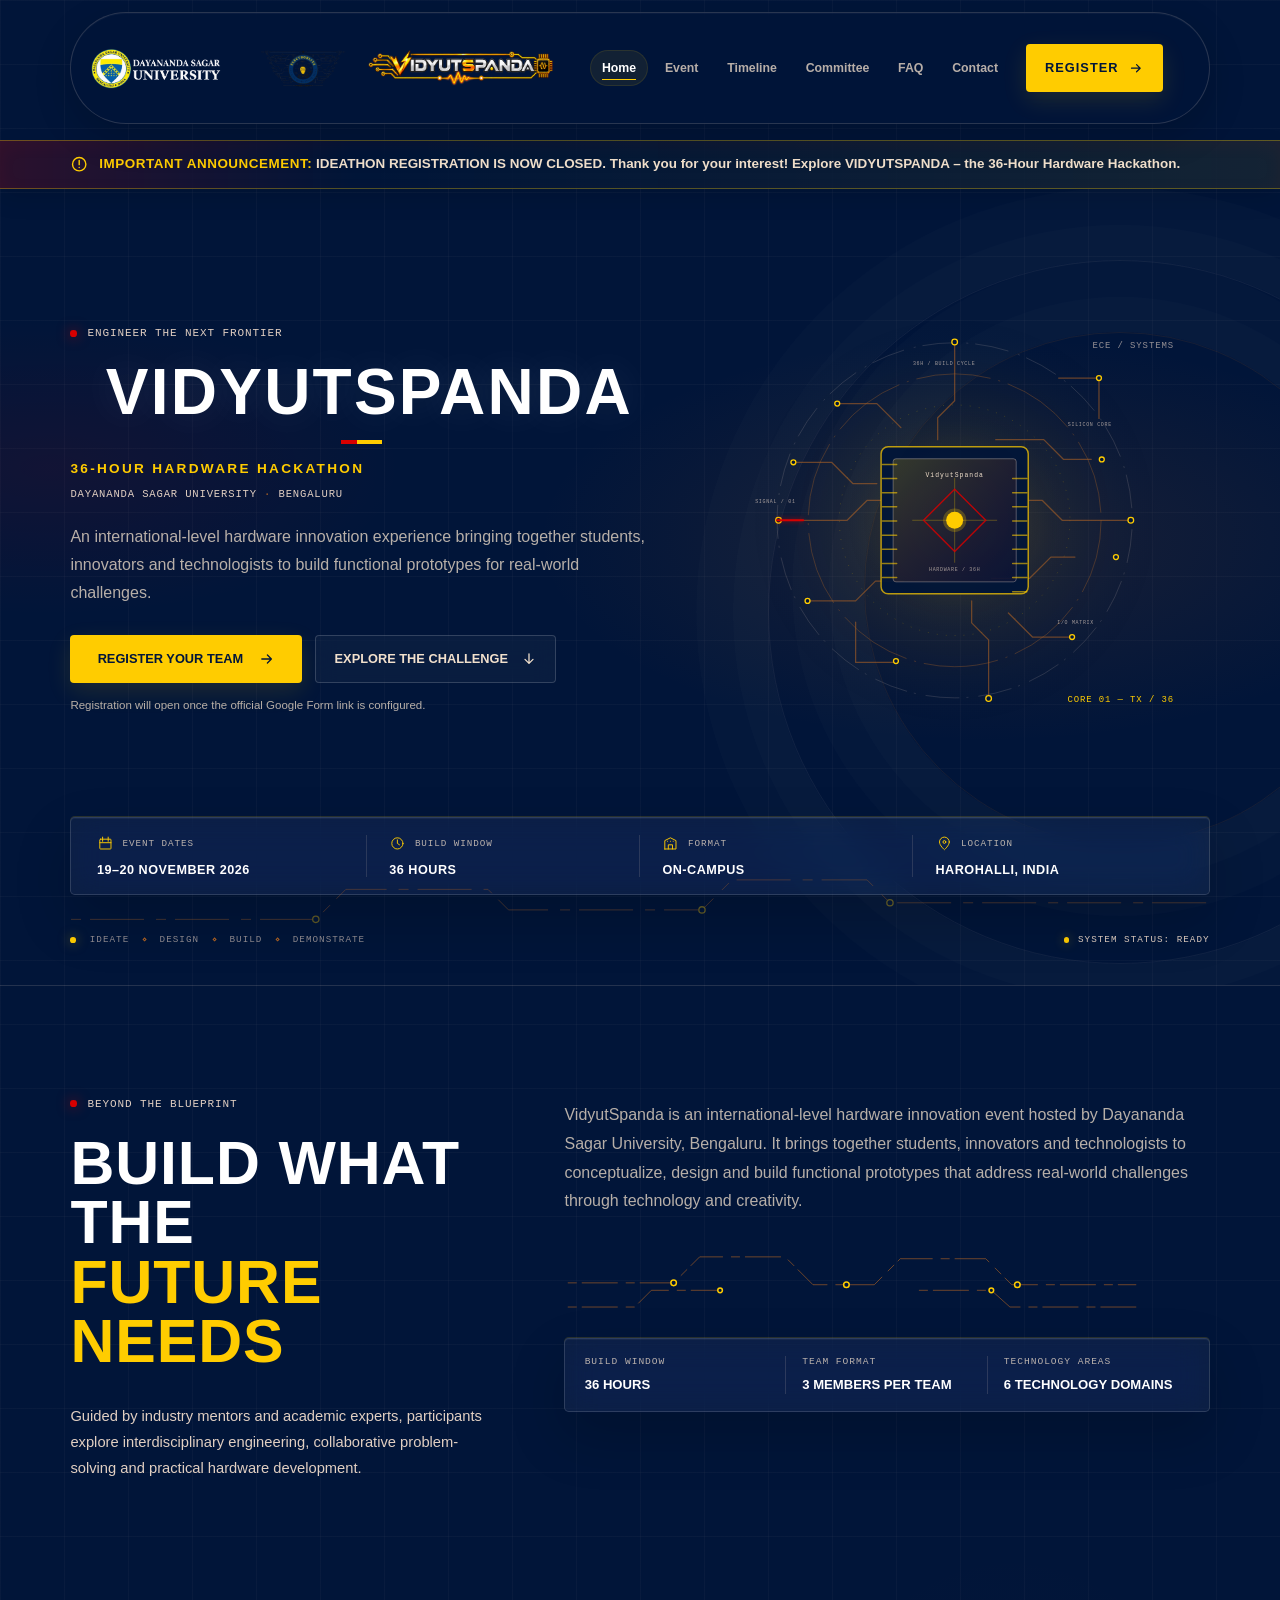
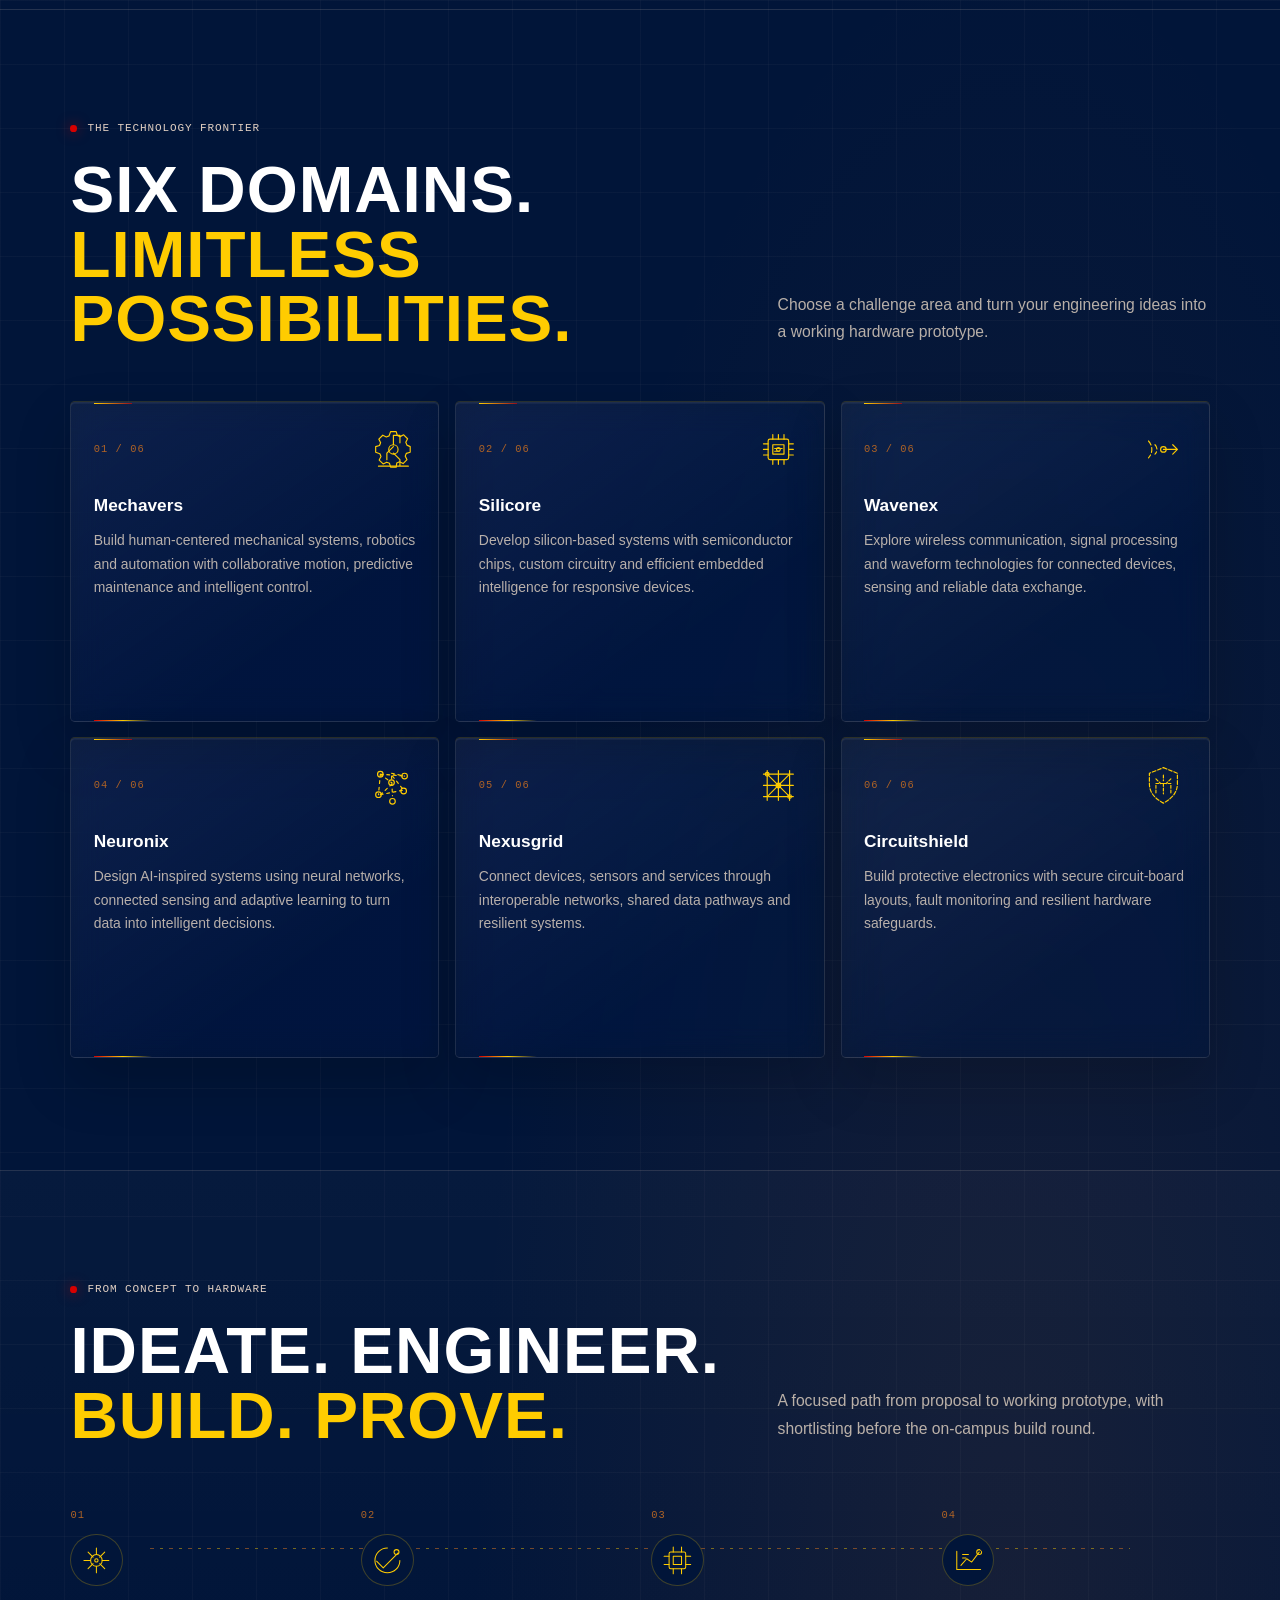
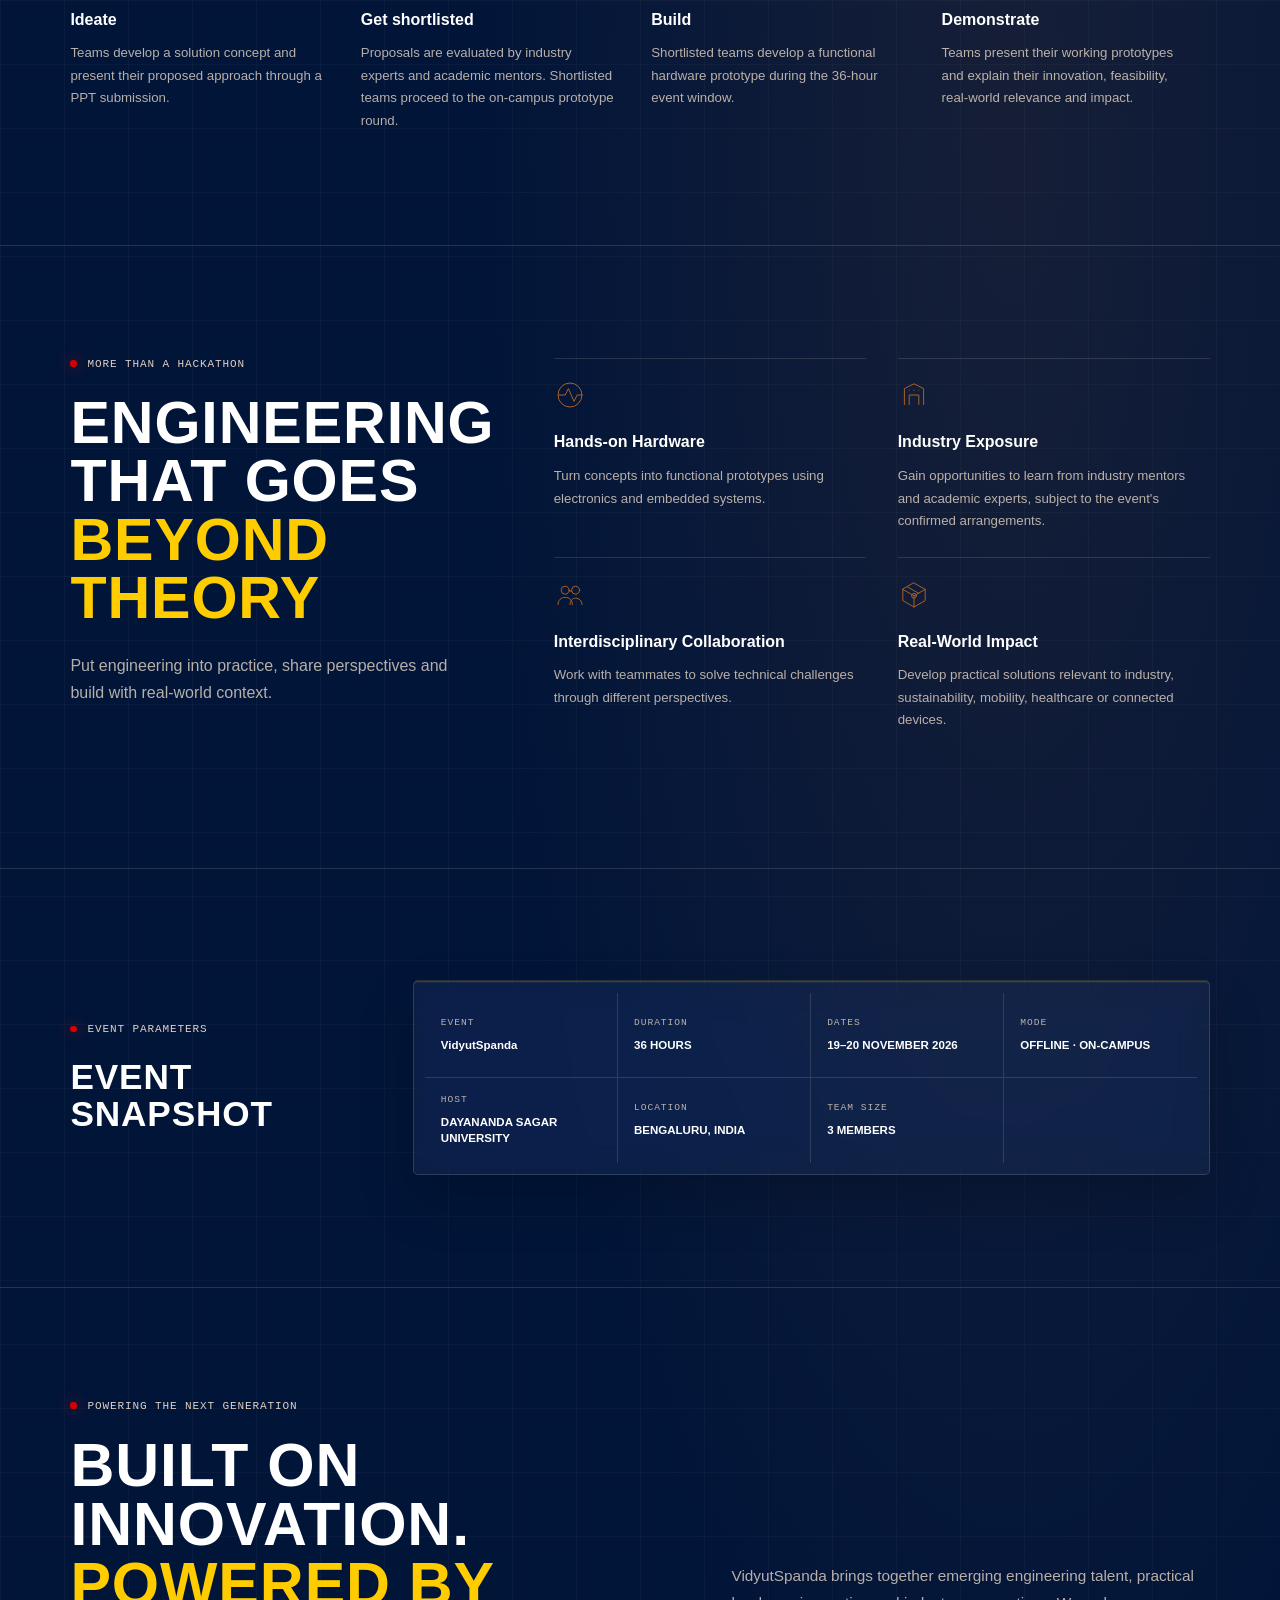
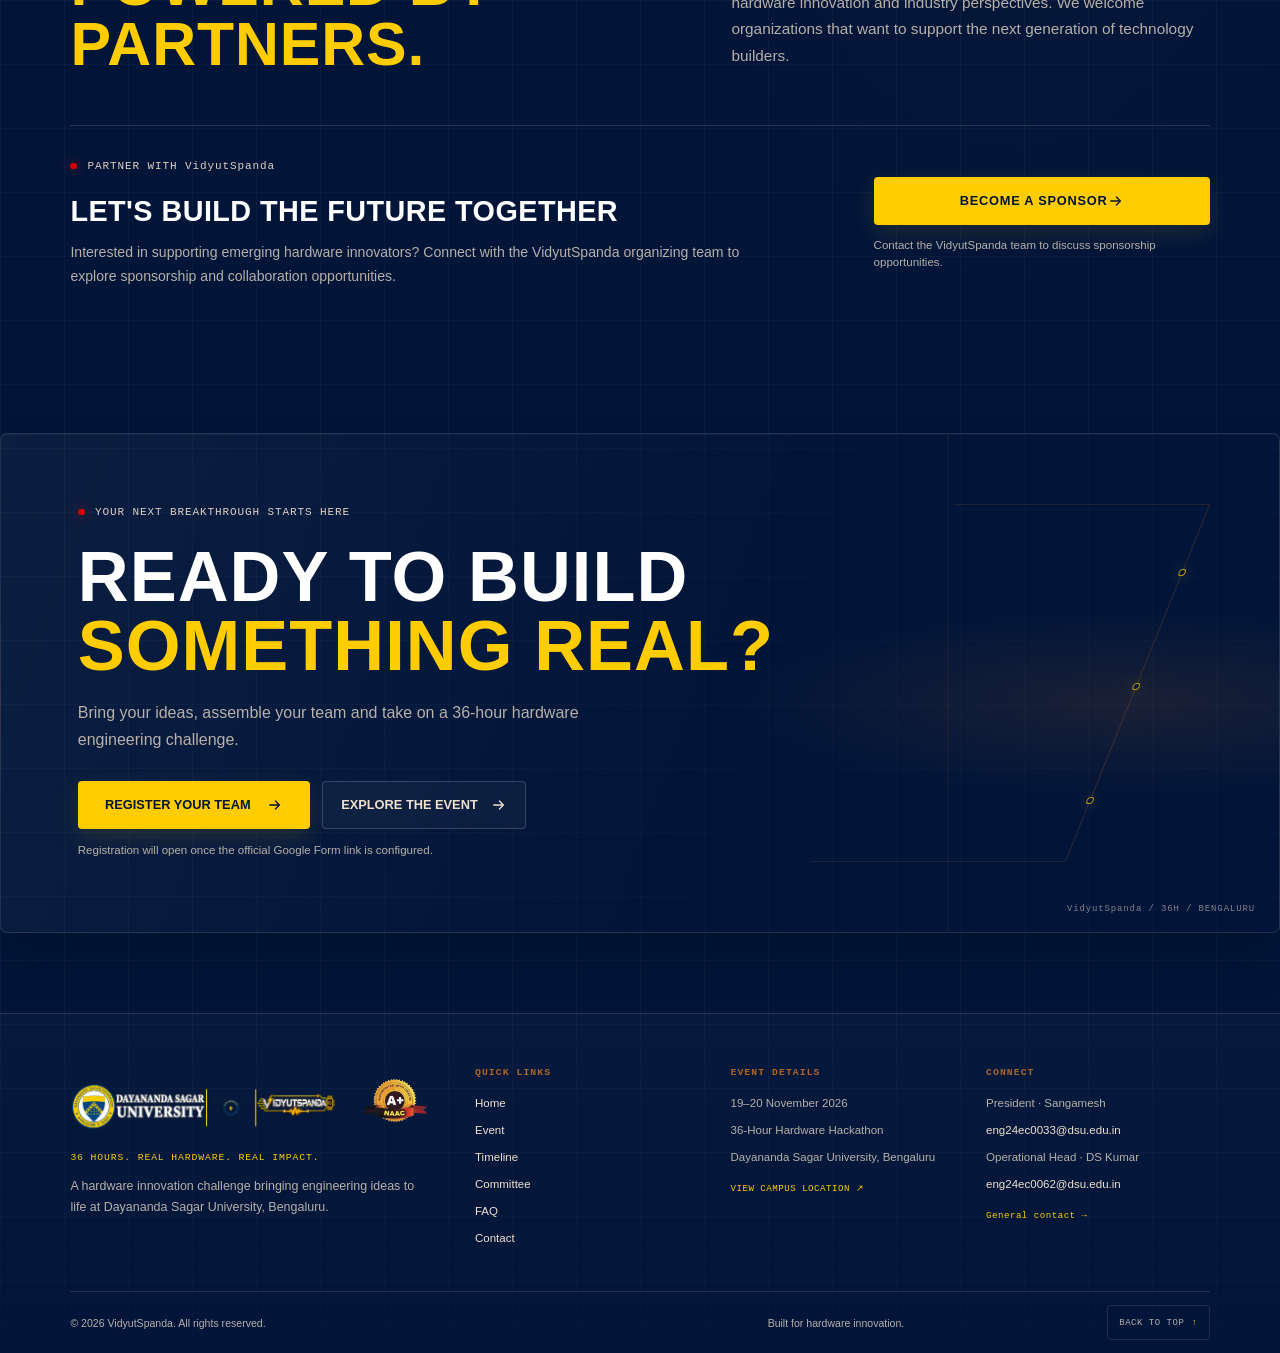
<file: index.html>
<!doctype html>
<html lang="en">
<head>
  <meta charset="utf-8">
  <meta name="viewport" content="width=device-width, initial-scale=1">
  <meta name="theme-color" content="#011539">
  <link rel="icon" type="image/png" sizes="16x16" href="assets/icons/Vidyutspanda/favicon-16x16.png">
  <link rel="icon" type="image/png" sizes="32x32" href="assets/icons/Vidyutspanda/favicon-32x32.png">
  <link rel="shortcut icon" href="assets/icons/Vidyutspanda/favicon.ico">
  <link rel="apple-touch-icon" sizes="180x180" href="assets/icons/Vidyutspanda/apple-touch-icon.png">
  <meta name="description" content="VidyutSpanda is a 36-hour hardware hackathon at Dayananda Sagar University, Bengaluru, on 19–20 November 2026.">
  <title>VidyutSpanda | Hardware, in motion</title>
  <link rel="stylesheet" href="css/style.css">
  <link rel="stylesheet" href="css/components.css">
  <link rel="stylesheet" href="css/responsive.css">
  <script src="js/animations.js"></script>
  <script src="js/config.js" defer></script>
  <script src="js/main.js" defer></script>
</head>
<body data-page="home">
  <p class="visually-hidden" data-loader-announcement role="status" aria-live="polite" aria-atomic="true">Preparing the VidyutSpanda experience.</p>
  <div class="system-loader" data-system-loader data-loader-stage="0" aria-hidden="true">
    <div class="loader-grid"></div>
    <div class="loader-light-sweep"></div>
    <svg class="loader-circuit" viewBox="0 0 1440 900" preserveAspectRatio="none" focusable="false">
      <g class="loader-traces" fill="none" stroke-linecap="round" stroke-linejoin="round">
        <path d="M-20 260h220l58 58h175l50-50h155" />
        <path d="M1460 210h-196l-74 74h-110l-45 45h-95" />
        <path d="M-20 650h242l82-82h132l55-55h112" />
        <path d="M1460 690h-244l-72-72h-105l-64-64h-93" />
        <path d="M720 -20v135l-44 44v96" />
        <path d="M720 920V790l54-54v-92" />
      </g>
      <g class="loader-nodes">
        <circle cx="200" cy="260" r="4" /><circle cx="638" cy="326" r="4" />
        <circle cx="1176" cy="210" r="4" /><circle cx="940" cy="374" r="4" />
        <circle cx="222" cy="650" r="4" /><circle cx="603" cy="513" r="4" />
        <circle cx="1216" cy="690" r="4" /><circle cx="882" cy="554" r="4" />
        <circle cx="720" cy="211" r="4" /><circle cx="774" cy="644" r="4" />
      </g>
    </svg>
    <div class="loader-content">
      <p class="loader-kicker">HARDWARE / DEEP TECH / 2026</p>
      <img class="loader-logo" src="assets/vidhyuthSpanda-logo.png" alt="VidyutSpanda Logo">
      <p class="loader-subtitle">36-HOUR HARDWARE HACKATHON</p>
      <p class="loader-host">DAYANANDA SAGAR UNIVERSITY <span aria-hidden="true">·</span> BENGALURU</p>
      <div class="loader-power" aria-hidden="true">
        <div class="loader-track"><span class="loader-track-fill"></span><i></i><i></i><i></i><i></i></div>
        <div class="loader-stages">
          <span class="is-current">INITIALIZING SYSTEM</span>
          <span>CALIBRATING CIRCUITS</span>
          <span>SYSTEM READY</span>
        </div>
      </div>
    </div>
    <span class="loader-scanline" aria-hidden="true"></span>
  </div>

  <a class="skip-link" href="#main-content">Skip to content</a>

  <header class="site-header" id="page-top" data-site-header>
    <a class="brand" href="index.html" aria-label="VidyutSpanda home">
      <span class="brand-logos">
        <img class="brand-logo brand-logo-dsu" src="assets/images/logos/dsu-logo.png" alt="Dayananda Sagar University">
        <img class="brand-logo brand-logo-ece" src="assets/images/logos/ece-club-logo.png" alt="ECE Technical Club">
        <img class="brand-logo brand-logo-vidyutspanda" src="assets/vidhyuthSpanda-logo.png" alt="VidyutSpanda">
      </span>
    </a>
    <nav class="site-nav" id="primary-navigation" aria-label="Main navigation">
      <div class="nav-links">
        <a class="nav-link" data-nav="home" href="index.html">Home</a>
        <a class="nav-link" data-nav="event" href="event.html">Event</a>
        <a class="nav-link" data-nav="timeline" href="timeline.html">Timeline</a>
        <a class="nav-link" data-nav="committee" href="committee.html">Committee</a>
        <a class="nav-link" data-nav="faq" href="faq.html">FAQ</a>
        <a class="nav-link" data-nav="contact" href="contact.html">Contact</a>
      </div>
      <div class="nav-actions">
        <a class="button button-primary nav-register" href="https://unstop.com/o/ghMEq2z?lb=use8bmqW&utm_medium=Share&utm_source=WhatsApp" target="_blank" rel="noopener noreferrer">
          <span>REGISTER</span>
          <svg aria-hidden="true" viewBox="0 0 20 20" focusable="false"><path d="M3.5 10h12m-5-5 5 5-5 5" /></svg>
        </a>
        <span class="nav-registration-note visually-hidden" id="nav-registration-status" data-registration-status role="status" aria-live="polite" aria-atomic="true">Registration will open once the official Google Form link is configured.</span>
      </div>
    </nav>
    <button class="menu-toggle" type="button" aria-label="Open navigation menu" aria-expanded="false" aria-controls="primary-navigation">
      <span class="menu-icon" aria-hidden="true"><span></span><span></span></span>
    </button>
  </header>

  <section class="announcement-banner" aria-label="Important announcement">
    <div class="announcement-track">
      <p class="announcement-message">
        <svg aria-hidden="true" viewBox="0 0 20 20" focusable="false">
          <circle cx="10" cy="10" r="7.25" />
          <path d="M10 5.8v4.7m0 3.1v.1" />
        </svg>
        <span><strong>IMPORTANT ANNOUNCEMENT:</strong> IDEATHON REGISTRATION IS NOW CLOSED. Thank you for your interest! Explore VIDYUTSPANDA – the 36-Hour Hardware Hackathon.</span>
      </p>
      <p class="announcement-message" aria-hidden="true">
        <svg aria-hidden="true" viewBox="0 0 20 20" focusable="false">
          <circle cx="10" cy="10" r="7.25" />
          <path d="M10 5.8v4.7m0 3.1v.1" />
        </svg>
        <span><strong>IMPORTANT ANNOUNCEMENT:</strong> IDEATHON REGISTRATION IS NOW CLOSED. Thank you for your interest! Explore VIDYUTSPANDA – the 36-Hour Hardware Hackathon.</span>
      </p>
    </div>
  </section>

  <main id="main-content">
    <section class="hero-section page-shell" aria-labelledby="hero-title">
      <div class="hero-atmosphere" aria-hidden="true"></div>
      <div class="hero-copy reveal-stagger">
        <p class="eyebrow" data-reveal><span class="signal-dot" aria-hidden="true"></span> ENGINEER THE NEXT FRONTIER</p>
        <h1 class="hero-title" id="hero-title" data-reveal>VIDYUTSPANDA</h1>
        <p class="hero-event-type" data-reveal>36-HOUR HARDWARE HACKATHON</p>
        <p class="hero-host" data-reveal>DAYANANDA SAGAR UNIVERSITY <span aria-hidden="true">·</span> BENGALURU</p>
        <p class="hero-description" data-reveal>An international-level hardware innovation experience bringing together students, innovators and technologists to build functional prototypes for real-world challenges.</p>
        <div class="hero-actions" data-reveal>
          <a class="button button-primary register-button" href="https://unstop.com/o/ghMEq2z?lb=use8bmqW&utm_medium=Share&utm_source=WhatsApp" target="_blank" rel="noopener noreferrer">
            <span>REGISTER YOUR TEAM</span>
            <svg aria-hidden="true" viewBox="0 0 20 20" focusable="false"><path d="M3.5 10h12m-5-5 5 5-5 5" /></svg>
          </a>
          <a class="button button-secondary" href="#challenge">
            <span>EXPLORE THE CHALLENGE</span>
            <svg aria-hidden="true" viewBox="0 0 20 20" focusable="false"><path d="M10 3.5v12m-5-5 5 5 5-5" /></svg>
          </a>
        </div>
        <p class="registration-note" id="registration-status" data-registration-status role="status" aria-live="polite">Registration will open once the official Google Form link is configured.</p>
      </div>

      <figure class="hero-visual animate-fade-in" data-reveal aria-label="Original VidyutSpanda microchip and circuit illustration">
        <svg class="chip-illustration" viewBox="0 0 720 620" role="img" aria-labelledby="chip-title chip-description" focusable="false">
          <title id="chip-title">VidyutSpanda hardware innovation core</title>
          <desc id="chip-description">A central semiconductor die connected to concentric circuit rings, fine board traces and signal nodes.</desc>
          <defs>
            <linearGradient id="die-light" x1="0" y1="0" x2="1" y2="1">
              <stop offset="0" stop-color="#FFCC00" stop-opacity="0.2" />
              <stop offset="1" stop-color="#D70000" stop-opacity="0.04" />
            </linearGradient>
            <radialGradient id="core-light">
              <stop offset="0" stop-color="#FFCC00" stop-opacity="0.16" />
              <stop offset="1" stop-color="#011539" stop-opacity="0" />
            </radialGradient>
          </defs>
          <circle class="chip-halo" cx="360" cy="310" r="286" />
          <circle class="chip-ring chip-ring-outer" cx="360" cy="310" r="251" />
          <circle class="chip-ring chip-ring-mid" cx="360" cy="310" r="207" />
          <circle class="chip-ring chip-ring-inner" cx="360" cy="310" r="163" />
          <circle class="chip-core-glow" cx="360" cy="310" r="160" />
          <g class="chip-traces">
            <path d="M111 310H208l28-28h39m334 28h-97l-28-28h-39" />
            <path d="M132 228h54l30 30h34m280 104h-34l-30 30h-54" />
            <path d="M194 145h56l34 34m152 262 34 34h56" />
            <path d="M360 58v83l-24 24v31m48 228v31l24 24v83" />
            <path d="M152 424h68l28-28h39m266-172h-39l-28-28h-68" />
            <path d="M507 109h57v57m-344 288v57h57" />
          </g>
          <g class="chip-nodes">
            <circle cx="111" cy="310" r="4" /><circle cx="609" cy="310" r="4" />
            <circle cx="132" cy="228" r="3.5" /><circle cx="588" cy="362" r="3.5" />
            <circle cx="194" cy="145" r="3.5" /><circle cx="526" cy="475" r="3.5" />
            <circle cx="360" cy="58" r="4" /><circle cx="408" cy="562" r="4" />
            <circle cx="152" cy="424" r="3.5" /><circle cx="568" cy="224" r="3.5" />
            <circle cx="564" cy="109" r="3.5" /><circle cx="277" cy="509" r="3.5" />
          </g>
          <path class="chip-signal" d="M109 310h115l24-24h42" />
          <g class="chip-die">
            <rect class="die-frame" x="256" y="206" width="208" height="208" rx="10" />
            <rect class="die-inner" x="273" y="223" width="174" height="174" rx="4" />
            <path class="die-cross" d="M300 310h120M360 250v120" />
            <path class="die-diamond" d="m360 266 44 44-44 44-44-44z" />
            <circle class="die-node" cx="360" cy="310" r="12" />
            <text class="die-label" x="360" y="249" text-anchor="middle">VidyutSpanda</text>
            <text class="die-code" x="360" y="382" text-anchor="middle">HARDWARE / 36H</text>
            <path class="die-pin" d="M278 231h-20m20 20h-20m20 20h-20m20 20h-20m20 20h-20m20 20h-20m20 20h-20m20 20h-20m20 20h-20m184-140h20m-20 20h20m-20 20h20m-20 20h20m-20 20h20m-20 20h20m-20 20h20m-20 20h20m-20 20h20" />
          </g>
          <g class="chip-annotation">
            <text x="78" y="286">SIGNAL / 01</text>
            <text x="520" y="177">SILICON CORE</text>
            <text x="505" y="457">I/O MATRIX</text>
            <text x="301" y="91">36H / BUILD CYCLE</text>
          </g>
        </svg>
        <span class="visual-index visual-index-top" aria-hidden="true">ECE / SYSTEMS</span>
        <span class="visual-index visual-index-bottom" aria-hidden="true">CORE 01 — TX / 36</span>
      </figure>

      <dl class="hero-facts glass-panel" aria-label="Event details" data-reveal>
        <div class="hero-fact">
          <dt>
            <svg aria-hidden="true" viewBox="0 0 24 24" focusable="false"><rect x="4" y="6" width="16" height="14" rx="1" /><path d="M8 3v6m8-6v6M4 11h16" /></svg>
            EVENT DATES
          </dt>
          <dd>19–20 NOVEMBER 2026</dd>
          <svg class="sponsor-heading-circuit" viewBox="0 0 1440 120" aria-hidden="true" focusable="false"><path d="M0 82h310l38-38h180l26 26h245l38-38h171l29 29h403"/><circle cx="310" cy="82" r="4"/><circle cx="799" cy="70" r="4"/><circle cx="1037" cy="61" r="4"/></svg>
        </div>
        <div class="hero-fact">
          <dt>
            <svg aria-hidden="true" viewBox="0 0 24 24" focusable="false"><circle cx="12" cy="12" r="8" /><path d="M12 7v5l3 2" /></svg>
            BUILD WINDOW
          </dt>
          <dd>36 HOURS</dd>
        </div>
        <div class="hero-fact">
          <dt>
            <svg aria-hidden="true" viewBox="0 0 24 24" focusable="false"><path d="M4 20V8l8-4 8 4v12H4Z" /><path d="M9 20v-6h6v6M8 9h.01M12 9h.01M16 9h.01" /></svg>
            FORMAT
          </dt>
          <dd>ON-CAMPUS</dd>
        </div>
        <div class="hero-fact">
          <dt>
            <svg aria-hidden="true" viewBox="0 0 24 24" focusable="false"><path d="M19 10c0 5-7 11-7 11S5 15 5 10a7 7 0 1 1 14 0Z" /><circle cx="12" cy="10" r="2" /></svg>
            LOCATION
          </dt>
          <dd>HAROHALLI, INDIA</dd>
        </div>
      </dl>

      <div class="hero-microstrip" aria-label="Ideate, design, build, demonstrate. System status ready.">
        <p><span class="microstrip-light" aria-hidden="true"></span> IDEATE <i></i> DESIGN <i></i> BUILD <i></i> DEMONSTRATE</p>
        <p class="system-ready"><span aria-hidden="true"></span> SYSTEM STATUS: READY</p>
      </div>
    </section>

    <section class="challenge-section page-shell" id="challenge" aria-labelledby="challenge-title">
      <div class="challenge-heading" data-reveal>
        <p class="eyebrow"><span class="signal-dot" aria-hidden="true"></span> BEYOND THE BLUEPRINT</p>
        <h2 id="challenge-title">BUILD WHAT THE<br><span>FUTURE NEEDS</span></h2>
        <p class="challenge-supporting">Guided by industry mentors and academic experts, participants explore interdisciplinary engineering, collaborative problem-solving and practical hardware development.</p>
      </div>
      <div class="challenge-content">
        <p class="challenge-description" data-reveal>VidyutSpanda is an international-level hardware innovation event hosted by Dayananda Sagar University, Bengaluru. It brings together students, innovators and technologists to conceptualize, design and build functional prototypes that address real-world challenges through technology and creativity.</p>
        <svg class="challenge-schematic" viewBox="0 0 620 86" aria-hidden="true" focusable="false">
          <path d="M4 44h114l28-28h92l30 30h66l28-28h92l28 28h134" />
          <path d="M4 70h72l18-18h74m214 0h78l20 18h136" />
          <circle cx="118" cy="44" r="3" /><circle cx="304" cy="46" r="3" /><circle cx="488" cy="46" r="3" />
          <circle cx="168" cy="52" r="2.5" /><circle cx="460" cy="52" r="2.5" />
        </svg>
        <dl class="challenge-stats glass-panel reveal-stagger" aria-label="Event at a glance">
          <div class="challenge-stat reveal-on-scroll"><dt>BUILD WINDOW</dt><dd>36 HOURS</dd></div>
          <div class="challenge-stat reveal-on-scroll"><dt>TEAM FORMAT</dt><dd>3 MEMBERS PER TEAM</dd></div>
          <div class="challenge-stat reveal-on-scroll"><dt>TECHNOLOGY AREAS</dt><dd>6 TECHNOLOGY DOMAINS</dd></div>
        </dl>
      </div>
    </section>

    <section class="domains-section page-shell" id="domains" aria-labelledby="domains-title">
      <header class="section-heading" data-reveal>
        <div>
          <p class="eyebrow"><span class="signal-dot" aria-hidden="true"></span> THE TECHNOLOGY FRONTIER</p>
          <h2 id="domains-title">SIX DOMAINS.<br><span>LIMITLESS POSSIBILITIES.</span></h2>
        </div>
        <p class="section-intro">Choose a challenge area and turn your engineering ideas into a working hardware prototype.</p>
      </header>
      <div class="domain-cards reveal-stagger">
        <article class="domain-card glass-panel reveal-on-scroll">
          <div class="domain-card-top"><span class="domain-number">01 / 06</span><svg class="domain-icon domain-visual--mechavers" aria-hidden="true" viewBox="0 0 48 48" focusable="false"><g class="domain-gear"><path d="M21 5h6l1.2 4.1 3 1.2 3.8-1.9 4.2 4.2-1.9 3.8 1.2 3L42 21v6l-4.1 1.2-1.2 3 1.9 3.8-4.2 4.2-3.8-1.9-3 1.2L27 43h-6l-1.2-4.1-3-1.2-3.8 1.9-4.2-4.2 1.9-3.8-1.2-3L5 27v-6l4.1-1.2 1.2-3-1.9-3.8 4.2-4.2 3.8 1.9 3-1.2z"/><circle cx="24" cy="24" r="5"/></g><path d="M8 42h32M24 19V9m0 0h7v8m-7 4-7 7v7m7-7 7 7v7"/></svg></div>
          <h3>Mechavers</h3>
          <p>Build human-centered mechanical systems, robotics and automation with collaborative motion, predictive maintenance and intelligent control.</p>
          <span class="domain-card-signal" aria-hidden="true"></span>
        </article>
        <article class="domain-card glass-panel reveal-on-scroll">
          <div class="domain-card-top"><span class="domain-number">02 / 06</span><svg class="domain-icon domain-visual--silicore" aria-hidden="true" viewBox="0 0 48 48" focusable="false"><rect x="13" y="13" width="22" height="22" rx="2"/><path d="M18 19h12v10H18zM20 23h8m-8 3h5M18 8v5m6-5v5m6-5v5m-12 22v5m6-5v5m6-5v5M8 18h5m-5 6h5m-5 6h5m22-12h5m-5 6h5m-5 6h5"/><circle class="domain-chip-core" cx="24" cy="24" r="2"/></svg></div>
          <h3>Silicore</h3>
          <p>Develop silicon-based systems with semiconductor chips, custom circuitry and efficient embedded intelligence for responsive devices.</p>
          <span class="domain-card-signal" aria-hidden="true"></span>
        </article>
        <article class="domain-card glass-panel reveal-on-scroll">
          <div class="domain-card-top"><span class="domain-number">03 / 06</span><svg class="domain-icon domain-visual--wavenex" aria-hidden="true" viewBox="0 0 48 48" focusable="false"><path class="domain-wave domain-wave--outer" d="M8 15a13 13 0 0 1 0 18"/><path class="domain-wave domain-wave--middle" d="M15 19a7 7 0 0 1 0 10"/><path d="M24 24h15m-5-5 5 5-5 5"/><circle cx="24" cy="24" r="3"/></svg></div>
          <h3>Wavenex</h3>
          <p>Explore wireless communication, signal processing and waveform technologies for connected devices, sensing and reliable data exchange.</p>
          <span class="domain-card-signal" aria-hidden="true"></span>
        </article>
        <article class="domain-card glass-panel reveal-on-scroll">
          <div class="domain-card-top"><span class="domain-number">04 / 06</span><svg class="domain-icon domain-visual--neuronix" aria-hidden="true" viewBox="0 0 48 48" focusable="false"><g class="domain-neural-links"><path d="m10 12 12 9m-12-9-2 22m2-22 26 2m-26 20 12-11m-12 11 25-5m-13-18 14 3m-14 0 1 21m0-21 12 15"/></g><g class="domain-neural-nodes"><circle cx="10" cy="12" r="3"/><circle cx="22" cy="21" r="3"/><circle cx="36" cy="14" r="3"/><circle cx="8" cy="34" r="3"/><circle cx="23" cy="41" r="3"/><circle cx="35" cy="30" r="3"/></g></svg></div>
          <h3>Neuronix</h3>
          <p>Design AI-inspired systems using neural networks, connected sensing and adaptive learning to turn data into intelligent decisions.</p>
          <span class="domain-card-signal" aria-hidden="true"></span>
        </article>
        <article class="domain-card glass-panel reveal-on-scroll">
          <div class="domain-card-top"><span class="domain-number">05 / 06</span><svg class="domain-icon domain-visual--nexusgrid" aria-hidden="true" viewBox="0 0 48 48" focusable="false"><g class="domain-grid-lines"><path d="M8 12h32M8 24h32M8 36h32M12 8v32M24 8v32M36 8v32"/></g><g class="domain-grid-nodes"><circle cx="12" cy="12" r="2"/><circle cx="24" cy="24" r="2.5"/><circle cx="36" cy="36" r="2"/></g><path d="m12 12 12 12 12-12m-24 24 12-12 12 12"/></svg></div>
          <h3>Nexusgrid</h3>
          <p>Connect devices, sensors and services through interoperable networks, shared data pathways and resilient systems.</p>
          <span class="domain-card-signal" aria-hidden="true"></span>
        </article>
        <article class="domain-card glass-panel reveal-on-scroll">
          <div class="domain-card-top"><span class="domain-number">06 / 06</span><svg class="domain-icon domain-visual--circuitshield" aria-hidden="true" viewBox="0 0 48 48" focusable="false"><path class="domain-shield-outline" d="M24 5 39 11v11c0 10-6 16-15 21C15 38 9 32 9 22V11z"/><path class="domain-shield-traces" d="M24 13v6m-8-2 5 5m11-5-5 5m-3 0h8v7m-8-7h-8v7m8-7v11m-8-4v4m16-4v4"/></svg></div>
          <h3>Circuitshield</h3>
          <p>Build protective electronics with secure circuit-board layouts, fault monitoring and resilient hardware safeguards.</p>
          <span class="domain-card-signal" aria-hidden="true"></span>
        </article>
      </div>
    </section>

    <section class="experience-section page-shell" id="experience" aria-labelledby="experience-title">
      <header class="section-heading experience-heading" data-reveal>
        <div>
          <p class="eyebrow"><span class="signal-dot" aria-hidden="true"></span> FROM CONCEPT TO HARDWARE</p>
          <h2 id="experience-title">IDEATE. ENGINEER.<br><span>BUILD. PROVE.</span></h2>
        </div>
        <p class="section-intro">A focused path from proposal to working prototype, with shortlisting before the on-campus build round.</p>
      </header>
      <ol class="process-list reveal-stagger">
        <li class="process-step reveal-on-scroll">
          <span class="process-index">01</span>
          <svg aria-hidden="true" viewBox="0 0 40 40" focusable="false"><path d="M20 5v8m0 14v8M5 20h8m14 0h8M10 10l6 6m8 8 6 6m0-20-6 6m-8 8-6 6"/><circle cx="20" cy="20" r="7"/><circle cx="20" cy="20" r="2"/></svg>
          <h3>Ideate</h3>
          <p>Teams develop a solution concept and present their proposed approach through a PPT submission.</p>
        </li>
        <li class="process-step reveal-on-scroll">
          <span class="process-index">02</span>
          <svg aria-hidden="true" viewBox="0 0 40 40" focusable="false"><path d="m7 21 8 8L33 11"/><path d="M20 5a15 15 0 1 0 15 15"/><circle cx="31" cy="10" r="3"/></svg>
          <h3>Get shortlisted</h3>
          <p>Proposals are evaluated by industry experts and academic mentors. Shortlisted teams proceed to the on-campus prototype round.</p>
        </li>
        <li class="process-step reveal-on-scroll">
          <span class="process-index">03</span>
          <svg aria-hidden="true" viewBox="0 0 40 40" focusable="false"><rect x="10" y="10" width="20" height="20" rx="2"/><path d="M15 15h10v10H15zM15 4v6m10-6v6M15 30v6m10-6v6M4 15h6m-6 10h6m20-10h6m-6 10h6"/></svg>
          <h3>Build</h3>
          <p>Shortlisted teams develop a functional hardware prototype during the 36-hour event window.</p>
        </li>
        <li class="process-step reveal-on-scroll">
          <span class="process-index">04</span>
          <svg aria-hidden="true" viewBox="0 0 40 40" focusable="false"><path d="M6 31V9m0 22h29M11 26l7-8 6 4 9-12"/><circle cx="33" cy="10" r="3"/><path d="M13 13h7m-7 4h4"/></svg>
          <h3>Demonstrate</h3>
          <p>Teams present their working prototypes and explain their innovation, feasibility, real-world relevance and impact.</p>
        </li>
      </ol>
    </section>

    <section class="benefits-section page-shell" id="benefits" aria-labelledby="benefits-title">
      <div class="benefits-heading" data-reveal>
        <p class="eyebrow"><span class="signal-dot" aria-hidden="true"></span> MORE THAN A HACKATHON</p>
        <h2 id="benefits-title">ENGINEERING THAT GOES <span>BEYOND THEORY</span></h2>
        <p>Put engineering into practice, share perspectives and build with real-world context.</p>
      </div>
      <div class="benefit-grid reveal-stagger">
        <article class="benefit-block reveal-on-scroll">
          <svg aria-hidden="true" viewBox="0 0 40 40" focusable="false"><path d="M6 20h8l4-8 7 16 4-8h5"/><circle cx="20" cy="20" r="15"/></svg>
          <h3>Hands-on Hardware</h3>
          <p>Turn concepts into functional prototypes using electronics and embedded systems.</p>
        </article>
        <article class="benefit-block reveal-on-scroll">
          <svg aria-hidden="true" viewBox="0 0 40 40" focusable="false"><path d="M8 32V12l12-6 12 6v20M14 32V20h12v12M14 14h.01M20 14h.01M26 14h.01"/></svg>
          <h3>Industry Exposure</h3>
          <p>Gain opportunities to learn from industry mentors and academic experts, subject to the event's confirmed arrangements.</p>
        </article>
        <article class="benefit-block reveal-on-scroll">
          <svg aria-hidden="true" viewBox="0 0 40 40" focusable="false"><circle cx="14" cy="14" r="5"/><circle cx="27" cy="14" r="5"/><path d="M5 32c0-6 4-9 9-9s9 3 9 9m-3 0c0-5 3-8 7-8s8 3 8 8M19 15h3"/></svg>
          <h3>Interdisciplinary Collaboration</h3>
          <p>Work with teammates to solve technical challenges through different perspectives.</p>
        </article>
        <article class="benefit-block reveal-on-scroll">
          <svg aria-hidden="true" viewBox="0 0 40 40" focusable="false"><path d="M20 5 34 13v14l-14 8-14-8V13zM6 13l14 8 14-8M20 21v14m-8-25 14 8"/><circle cx="20" cy="21" r="3"/></svg>
          <h3>Real-World Impact</h3>
          <p>Develop practical solutions relevant to industry, sustainability, mobility, healthcare or connected devices.</p>
        </article>
      </div>
    </section>

    <section class="snapshot-section page-shell" id="event-snapshot" aria-labelledby="snapshot-title">
      <div class="snapshot-heading" data-reveal>
        <p class="eyebrow"><span class="signal-dot" aria-hidden="true"></span> EVENT PARAMETERS</p>
        <h2 id="snapshot-title">EVENT SNAPSHOT</h2>
      </div>
      <dl class="snapshot-panel glass-panel reveal-stagger">
        <div class="snapshot-item reveal-on-scroll"><dt>EVENT</dt><dd>VidyutSpanda</dd></div>
        <div class="snapshot-item reveal-on-scroll"><dt>DURATION</dt><dd>36 HOURS</dd></div>
        <div class="snapshot-item reveal-on-scroll"><dt>DATES</dt><dd>19–20 NOVEMBER 2026</dd></div>
        <div class="snapshot-item reveal-on-scroll"><dt>MODE</dt><dd>OFFLINE · ON-CAMPUS</dd></div>
        <div class="snapshot-item reveal-on-scroll"><dt>HOST</dt><dd>DAYANANDA SAGAR UNIVERSITY</dd></div>
        <div class="snapshot-item reveal-on-scroll"><dt>LOCATION</dt><dd>BENGALURU, INDIA</dd></div>
        <div class="snapshot-item reveal-on-scroll"><dt>TEAM SIZE</dt><dd>3 MEMBERS</dd></div>
      </dl>
    </section>

    <section class="sponsors-section page-shell" id="sponsors" aria-labelledby="sponsors-title">
      <header class="sponsors-heading" data-reveal>
        <div class="sponsors-title-copy">
          <p class="eyebrow"><span class="signal-dot" aria-hidden="true"></span> POWERING THE NEXT GENERATION</p>
          <h2 id="sponsors-title">BUILT ON INNOVATION.<br><span>POWERED BY PARTNERS.</span></h2>
        </div>
        <p class="sponsors-intro">VidyutSpanda brings together emerging engineering talent, practical hardware innovation and industry perspectives. We welcome organizations that want to support the next generation of technology builders.</p>
      </header>
      <aside class="partnership-cta" aria-labelledby="partnership-title" data-reveal>
        <div class="partnership-copy">
          <p class="eyebrow"><span class="signal-dot" aria-hidden="true"></span> PARTNER WITH VidyutSpanda</p>
          <h3 id="partnership-title">LET'S BUILD THE FUTURE TOGETHER</h3>
          <p>Interested in supporting emerging hardware innovators? Connect with the VidyutSpanda organizing team to explore sponsorship and collaboration opportunities.</p>
        </div>
        <div class="partnership-action">
          <a class="button button-primary partnership-button" href="contact.html" aria-describedby="partnership-status">
            <span>BECOME A SPONSOR</span>
            <svg aria-hidden="true" viewBox="0 0 20 20" focusable="false"><path d="M3.5 10h12m-5-5 5 5-5 5" /></svg>
          </a>
          <p class="partnership-status" id="partnership-status">Contact the VidyutSpanda team to discuss sponsorship opportunities.</p>
        </div>
      </aside>
    </section>

    <section class="closing-section page-shell" id="register" aria-labelledby="closing-title">
      <div class="closing-signal" aria-hidden="true"><span></span><span></span><span></span></div>
      <div class="closing-content" data-reveal>
        <p class="eyebrow"><span class="signal-dot" aria-hidden="true"></span> YOUR NEXT BREAKTHROUGH STARTS HERE</p>
        <h2 id="closing-title">READY TO BUILD<br><span>SOMETHING REAL?</span></h2>
        <p>Bring your ideas, assemble your team and take on a 36-hour hardware engineering challenge.</p>
        <div class="closing-actions">
          <a class="button button-primary register-button" href="https://unstop.com/o/ghMEq2z?lb=use8bmqW&utm_medium=Share&utm_source=WhatsApp" target="_blank" rel="noopener noreferrer">
            <span>REGISTER YOUR TEAM</span>
            <svg aria-hidden="true" viewBox="0 0 20 20" focusable="false"><path d="M3.5 10h12m-5-5 5 5-5 5" /></svg>
          </a>
          <a class="button button-secondary" href="event.html"><span>EXPLORE THE EVENT</span><svg aria-hidden="true" viewBox="0 0 20 20" focusable="false"><path d="M3.5 10h12m-5-5 5 5-5 5" /></svg></a>
        </div>
        <p class="registration-note" id="closing-registration-status" data-registration-status role="status" aria-live="polite">Registration will open once the official Google Form link is configured.</p>
      </div>
      <p class="closing-index" aria-hidden="true">VidyutSpanda / 36H / BENGALURU</p>
    </section>
  </main>

  <footer class="site-footer">
    <div class="footer-main">
      <section class="footer-brand-area" aria-label="About VidyutSpanda">
        <div class="footer-brand-logos">
          <a class="footer-brand" href="index.html"><img class="footer-brand-logo" src="assets/images/logo.png" alt="VidyutSpanda, Dayananda Sagar University, ECE Technical Club"></a>
          <img class="footer-naac-logo" src="assets/ExtraLOgo/Naac.png" alt="NAAC">
        </div>
        <p class="footer-tagline">36 HOURS. REAL HARDWARE. REAL IMPACT.</p>
        <p class="footer-description">A hardware innovation challenge bringing engineering ideas to life at Dayananda Sagar University, Bengaluru.</p>
      </section>
      <nav class="footer-column" aria-label="Quick links">
        <h2>QUICK LINKS</h2>
        <a href="index.html">Home</a><a href="event.html">Event</a><a href="timeline.html">Timeline</a><a href="committee.html">Committee</a><a href="faq.html">FAQ</a><a href="contact.html">Contact</a>
      </nav>
      <section class="footer-column" aria-label="Event details">
        <h2>EVENT DETAILS</h2>
        <p>19–20 November 2026</p><p>36-Hour Hardware Hackathon</p><p>Dayananda Sagar University, Bengaluru</p>
        <a class="footer-location-link" href="https://share.google/YrrwAQHzx1WKD2Qam" target="_blank" rel="noopener noreferrer">VIEW CAMPUS LOCATION <span aria-hidden="true">↗</span></a>
      </section>
      <section class="footer-column footer-connect" aria-label="Connect with the organizing team">
        <h2>CONNECT</h2>
        <p>President · Sangamesh</p><a href="mailto:ENG24EC0033@dsu.edu.in">eng24ec0033@dsu.edu.in</a>
        <p>Operational Head · DS Kumar</p><a href="mailto:ENG24EC0062@dsu.edu.in">eng24ec0062@dsu.edu.in</a>
        <a class="footer-contact-link" href="contact.html">General contact <span aria-hidden="true">→</span></a>
      </section>
    </div>
    <div class="footer-bottom"><p>© 2026 VidyutSpanda. All rights reserved.</p><p>Built for hardware innovation.</p><a class="footer-back-top" href="#page-top" aria-label="Back to top">BACK TO TOP <span aria-hidden="true">↑</span></a></div>
  </footer>
</body>
</html>
</file>
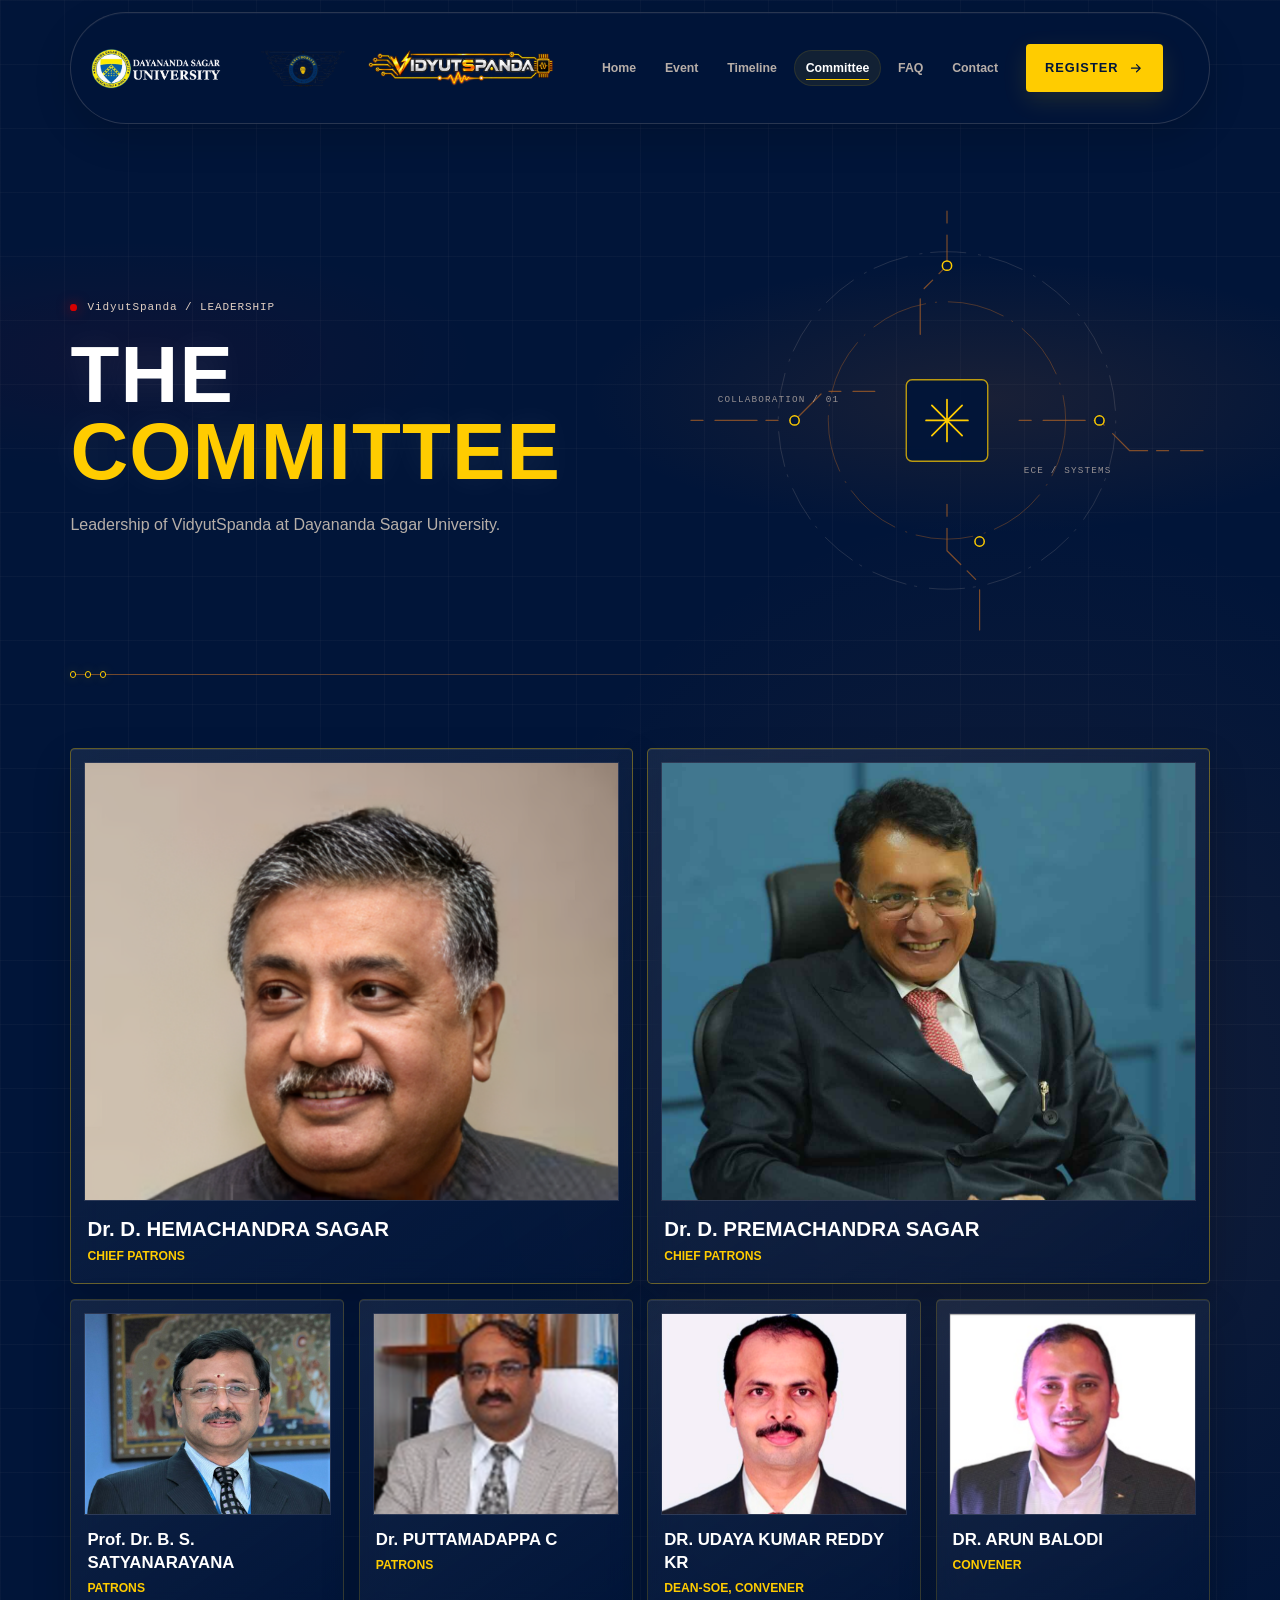
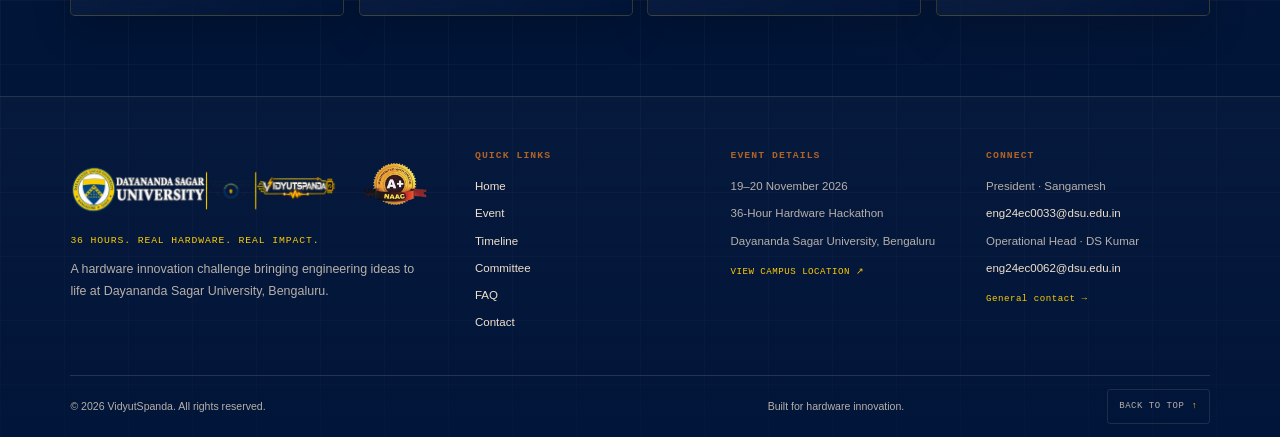
<file: committee.html>
<!doctype html>
<html lang="en">

<head>
  <meta charset="utf-8">
  <meta name="viewport" content="width=device-width, initial-scale=1">
  <meta name="theme-color" content="#011539">
  <link rel="icon" type="image/png" sizes="16x16" href="assets/icons/Vidyutspanda/favicon-16x16.png">
  <link rel="icon" type="image/png" sizes="32x32" href="assets/icons/Vidyutspanda/favicon-32x32.png">
  <link rel="shortcut icon" href="assets/icons/Vidyutspanda/favicon.ico">
  <link rel="apple-touch-icon" sizes="180x180" href="assets/icons/Vidyutspanda/apple-touch-icon.png">
  <meta name="description"
    content="Meet the team organizing VidyutSpanda, the 36-hour hardware hackathon at Dayananda Sagar University, Bengaluru.">
  <title>Committee | VidyutSpanda</title>
  <link rel="stylesheet" href="css/style.css">
  <link rel="stylesheet" href="css/components.css">
  <link rel="stylesheet" href="css/responsive.css">
  <link rel="stylesheet" href="css/committee.css">
  <script src="js/config.js" defer></script>
  <script src="js/animations.js" defer></script>
  <script src="js/main.js" defer></script>
</head>

<body data-page="committee">
  <a class="skip-link" href="#main-content">Skip to content</a>
  <header class="site-header" id="page-top" data-site-header>
    <a class="brand" href="index.html" aria-label="VidyutSpanda home"><span class="brand-logos"><img class="brand-logo brand-logo-dsu" src="assets/images/logos/dsu-logo.png" alt="Dayananda Sagar University"><img class="brand-logo brand-logo-ece" src="assets/images/logos/ece-club-logo.png" alt="ECE Technical Club"><img class="brand-logo brand-logo-vidyutspanda" src="assets/vidhyuthSpanda-logo.png" alt="VidyutSpanda"></span></a>
    <nav class="site-nav" id="primary-navigation" aria-label="Main navigation">
      <div class="nav-links">
        <a class="nav-link" data-nav="home" href="index.html">Home</a><a class="nav-link" data-nav="event"
          href="event.html">Event</a><a class="nav-link" data-nav="timeline" href="timeline.html">Timeline</a><a
          class="nav-link" data-nav="committee" href="committee.html">Committee</a><a class="nav-link" data-nav="faq"
          href="faq.html">FAQ</a><a class="nav-link" data-nav="contact" href="contact.html">Contact</a>
      </div>
      <div class="nav-actions">
        <a class="button button-primary nav-register" href="https://unstop.com/o/ghMEq2z?lb=use8bmqW&utm_medium=Share&utm_source=WhatsApp"
          target="_blank" rel="noopener noreferrer"><span>REGISTER</span><svg aria-hidden="true" viewBox="0 0 20 20"
            focusable="false">
            <path d="M3.5 10h12m-5-5 5 5-5 5" />
          </svg></a>
        <span class="nav-registration-note visually-hidden" id="nav-registration-status" data-registration-status
          role="status" aria-live="polite" aria-atomic="true">Registration will open once the official Google Form link
          is configured.</span>
      </div>
    </nav>
    <button class="menu-toggle" type="button" aria-label="Open navigation menu" aria-expanded="false"
      aria-controls="primary-navigation"><span class="menu-icon"
        aria-hidden="true"><span></span><span></span></span></button>
  </header>
  <main id="main-content" class="committee-page">
    <section class="committee-hero page-shell" aria-labelledby="committee-title">
      <div class="committee-hero-copy reveal-stagger">
        <p class="eyebrow" data-reveal><span class="signal-dot" aria-hidden="true"></span> VidyutSpanda / LEADERSHIP</p>
        <h1 id="committee-title" data-reveal>THE<br><span>COMMITTEE</span></h1>
        <p data-reveal>Leadership of VidyutSpanda at Dayananda Sagar University.</p>
      </div>
      <div class="committee-hero-art" aria-hidden="true">
        <svg viewBox="0 0 440 360" focusable="false">
          <circle class="committee-art-ring" cx="220" cy="180" r="145" />
          <circle class="committee-art-ring committee-art-ring-inner" cx="220" cy="180" r="102" />
          <path class="committee-art-trace"
            d="M0 180h89l25-25h44m124 25h69l26 26h63M220 0v47l-23 23v36m23 146v40l28 28v40" />
          <rect x="185" y="145" width="70" height="70" rx="5" />
          <path class="committee-art-core" d="M202 180h36m-18-18v36m-13-31 26 26m-26 0 26-26" />
          <circle cx="89" cy="180" r="4" />
          <circle cx="351" cy="180" r="4" />
          <circle cx="220" cy="47" r="4" />
          <circle cx="248" cy="284" r="4" />
          <text x="23" y="164">COLLABORATION / 01</text>
          <text x="286" y="225">ECE / SYSTEMS</text>
        </svg>
      </div>
      <div class="committee-hero-rule" aria-hidden="true"><span></span><span></span><span></span></div>
    </section>

    <section class="committee-sections page-shell" aria-label="Committee members">
      <div class="committee-grid">
        <article class="committee-card committee-card--chief glass-panel">
          <div class="committee-photo">
            <span class="committee-photo-placeholder" aria-hidden="true">HS</span>
            <img class="committee-photo-image" src="assets/images/hema.png"
              alt="Dr. D. HEMACHANDRA SAGAR" onerror="this.hidden=true">
          </div>
          <div class="committee-card-details">
            <h2>Dr. D. HEMACHANDRA SAGAR</h2>
            <p class="committee-role">CHIEF PATRONS</p>
          </div>
        </article>
        <article class="committee-card committee-card--chief glass-panel">
          <div class="committee-photo">
            <span class="committee-photo-placeholder" aria-hidden="true">PS</span>
            <img class="committee-photo-image" src="assets/images/Dr.D.PREMACHANDRASAGAR.jpg"
              alt="Dr. D. PREMACHANDRA SAGAR" onerror="this.hidden=true">
          </div>
          <div class="committee-card-details">
            <h2>Dr. D. PREMACHANDRA SAGAR</h2>
            <p class="committee-role">CHIEF PATRONS</p>
          </div>
        </article>
        <article class="committee-card glass-panel">
          <div class="committee-photo">
            <span class="committee-photo-placeholder" aria-hidden="true">BS</span>
            <img class="committee-photo-image" src="assets/images/satya.jpeg"
              alt="Prof. Dr. B. S. SATYANARAYANA" onerror="this.hidden=true">
          </div>
          <div class="committee-card-details">
            <h2>Prof. Dr. B. S. SATYANARAYANA</h2>
            <p class="committee-role">PATRONS</p>
          </div>
        </article>
        <article class="committee-card glass-panel">
          <div class="committee-photo">
            <span class="committee-photo-placeholder" aria-hidden="true">PC</span>
            <img class="committee-photo-image" src="assets/images/putta.png"
              alt="Dr. PUTTAMADAPPA C" onerror="this.hidden=true">
          </div>
          <div class="committee-card-details">
            <h2>Dr. PUTTAMADAPPA C</h2>
            <p class="committee-role">PATRONS</p>
          </div>
        </article>
        <article class="committee-card glass-panel">
          <div class="committee-photo">
            <span class="committee-photo-placeholder" aria-hidden="true">UR</span>
            <img class="committee-photo-image" src="assets/images/udaya.png"
              alt="DR. UDAYA KUMAR REDDY" onerror="this.hidden=true">
          </div>
          <div class="committee-card-details">
            <h2>DR. UDAYA KUMAR REDDY KR</h2>
            <p class="committee-role">DEAN-SOE, CONVENER</p>
          </div>
        </article>
        <article class="committee-card glass-panel">
          <div class="committee-photo">
            <span class="committee-photo-placeholder" aria-hidden="true">AB</span>
            <img class="committee-photo-image" src="assets/images/arunBalodi.png" alt="DR. ARUN BALOD"
              onerror="this.hidden=true">
          </div>
          <div class="committee-card-details">
            <h2>DR. ARUN BALODI</h2>
            <p class="committee-role">CONVENER</p>
          </div>
        </article>
      </div>
    </section>
  </main>
  <footer class="site-footer">
    <div class="footer-main">
      <section class="footer-brand-area" aria-label="About VidyutSpanda"><div class="footer-brand-logos"><a class="footer-brand" href="index.html"><img class="footer-brand-logo" src="assets/images/logo.png" alt="VidyutSpanda, Dayananda Sagar University, ECE Technical Club"></a><img class="footer-naac-logo" src="assets/ExtraLOgo/Naac.png" alt="NAAC"></div>
        <p class="footer-tagline">36 HOURS. REAL HARDWARE. REAL IMPACT.</p>
        <p class="footer-description">A hardware innovation challenge bringing engineering ideas to life at Dayananda
          Sagar University, Bengaluru.</p>
      </section>
      <nav class="footer-column" aria-label="Quick links">
        <h2>QUICK LINKS</h2><a href="index.html">Home</a><a href="event.html">Event</a><a
          href="timeline.html">Timeline</a><a href="committee.html">Committee</a><a href="faq.html">FAQ</a><a
          href="contact.html">Contact</a>
      </nav>
      <section class="footer-column" aria-label="Event details">
        <h2>EVENT DETAILS</h2>
        <p>19–20 November 2026</p>
        <p>36-Hour Hardware Hackathon</p>
        <p>Dayananda Sagar University, Bengaluru</p><a class="footer-location-link"
          href="https://share.google/YrrwAQHzx1WKD2Qam" target="_blank" rel="noopener noreferrer">VIEW CAMPUS LOCATION
          <span aria-hidden="true">↗</span></a>
      </section>
      <section class="footer-column footer-connect" aria-label="Connect with the organizing team">
        <h2>CONNECT</h2>
        <p>President · Sangamesh</p><a href="mailto:ENG24EC0033@dsu.edu.in">eng24ec0033@dsu.edu.in</a>
        <p>Operational Head · DS Kumar</p><a href="mailto:ENG24EC0062@dsu.edu.in">eng24ec0062@dsu.edu.in</a><a
          class="footer-contact-link" href="contact.html">General contact <span aria-hidden="true">→</span></a>
      </section>
    </div>
    <div class="footer-bottom">
      <p>© 2026 VidyutSpanda. All rights reserved.</p>
      <p>Built for hardware innovation.</p><a class="footer-back-top" href="#page-top" aria-label="Back to top">BACK TO
        TOP <span aria-hidden="true">↑</span></a>
    </div>
  </footer>
</body>

</html>
</file>
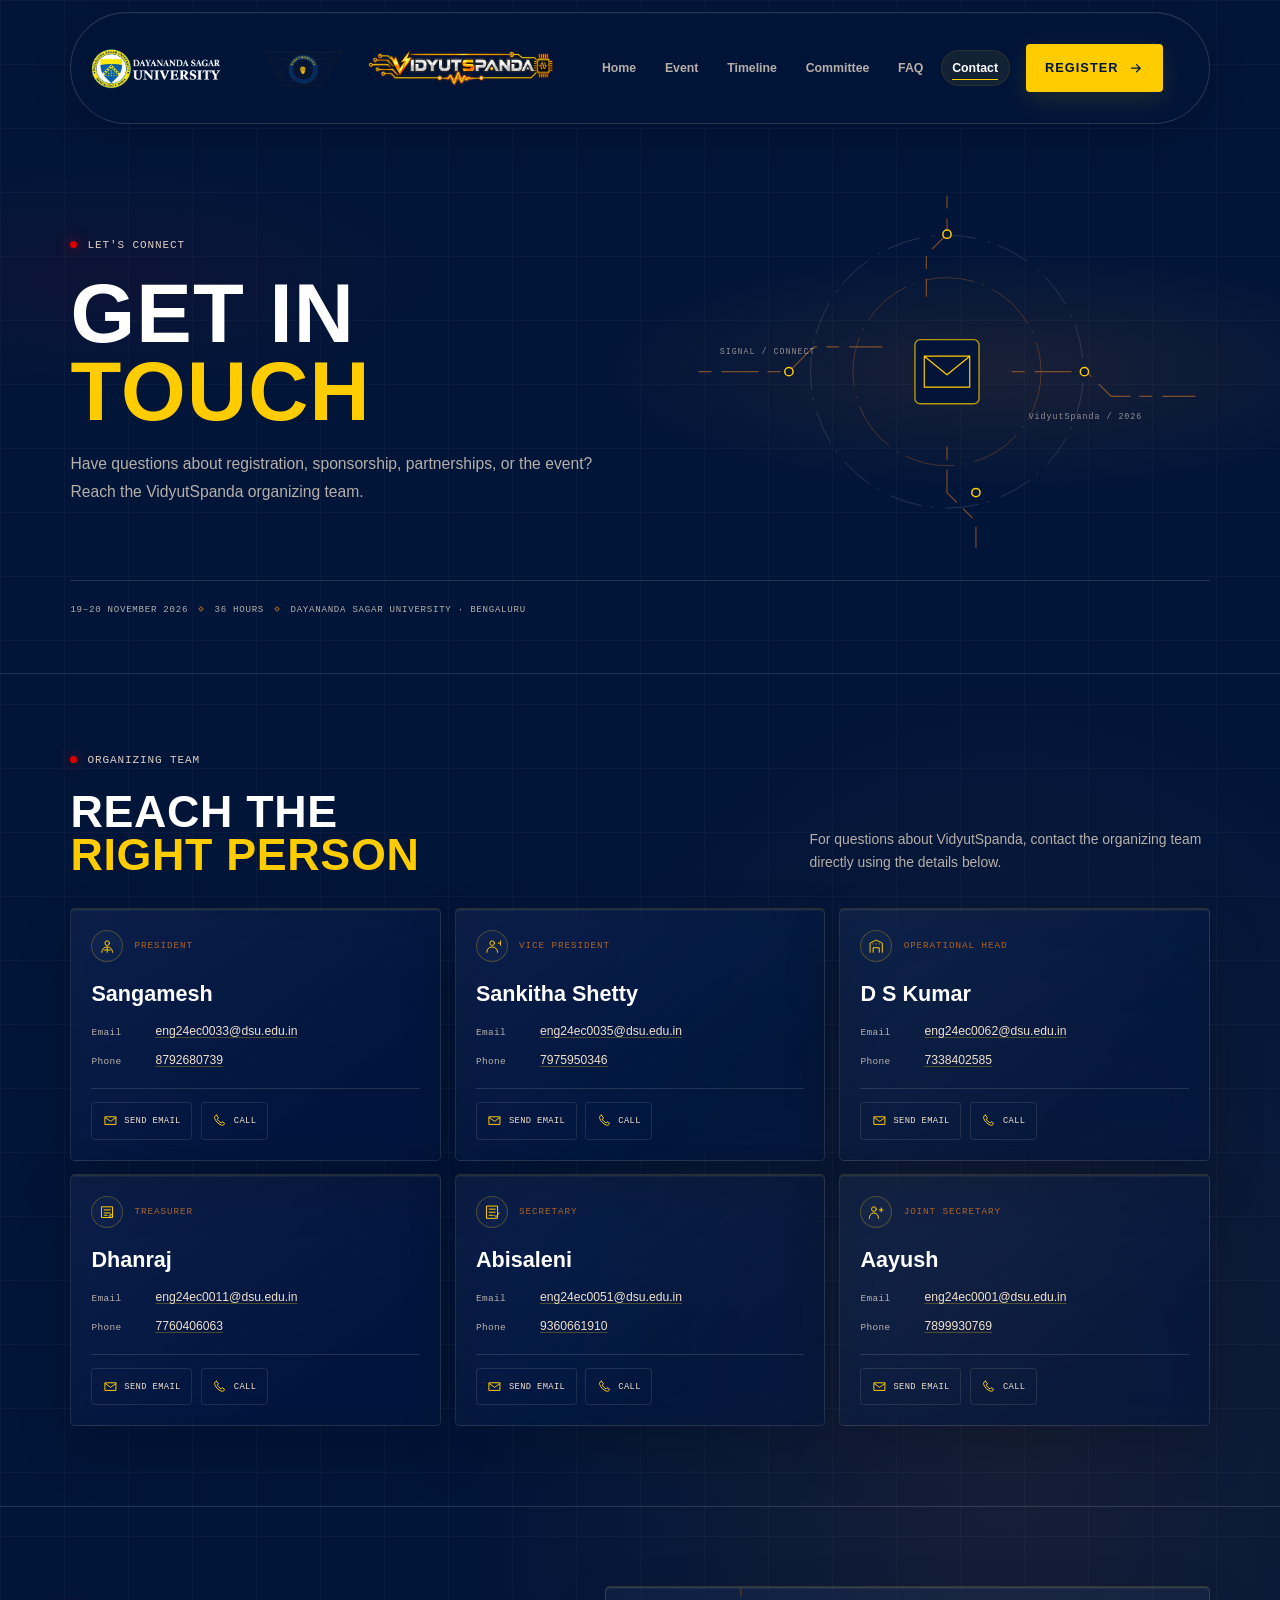
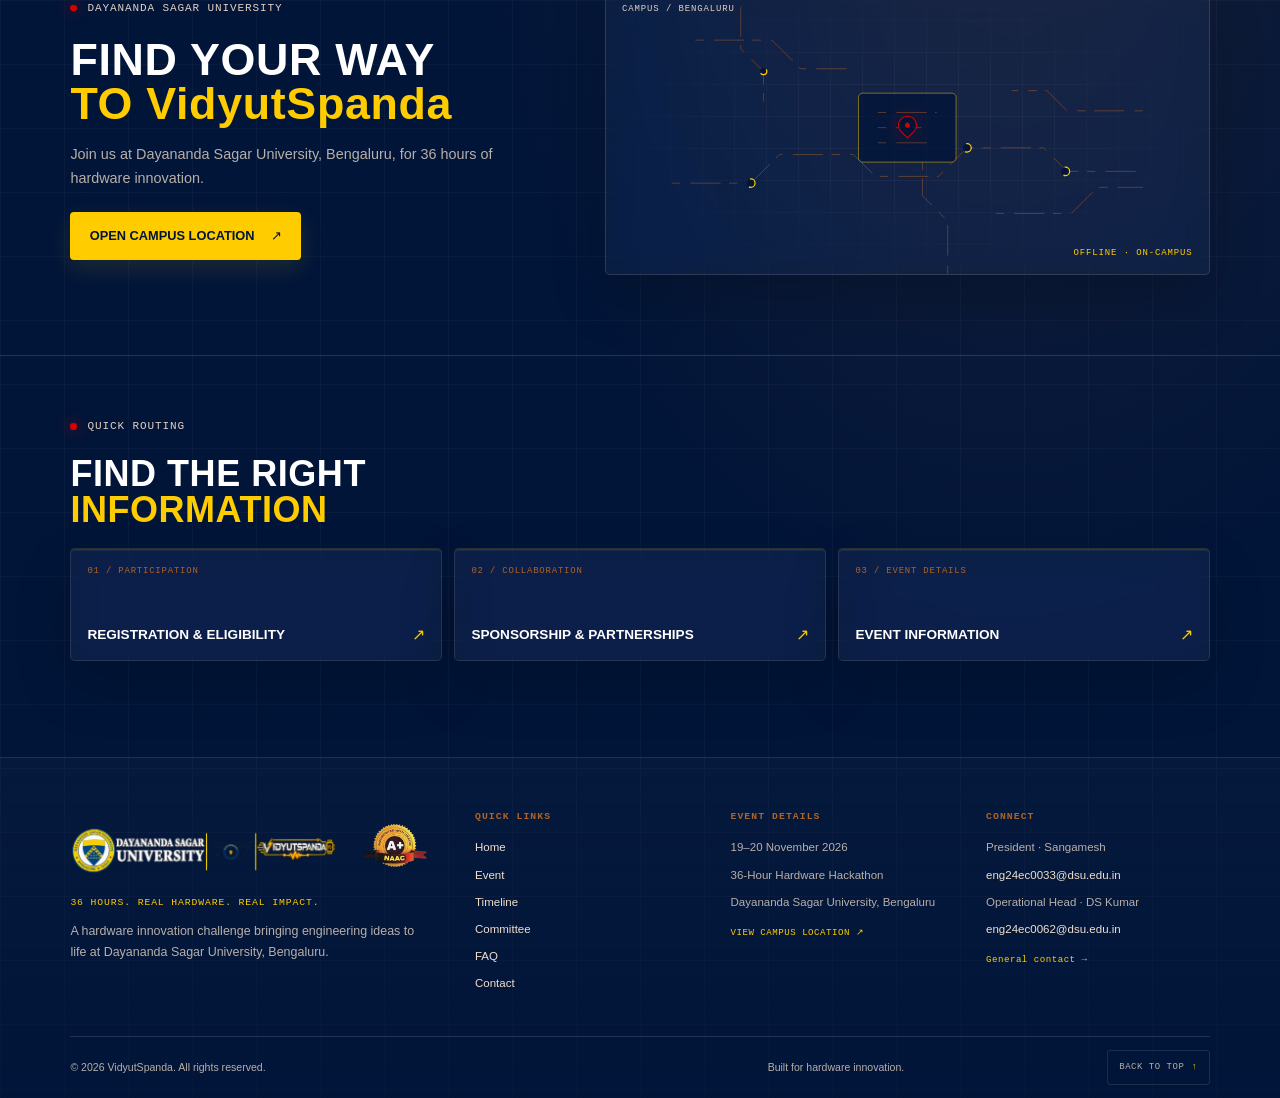
<file: contact.html>
<!doctype html>
<html lang="en">

<head>
  <meta charset="utf-8">
  <meta name="viewport" content="width=device-width, initial-scale=1">
  <meta name="theme-color" content="#011539">
  <link rel="icon" type="image/png" sizes="16x16" href="assets/icons/Vidyutspanda/favicon-16x16.png">
  <link rel="icon" type="image/png" sizes="32x32" href="assets/icons/Vidyutspanda/favicon-32x32.png">
  <link rel="shortcut icon" href="assets/icons/Vidyutspanda/favicon.ico">
  <link rel="apple-touch-icon" sizes="180x180" href="assets/icons/Vidyutspanda/apple-touch-icon.png">
  <meta name="description"
    content="Contact the VidyutSpanda organizing team and find the Dayananda Sagar University campus location.">
  <title>Contact | VidyutSpanda</title>
  <link rel="stylesheet" href="css/style.css">
  <link rel="stylesheet" href="css/components.css">
  <link rel="stylesheet" href="css/responsive.css">
  <link rel="stylesheet" href="css/contact.css">
  <script src="js/config.js" defer></script>
  <script src="js/animations.js" defer></script>
  <script src="js/main.js" defer></script>
</head>

<body data-page="contact">
  <a class="skip-link" href="#main-content">Skip to content</a>
  <header class="site-header" id="page-top" data-site-header>
    <a class="brand" href="index.html" aria-label="VidyutSpanda home"><span class="brand-logos"><img class="brand-logo brand-logo-dsu" src="assets/images/logos/dsu-logo.png" alt="Dayananda Sagar University"><img class="brand-logo brand-logo-ece" src="assets/images/logos/ece-club-logo.png" alt="ECE Technical Club"><img class="brand-logo brand-logo-vidyutspanda" src="assets/vidhyuthSpanda-logo.png" alt="VidyutSpanda"></span></a>
    <nav class="site-nav" id="primary-navigation" aria-label="Main navigation">
      <div class="nav-links">
        <a class="nav-link" data-nav="home" href="index.html">Home</a><a class="nav-link" data-nav="event"
          href="event.html">Event</a><a class="nav-link" data-nav="timeline" href="timeline.html">Timeline</a><a
          class="nav-link" data-nav="committee" href="committee.html">Committee</a><a class="nav-link" data-nav="faq"
          href="faq.html">FAQ</a><a class="nav-link" data-nav="contact" href="contact.html">Contact</a>
      </div>
      <div class="nav-actions">
        <a class="button button-primary nav-register" href="https://unstop.com/o/ghMEq2z?lb=use8bmqW&utm_medium=Share&utm_source=WhatsApp"
          target="_blank" rel="noopener noreferrer"><span>REGISTER</span><svg aria-hidden="true" viewBox="0 0 20 20"
            focusable="false">
            <path d="M3.5 10h12m-5-5 5 5-5 5" />
          </svg></a>
        <span class="nav-registration-note visually-hidden" id="nav-registration-status" data-registration-status
          role="status" aria-live="polite" aria-atomic="true">Registration will open once the official Google Form link
          is configured.</span>
      </div>
    </nav>
    <button class="menu-toggle" type="button" aria-label="Open navigation menu" aria-expanded="false"
      aria-controls="primary-navigation"><span class="menu-icon"
        aria-hidden="true"><span></span><span></span></span></button>
  </header>
  <main id="main-content" class="contact-page">
    <section class="contact-hero page-shell" aria-labelledby="contact-title">
      <div class="contact-hero-copy" data-reveal>
        <p class="eyebrow"><span class="signal-dot" aria-hidden="true"></span> LET'S CONNECT</p>
        <h1 id="contact-title">GET IN<br><span>TOUCH</span></h1>
        <p>Have questions about registration, sponsorship, partnerships, or the event? Reach the VidyutSpanda organizing
          team.</p>
      </div>
      <div class="contact-hero-art" aria-hidden="true">
        <svg viewBox="0 0 480 340" focusable="false">
          <circle class="contact-art-ring" cx="240" cy="170" r="132" />
          <circle class="contact-art-ring contact-art-ring-inner" cx="240" cy="170" r="91" />
          <path class="contact-art-trace"
            d="M0 170h87l24-24h66m126 24h72l24 24h81M240 0v37l-20 20v40m20 146v44l28 28v25" />
          <rect x="209" y="139" width="62" height="62" rx="5" />
          <path class="contact-art-message" d="m218 155 22 18 22-18m-44 0h44v30h-44z" />
          <circle cx="87" cy="170" r="4" />
          <circle cx="373" cy="170" r="4" />
          <circle cx="240" cy="37" r="4" />
          <circle cx="268" cy="287" r="4" />
          <text x="20" y="153">SIGNAL / CONNECT</text><text x="319" y="216">VidyutSpanda / 2026</text>
        </svg>
      </div>
      <div class="contact-hero-meta" aria-label="Event details">
        <span>19–20 NOVEMBER 2026</span><i aria-hidden="true"></i><span>36 HOURS</span><i
          aria-hidden="true"></i><span>DAYANANDA SAGAR UNIVERSITY · BENGALURU</span>
      </div>
    </section>

    <section class="contact-directory page-shell" aria-labelledby="directory-title">
      <header class="contact-section-heading" data-reveal>
        <div>
          <p class="eyebrow"><span class="signal-dot" aria-hidden="true"></span> ORGANIZING TEAM</p>
          <h2 id="directory-title">REACH THE<br><span>RIGHT PERSON</span></h2>
        </div>
        <p>For questions about VidyutSpanda, contact the organizing team directly using the details below.</p>
      </header>

      <div class="contact-grid">
        <article class="contact-card glass-panel" data-reveal>
          <div class="contact-card-heading"><span class="contact-role-icon" aria-hidden="true"><svg viewBox="0 0 24 24"
                focusable="false">
                <circle cx="12" cy="8" r="3" />
                <path d="M5 20c0-4 2.5-7 7-7s7 3 7 7m-7-7v7m-4-3h8" />
              </svg></span>
            <p>PRESIDENT</p>
          </div>
          <h3>Sangamesh</h3>
          <dl class="contact-details">
            <div>
              <dt>Email</dt>
              <dd><a href="mailto:ENG24EC0033@dsu.edu.in">eng24ec0033@dsu.edu.in</a></dd>
            </div>
            <div>
              <dt>Phone</dt>
              <dd><a href="tel:8792680739">8792680739</a></dd>
            </div>
          </dl>
          <div class="contact-actions"><a href="mailto:ENG24EC0033@dsu.edu.in"><svg aria-hidden="true"
                viewBox="0 0 20 20" focusable="false">
                <path d="M3 5h14v10H3zM3 6l7 5 7-5" />
              </svg>SEND EMAIL</a><a href="tel:8792680739"><svg aria-hidden="true" viewBox="0 0 20 20"
                focusable="false">
                <path
                  d="M6 3 4 4c-.8.5-.8 2.2-.3 3.5 1.5 3.8 4.5 6.8 8.3 8.3 1.3.5 3 .5 3.5-.3l1-2-3.2-2-1.5 1.5a12 12 0 0 1-4.8-4.8L8.5 6.2 6 3Z" />
              </svg>CALL</a></div>
        </article>
        <article class="contact-card glass-panel" data-reveal>
          <div class="contact-card-heading"><span class="contact-role-icon" aria-hidden="true"><svg viewBox="0 0 24 24"
                focusable="false">
                <circle cx="12" cy="8" r="3" />
                <path d="M5 20c0-4 2.5-7 7-7s7 3 7 7m4-15v6m-3-3h6" />
              </svg></span>
            <p>VICE PRESIDENT</p>
          </div>
          <h3>Sankitha Shetty</h3>
          <dl class="contact-details">
            <div>
              <dt>Email</dt>
              <dd><a href="mailto:eng24ec0035@dsu.edu.in">eng24ec0035@dsu.edu.in</a></dd>
            </div>
            <div>
              <dt>Phone</dt>
              <dd><a href="tel:7975950346">7975950346</a></dd>
            </div>
          </dl>
          <div class="contact-actions"><a href="mailto:eng24ec0035@dsu.edu.in"><svg aria-hidden="true"
                viewBox="0 0 20 20" focusable="false">
                <path d="M3 5h14v10H3zM3 6l7 5 7-5" />
              </svg>SEND EMAIL</a><a href="tel:7975950346"><svg aria-hidden="true" viewBox="0 0 20 20"
                focusable="false">
                <path
                  d="M6 3 4 4c-.8.5-.8 2.2-.3 3.5 1.5 3.8 4.5 6.8 8.3 8.3 1.3.5 3 .5 3.5-.3l1-2-3.2-2-1.5 1.5a12 12 0 0 1-4.8-4.8L8.5 6.2 6 3Z" />
              </svg>CALL</a></div>
        </article>
        <article class="contact-card glass-panel" data-reveal>
          <div class="contact-card-heading"><span class="contact-role-icon" aria-hidden="true"><svg viewBox="0 0 24 24"
                focusable="false">
                <path d="M4 20V8l8-4 8 4v12M8 20v-6h8v6M8 9h.01M12 9h.01M16 9h.01" />
              </svg></span>
            <p>OPERATIONAL HEAD</p>
          </div>
          <h3>D S Kumar</h3>
          <dl class="contact-details">
            <div>
              <dt>Email</dt>
              <dd><a href="mailto:ENG24EC0062@dsu.edu.in">eng24ec0062@dsu.edu.in</a></dd>
            </div>
            <div>
              <dt>Phone</dt>
              <dd><a href="tel:7338402585">7338402585</a></dd>
            </div>
          </dl>
          <div class="contact-actions"><a href="mailto:ENG24EC0062@dsu.edu.in"><svg aria-hidden="true"
                viewBox="0 0 20 20" focusable="false">
                <path d="M3 5h14v10H3zM3 6l7 5 7-5" />
              </svg>SEND EMAIL</a><a href="tel:7338402585"><svg aria-hidden="true" viewBox="0 0 20 20"
                focusable="false">
                <path
                  d="M6 3 4 4c-.8.5-.8 2.2-.3 3.5 1.5 3.8 4.5 6.8 8.3 8.3 1.3.5 3 .5 3.5-.3l1-2-3.2-2-1.5 1.5a12 12 0 0 1-4.8-4.8L8.5 6.2 6 3Z" />
              </svg>CALL</a></div>
        </article>



        <article class="contact-card glass-panel" data-reveal>
          <div class="contact-card-heading"><span class="contact-role-icon" aria-hidden="true"><svg viewBox="0 0 24 24"
                focusable="false">
                <path d="M5 5h14v14H5zM8 9h8m-8 4h8m-8 3h4" />
                <circle cx="17" cy="17" r="2" />
              </svg></span>
            <p>TREASURER</p>
          </div>
          <h3>Dhanraj</h3>
          <dl class="contact-details">
            <div>
              <dt>Email</dt>
              <dd><a href="mailto:eng24ec0011@dsu.edu.in">eng24ec0011@dsu.edu.in</a></dd>
            </div>
            <div>
              <dt>Phone</dt>
              <dd><a href="tel:7760406063">7760406063</a></dd>
            </div>
          </dl>
          <div class="contact-actions"><a href="mailto:eng24ec0011@dsu.edu.in"><svg aria-hidden="true"
                viewBox="0 0 20 20" focusable="false">
                <path d="M3 5h14v10H3zM3 6l7 5 7-5" />
              </svg>SEND EMAIL</a><a href="tel:7760406063"><svg aria-hidden="true" viewBox="0 0 20 20"
                focusable="false">
                <path
                  d="M6 3 4 4c-.8.5-.8 2.2-.3 3.5 1.5 3.8 4.5 6.8 8.3 8.3 1.3.5 3 .5 3.5-.3l1-2-3.2-2-1.5 1.5a12 12 0 0 1-4.8-4.8L8.5 6.2 6 3Z" />
              </svg>CALL</a></div>
        </article>

        <article class="contact-card glass-panel" data-reveal>
          <div class="contact-card-heading"><span class="contact-role-icon" aria-hidden="true"><svg viewBox="0 0 24 24"
                focusable="false">
                <path d="M5 4h14v16H5zM8 8h8m-8 4h8m-8 4h5" />
                <path d="m15 16 2 2 4-5" />
              </svg></span>
            <p>SECRETARY</p>
          </div>
          <h3>Abisaleni</h3>
          <dl class="contact-details">
            <div>
              <dt>Email</dt>
              <dd><a href="mailto:eng24ec0051@dsu.edu.in">eng24ec0051@dsu.edu.in</a></dd>
            </div>
            <div>
              <dt>Phone</dt>
              <dd><a href="tel:9360661910">9360661910</a></dd>
            </div>
          </dl>
          <div class="contact-actions"><a href="mailto:eng24ec0051@dsu.edu.in"><svg aria-hidden="true"
                viewBox="0 0 20 20" focusable="false">
                <path d="M3 5h14v10H3zM3 6l7 5 7-5" />
              </svg>SEND EMAIL</a><a href="tel:9360661910"><svg aria-hidden="true" viewBox="0 0 20 20"
                focusable="false">
                <path
                  d="M6 3 4 4c-.8.5-.8 2.2-.3 3.5 1.5 3.8 4.5 6.8 8.3 8.3 1.3.5 3 .5 3.5-.3l1-2-3.2-2-1.5 1.5a12 12 0 0 1-4.8-4.8L8.5 6.2 6 3Z" />
              </svg>CALL</a></div>
        </article>

        <article class="contact-card glass-panel" data-reveal>
          <div class="contact-card-heading"><span class="contact-role-icon" aria-hidden="true"><svg viewBox="0 0 24 24"
                focusable="false">
                <circle cx="9" cy="8" r="3" />
                <path d="M3 20c0-4 2-7 6-7s6 3 6 7m1-11h5m-2.5-2.5v5" />
              </svg></span>
            <p>JOINT SECRETARY</p>
          </div>
          <h3>Aayush</h3>
          <dl class="contact-details">
            <div>
              <dt>Email</dt>
              <dd><a href="mailto:eng24ec0001@dsu.edu.in">eng24ec0001@dsu.edu.in</a></dd>
            </div>
            <div>
              <dt>Phone</dt>
              <dd><a href="tel:7899930769">7899930769</a></dd>
            </div>
          </dl>
          <div class="contact-actions"><a href="mailto:eng24ec0001@dsu.edu.in"><svg aria-hidden="true"
                viewBox="0 0 20 20" focusable="false">
                <path d="M3 5h14v10H3zM3 6l7 5 7-5" />
              </svg>SEND EMAIL</a><a href="tel:7899930769"><svg aria-hidden="true" viewBox="0 0 20 20"
                focusable="false">
                <path
                  d="M6 3 4 4c-.8.5-.8 2.2-.3 3.5 1.5 3.8 4.5 6.8 8.3 8.3 1.3.5 3 .5 3.5-.3l1-2-3.2-2-1.5 1.5a12 12 0 0 1-4.8-4.8L8.5 6.2 6 3Z" />
              </svg>CALL</a></div>
        </article>
      </div>
    </section>

    <section class="contact-location page-shell" aria-labelledby="contact-location-title">
      <div class="contact-location-copy" data-reveal>
        <p class="eyebrow"><span class="signal-dot" aria-hidden="true"></span> DAYANANDA SAGAR UNIVERSITY</p>
        <h2 id="contact-location-title">FIND YOUR WAY<br><span>TO VidyutSpanda</span></h2>
        <p>Join us at Dayananda Sagar University, Bengaluru, for 36 hours of hardware innovation.</p>
        <a class="button button-primary contact-location-button" href="https://share.google/YrrwAQHzx1WKD2Qam"
          target="_blank" rel="noopener noreferrer">OPEN CAMPUS LOCATION <span aria-hidden="true">↗</span></a>
      </div>
      <div class="contact-map-panel glass-panel" role="img"
        aria-label="Schematic-style campus location panel for Dayananda Sagar University, Bengaluru">
        <div class="contact-map-grid" aria-hidden="true"></div>
        <svg class="contact-map-art" viewBox="0 0 560 340" aria-hidden="true" focusable="false">
          <path
            d="M0 232h94l34-34h88l26 26h75l34-34h91l28 28h90M82 0v72l27 27v40m219 201v-63l-30-30v-48m262-53h-90l-24-24h-42" />
          <path d="M28 62h91l34 34h62m170 172h90l31-31h54" />
          <circle cx="94" cy="232" r="5" />
          <circle cx="351" cy="190" r="5" />
          <circle cx="468" cy="218" r="5" />
          <circle cx="109" cy="99" r="4" />
          <rect x="222" y="125" width="116" height="82" rx="5" />
          <path d="M245 148h70m-70 18h52m-52 18h60" />
        </svg>
        <span class="contact-map-label contact-map-label-top">CAMPUS / BENGALURU</span>
        <span class="contact-map-label contact-map-label-bottom">OFFLINE · ON-CAMPUS</span>
        <span class="contact-map-pin" aria-hidden="true"><span></span></span>
      </div>
    </section>

    <section class="contact-quick page-shell" aria-labelledby="contact-quick-title">
      <header class="contact-quick-heading" data-reveal>
        <p class="eyebrow"><span class="signal-dot" aria-hidden="true"></span> QUICK ROUTING</p>
        <h2 id="contact-quick-title">FIND THE RIGHT<br><span>INFORMATION</span></h2>
      </header>
      <div class="contact-quick-grid">
        <a class="contact-quick-link glass-panel" href="faq.html"><span>01 / PARTICIPATION</span><strong>REGISTRATION
            &amp; ELIGIBILITY</strong><i aria-hidden="true">↗</i></a>
        <a class="contact-quick-link glass-panel" href="index.html#sponsors"><span>02 /
            COLLABORATION</span><strong>SPONSORSHIP &amp; PARTNERSHIPS</strong><i aria-hidden="true">↗</i></a>
        <a class="contact-quick-link glass-panel" href="event.html"><span>03 / EVENT DETAILS</span><strong>EVENT
            INFORMATION</strong><i aria-hidden="true">↗</i></a>
      </div>
    </section>
  </main>
  <footer class="site-footer">
    <div class="footer-main">
      <section class="footer-brand-area" aria-label="About VidyutSpanda"><div class="footer-brand-logos"><a class="footer-brand" href="index.html"><img class="footer-brand-logo" src="assets/images/logo.png" alt="VidyutSpanda, Dayananda Sagar University, ECE Technical Club"></a><img class="footer-naac-logo" src="assets/ExtraLOgo/Naac.png" alt="NAAC"></div>
        <p class="footer-tagline">36 HOURS. REAL HARDWARE. REAL IMPACT.</p>
        <p class="footer-description">A hardware innovation challenge bringing engineering ideas to life at Dayananda
          Sagar University, Bengaluru.</p>
      </section>
      <nav class="footer-column" aria-label="Quick links">
        <h2>QUICK LINKS</h2><a href="index.html">Home</a><a href="event.html">Event</a><a
          href="timeline.html">Timeline</a><a href="committee.html">Committee</a><a href="faq.html">FAQ</a><a
          href="contact.html">Contact</a>
      </nav>
      <section class="footer-column" aria-label="Event details">
        <h2>EVENT DETAILS</h2>
        <p>19–20 November 2026</p>
        <p>36-Hour Hardware Hackathon</p>
        <p>Dayananda Sagar University, Bengaluru</p><a class="footer-location-link"
          href="https://share.google/YrrwAQHzx1WKD2Qam" target="_blank" rel="noopener noreferrer">VIEW CAMPUS LOCATION
          <span aria-hidden="true">↗</span></a>
      </section>
      <section class="footer-column footer-connect" aria-label="Connect with the organizing team">
        <h2>CONNECT</h2>
        <p>President · Sangamesh</p><a href="mailto:ENG24EC0033@dsu.edu.in">eng24ec0033@dsu.edu.in</a>
        <p>Operational Head · DS Kumar</p><a href="mailto:ENG24EC0062@dsu.edu.in">eng24ec0062@dsu.edu.in</a><a
          class="footer-contact-link" href="contact.html">General contact <span aria-hidden="true">→</span></a>
      </section>
    </div>
    <div class="footer-bottom">
      <p>© 2026 VidyutSpanda. All rights reserved.</p>
      <p>Built for hardware innovation.</p><a class="footer-back-top" href="#page-top" aria-label="Back to top">BACK TO
        TOP <span aria-hidden="true">↑</span></a>
    </div>
  </footer>
</body>

</html>
</file>
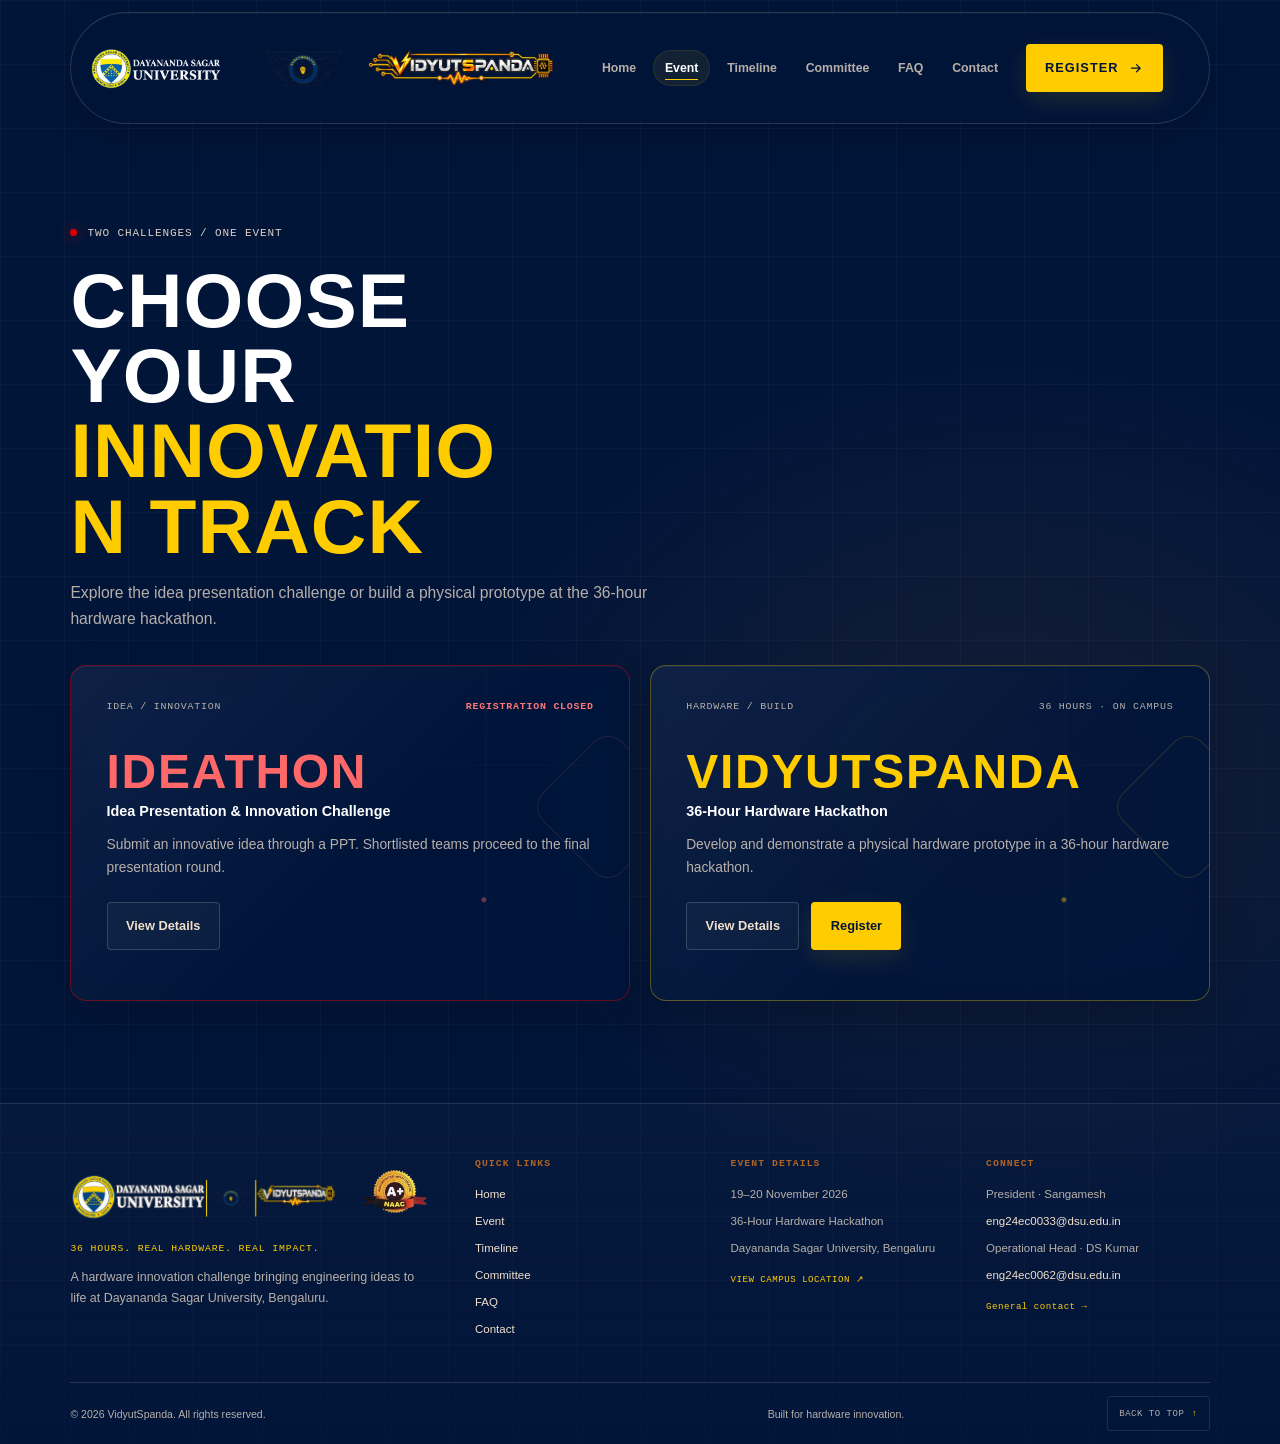
<file: event.html>
<!doctype html>
<html lang="en">

<head>
  <meta charset="utf-8">
  <meta name="viewport" content="width=device-width, initial-scale=1">
  <meta name="theme-color" content="#011539">
  <link rel="icon" type="image/png" sizes="16x16" href="assets/icons/Vidyutspanda/favicon-16x16.png">
  <link rel="icon" type="image/png" sizes="32x32" href="assets/icons/Vidyutspanda/favicon-32x32.png">
  <link rel="shortcut icon" href="assets/icons/Vidyutspanda/favicon.ico">
  <link rel="apple-touch-icon" sizes="180x180" href="assets/icons/Vidyutspanda/apple-touch-icon.png">
  <meta name="description"
    content="Event overview, technical domains, eligibility, fees, rounds and guidelines for the VidyutSpanda hardware hackathon.">
  <title>Event | VidyutSpanda</title>
  <link rel="stylesheet" href="css/style.css">
  <link rel="stylesheet" href="css/components.css">
  <link rel="stylesheet" href="css/responsive.css">
  <link rel="stylesheet" href="css/event.css">
  <script src="js/config.js" defer></script>
  <script src="js/animations.js" defer></script>
  <script src="js/main.js" defer></script>
</head>

<body data-page="event">
  <a class="skip-link" href="#main-content">Skip to content</a>
  <header class="site-header" id="page-top" data-site-header>
    <a class="brand" href="index.html" aria-label="VidyutSpanda home"><span class="brand-logos"><img class="brand-logo brand-logo-dsu" src="assets/images/logos/dsu-logo.png" alt="Dayananda Sagar University"><img class="brand-logo brand-logo-ece" src="assets/images/logos/ece-club-logo.png" alt="ECE Technical Club"><img class="brand-logo brand-logo-vidyutspanda" src="assets/vidhyuthSpanda-logo.png" alt="VidyutSpanda"></span></a>
    <nav class="site-nav" id="primary-navigation" aria-label="Main navigation">
      <div class="nav-links">
        <a class="nav-link" data-nav="home" href="index.html">Home</a><a class="nav-link" data-nav="event"
          href="event.html">Event</a><a class="nav-link" data-nav="timeline" href="timeline.html">Timeline</a><a
          class="nav-link" data-nav="committee" href="committee.html">Committee</a><a class="nav-link" data-nav="faq"
          href="faq.html">FAQ</a><a class="nav-link" data-nav="contact" href="contact.html">Contact</a>
      </div>
      <div class="nav-actions">
        <a class="button button-primary nav-register" href="https://unstop.com/o/ghMEq2z?lb=use8bmqW&utm_medium=Share&utm_source=WhatsApp"
          target="_blank" rel="noopener noreferrer"><span>REGISTER</span><svg aria-hidden="true" viewBox="0 0 20 20"
            focusable="false">
            <path d="M3.5 10h12m-5-5 5 5-5 5" />
          </svg></a>
        <span class="nav-registration-note visually-hidden" id="nav-registration-status" data-registration-status
          role="status" aria-live="polite" aria-atomic="true">Registration will open once the official Google Form link
          is configured.</span>
      </div>
    </nav>
    <button class="menu-toggle" type="button" aria-label="Open navigation menu" aria-expanded="false"
      aria-controls="primary-navigation"><span class="menu-icon"
        aria-hidden="true"><span></span><span></span></span></button>
  </header>
  <main id="main-content" class="event-page">
    <section class="event-selection page-shell" data-event-selector aria-labelledby="event-selection-title">
      <header class="event-selection-heading">
        <p class="eyebrow"><span class="signal-dot" aria-hidden="true"></span> TWO CHALLENGES / ONE EVENT</p>
        <h1 id="event-selection-title">CHOOSE YOUR<br><span>INNOVATION TRACK</span></h1>
        <p>Explore the idea presentation challenge or build a physical prototype at the 36-hour hardware hackathon.</p>
      </header>
      <div class="event-choice-grid">
        <article class="event-choice-card glass-panel ideathon-choice">
          <div class="event-choice-meta">
            <span>IDEA / INNOVATION</span>
            <span class="event-choice-status">REGISTRATION CLOSED</span>
          </div>
          <h2>IDEATHON</h2>
          <p class="event-choice-subtitle">Idea Presentation &amp; Innovation Challenge</p>
          <p class="event-choice-description">Submit an innovative idea through a PPT. Shortlisted teams proceed to the
            final presentation round.</p>
          <div class="event-choice-actions">
            <button class="button button-secondary" type="button" data-event-select="ideathon"
              aria-controls="ideathon-details" aria-label="View IDEATHON details">View Details</button>
          </div>
        </article>
        <article class="event-choice-card glass-panel vidyutspanda-choice">
          <div class="event-choice-meta">
            <span>HARDWARE / BUILD</span>
            <span>36 HOURS · ON CAMPUS</span>
          </div>
          <h2>VIDYUTSPANDA</h2>
          <p class="event-choice-subtitle">36-Hour Hardware Hackathon</p>
          <p class="event-choice-description">Develop and demonstrate a physical hardware prototype in a 36-hour
            hardware hackathon.</p>
          <div class="event-choice-actions">
            <button class="button button-secondary" type="button" data-event-select="vidyutspanda"
              aria-controls="vidyutspanda-details" aria-label="View VIDYUTSPANDA details">View Details</button>
            <a class="button button-primary" href="https://unstop.com/o/ghMEq2z?lb=use8bmqW&amp;utm_medium=Share&amp;utm_source=WhatsApp"
              target="_blank" rel="noopener noreferrer">Register</a>
          </div>
        </article>
      </div>
    </section>

    <div class="event-detail-view ideathon-detail" id="ideathon-details" data-event-detail="ideathon" hidden>
      <section class="event-section page-shell ideathon-overview" aria-labelledby="ideathon-title">
        <header class="ideathon-detail-heading">
          <p class="eyebrow"><span class="signal-dot" aria-hidden="true"></span> IDEA PRESENTATION &amp; INNOVATION CHALLENGE</p>
          <p class="event-choice-status">REGISTRATION CLOSED</p>
          <h1 id="ideathon-title" data-event-heading tabindex="-1">IDEATHON</h1>
          <p>Present an original idea through a PPT. Shortlisted teams advance to the offline final idea presentation.</p>
          <button class="button button-secondary" type="button" data-event-back>Back to Event Selection</button>
        </header>
      </section>

      <section class="event-section page-shell ideathon-procedure" aria-labelledby="ideathon-procedure-title">
        <header class="event-section-heading">
          <p class="eyebrow"><span class="signal-dot" aria-hidden="true"></span> EVENT PROCEDURE</p>
          <h2 id="ideathon-procedure-title">FROM SUBMISSION<br><span>TO FINAL PRESENTATION</span></h2>
        </header>
        <ol class="ideathon-milestones">
          <li class="ideathon-milestone glass-panel">
            <span>01 / REGISTRATION</span>
            <h3>Registration</h3>
            <p>Complete team registration.</p>
          </li>
          <li class="ideathon-milestone glass-panel">
            <span>02 / ROUND 1</span>
            <h3>PPT Submission</h3>
            <p>Submit your idea using the official PPT template.</p>
          </li>
          <li class="ideathon-milestone glass-panel">
            <span>03 / SHORTLISTING</span>
            <h3>Shortlisting for Round 2</h3>
            <p>Selected teams advance to the final presentation round.</p>
          </li>
          <li class="ideathon-milestone glass-panel">
            <span>04 / PARTICIPATION FEE</span>
            <h3>Second-round participation fee</h3>
            <p>₹150</p>
          </li>
          <li class="ideathon-milestone glass-panel">
            <span>05 / ROUND 2</span>
            <h3>Final Idea Presentation</h3>
            <p>Present your idea offline to the jury.</p>
          </li>
          <li class="ideathon-milestone glass-panel">
            <span>06 / CLOSING</span>
            <h3>Evaluation and Prize Distribution</h3>
            <p>Ideas are evaluated, followed by prize distribution.</p>
          </li>
        </ol>
      </section>

      <section class="event-section page-shell ideathon-rules" aria-labelledby="ideathon-rules-title">
        <header class="event-section-heading">
          <p class="eyebrow"><span class="signal-dot" aria-hidden="true"></span> PARTICIPATION GUIDELINES</p>
          <h2 id="ideathon-rules-title">IDEATHON<br><span>RULES &amp; REQUIREMENTS</span></h2>
        </header>
        <div class="ideathon-rules-panel glass-panel">
          <ul class="event-checklist">
            <li>Teams must submit their Round 1 idea as a PPT using the official template.</li>
            <li>Submissions must follow the specified theme and one of the listed domains.</li>
            <li>Incomplete submissions will not be considered.</li>
            <li>Shortlisted teams must pay the ₹150 participation fee.</li>
            <li>The final presentation takes place offline at Dayananda Sagar University, Harohalli Campus.</li>
            <li>Each team gets a maximum of 5 minutes to present, followed by questions from the jury.</li>
            <li>Ideas must be original; plagiarism leads to disqualification.</li>
          </ul>
        </div>
        <button class="button button-secondary ideathon-back-button" type="button" data-event-back>Back to Event Selection</button>
      </section>
    </div>

    <div class="event-detail-view vidyutspanda-detail" id="vidyutspanda-details" data-event-detail="vidyutspanda" hidden>
    <section class="event-hero page-shell" aria-labelledby="event-hero-title">
      <div class="event-hero-copy reveal-stagger">
        <p class="eyebrow" data-reveal><span class="signal-dot" aria-hidden="true"></span> THE CHALLENGE</p>
        <h1 class="event-hero-title" id="event-hero-title" data-event-heading tabindex="-1" data-reveal><span>36 HOURS.</span><span>REAL
            HARDWARE.</span><span>REAL IMPACT.</span></h1>
        <p class="event-hero-name" data-reveal>VidyutSpanda <span aria-hidden="true">/</span> HARDWARE HACKATHON</p>
        <p class="event-hero-description" data-reveal>An international-level hardware innovation event where student
          teams turn engineering ideas into functional prototypes addressing real-world challenges.</p>
        <div class="event-hero-actions" data-reveal>
          <a class="button button-primary register-button" href="https://unstop.com/o/ghMEq2z?lb=use8bmqW&utm_medium=Share&utm_source=WhatsApp"
            target="_blank" rel="noopener noreferrer">
            <span>REGISTER YOUR TEAM</span>
            <svg aria-hidden="true" viewBox="0 0 20 20" focusable="false">
              <path d="M3.5 10h12m-5-5 5 5-5 5" />
            </svg>
          </a>
          <a class="button button-secondary" href="#guidelines"><span>EXPLORE THE GUIDELINES</span><svg
              aria-hidden="true" viewBox="0 0 20 20" focusable="false">
              <path d="M10 3.5v12m-5-5 5 5 5-5" />
            </svg></a>
          <button class="button button-secondary" type="button" data-event-back>BACK TO EVENT SELECTION</button>
        </div>
        <p class="registration-note" id="event-registration-status" data-registration-status role="status"
          aria-live="polite">Registration will open once the official Google Form link is configured.</p>
      </div>
      <div class="event-hero-visual" aria-hidden="true">
        <svg class="event-circuit-graphic" viewBox="0 0 620 500" focusable="false">
          <circle class="event-circuit-ring" cx="312" cy="246" r="202" />
          <circle class="event-circuit-ring event-circuit-ring-inner" cx="312" cy="246" r="158" />
          <path class="event-circuit-trace"
            d="M12 246h118l35-35h88m118 35h102l35-35h100M312 12v86l-28 28v30m28 180v68l34 34v48M80 92h70l38 38m249 232 38 38h75" />
          <rect class="event-circuit-chip" x="244" y="178" width="136" height="136" rx="8" />
          <path class="event-circuit-die" d="M278 246h68m-34-34v68m-14-51 28 34m-28 0 28-34" />
          <circle class="event-circuit-node" cx="130" cy="246" r="4" />
          <circle class="event-circuit-node" cx="482" cy="246" r="4" />
          <circle class="event-circuit-node" cx="312" cy="98" r="4" />
          <circle class="event-circuit-node" cx="346" cy="398" r="4" />
          <text x="20" y="226">PROTOTYPE / 36H</text><text x="420" y="286">ECE SYSTEMS</text>
        </svg>
        <span class="event-visual-index event-visual-index-top">DSU / BENGALURU</span>
        <span class="event-visual-index event-visual-index-bottom">CONCEPT → HARDWARE</span>
      </div>
      <dl class="event-hero-facts glass-panel reveal-stagger" aria-label="Event facts">
        <div class="event-hero-fact reveal-on-scroll">
          <dt>DATES</dt>
          <dd>19–20 NOVEMBER 2026</dd>
        </div>
        <div class="event-hero-fact reveal-on-scroll">
          <dt>FORMAT</dt>
          <dd>36-HOUR HACKATHON</dd>
        </div>
        <div class="event-hero-fact reveal-on-scroll">
          <dt>MODE</dt>
          <dd>OFFLINE · ON-CAMPUS</dd>
        </div>
        <div class="event-hero-fact reveal-on-scroll">
          <dt>HOST</dt>
          <dd>DAYANANDA SAGAR UNIVERSITY</dd>
        </div>
        <div class="event-hero-fact reveal-on-scroll">
          <dt>LOCATION</dt>
          <dd>BENGALURU, INDIA</dd>
        </div>
        <div class="event-hero-fact reveal-on-scroll">
          <dt>TEAM SIZE</dt>
          <dd>3 MEMBERS</dd>
        </div>
      </dl>
    </section>

    <section class="event-section page-shell event-about" id="about" aria-labelledby="about-title">
      <header class="event-section-heading" data-reveal>
        <p class="eyebrow"><span class="signal-dot" aria-hidden="true"></span> EVENT OVERVIEW</p>
        <h2 id="about-title">WHERE ENGINEERING<br><span>BECOMES REAL</span></h2>
      </header>
      <div class="event-about-copy reveal-stagger">
        <p class="event-lead reveal-on-scroll">VidyutSpanda is an international-level innovation event hosted by Dayananda
          Sagar University, Bengaluru. It is designed to bring together visionary students, innovators and technologists
          from across India and abroad.</p>
        <p class="reveal-on-scroll">The event encourages participants to conceptualize, design and build functional
          prototypes that address real-world challenges through technology and creativity.</p>
        <p class="reveal-on-scroll">Participants explore Mechavers, Silicore, Wavenex, Neuronix, Nexusgrid and
          Circuitshield. Guidance from industry mentors and academic
          experts is subject to the organizers' confirmed arrangements; the event promotes practical engineering,
          interdisciplinary collaboration and technology-driven social impact.</p>
      </div>
      <svg class="about-circuit-line" viewBox="0 0 1000 80" aria-hidden="true" focusable="false">
        <path d="M0 42h206l28-28h120l32 32h216l28-28h128l32 32h210" />
        <circle cx="206" cy="42" r="4" />
        <circle cx="602" cy="46" r="4" />
        <circle cx="838" cy="46" r="4" />
      </svg>
    </section>

    <section class="event-section page-shell event-domains" id="domains" aria-labelledby="domains-title">
      <header class="event-section-heading event-section-heading-split" data-reveal>
        <div>
          <p class="eyebrow"><span class="signal-dot" aria-hidden="true"></span> SIX TECHNOLOGY DOMAINS</p>
          <h2 id="domains-title">CHOOSE YOUR<br><span>TECHNOLOGY FRONTIER</span></h2>
        </div>
        <p class="event-section-intro">Six directions for turning an engineering challenge into working hardware.</p>
      </header>
      <div class="event-domain-grid reveal-stagger">
        <article class="event-domain-card glass-panel reveal-on-scroll">
          <div class="event-domain-top"><span>01 / 06</span><svg class="event-domain-icon domain-visual--mechavers" aria-hidden="true"
              viewBox="0 0 48 48" focusable="false">
              <g class="domain-gear"><path d="M21 5h6l1.2 4.1 3 1.2 3.8-1.9 4.2 4.2-1.9 3.8 1.2 3L42 21v6l-4.1 1.2-1.2 3 1.9 3.8-4.2 4.2-3.8-1.9-3 1.2L27 43h-6l-1.2-4.1-3-1.2-3.8 1.9-4.2-4.2 1.9-3.8-1.2-3L5 27v-6l4.1-1.2 1.2-3-1.9-3.8 4.2-4.2 3.8 1.9 3-1.2z"/><circle cx="24" cy="24" r="5"/></g><path d="M8 42h32M24 19V9m0 0h7v8m-7 4-7 7v7m7-7 7 7v7"/>
            </svg></div>
          <h3>Mechavers</h3>
          <p>Build human-centered mechanical systems, robotics and automation with collaborative motion, predictive maintenance and intelligent control.</p>
        </article>
        <article class="event-domain-card glass-panel reveal-on-scroll">
          <div class="event-domain-top"><span>02 / 06</span><svg class="event-domain-icon domain-visual--silicore" aria-hidden="true"
              viewBox="0 0 48 48" focusable="false">
              <rect x="13" y="13" width="22" height="22" rx="2" />
              <path
                d="M18 19h12v10H18zM20 23h8m-8 3h5M18 8v5m6-5v5m6-5v5m-12 22v5m6-5v5m6-5v5M8 18h5m-5 6h5m-5 6h5m22-12h5m-5 6h5m-5 6h5" />
              <circle class="domain-chip-core" cx="24" cy="24" r="2" />
            </svg></div>
          <h3>Silicore</h3>
          <p>Develop silicon-based systems with semiconductor chips, custom circuitry and efficient embedded intelligence
            for responsive, low-power devices.</p>
        </article>
        <article class="event-domain-card glass-panel reveal-on-scroll">
          <div class="event-domain-top"><span>03 / 06</span><svg class="event-domain-icon domain-visual--wavenex" aria-hidden="true"
              viewBox="0 0 48 48" focusable="false">
              <path class="domain-wave domain-wave--outer" d="M8 15a13 13 0 0 1 0 18"/><path class="domain-wave domain-wave--middle" d="M15 19a7 7 0 0 1 0 10"/><path d="M24 24h15m-5-5 5 5-5 5"/><circle cx="24" cy="24" r="3"/>
            </svg></div>
          <h3>Wavenex</h3>
          <p>Explore wireless communication, signal processing and waveform technologies for connected devices, sensing and reliable data exchange.</p>
        </article>
        <article class="event-domain-card glass-panel reveal-on-scroll">
          <div class="event-domain-top"><span>04 / 06</span><svg class="event-domain-icon domain-visual--neuronix" aria-hidden="true"
              viewBox="0 0 48 48" focusable="false">
              <g class="domain-neural-links"><path d="m10 12 12 9m-12-9-2 22m2-22 26 2m-26 20 12-11m-12 11 25-5m-13-18 14 3m-14 0 1 21m0-21 12 15"/></g><g class="domain-neural-nodes"><circle cx="10" cy="12" r="3"/><circle cx="22" cy="21" r="3"/><circle cx="36" cy="14" r="3"/><circle cx="8" cy="34" r="3"/><circle cx="23" cy="41" r="3"/><circle cx="35" cy="30" r="3"/></g>
            </svg></div>
          <h3>Neuronix</h3>
          <p>Design AI-inspired systems using neural networks, connected sensing and adaptive learning to turn data into intelligent decisions.</p>
        </article>
        <article class="event-domain-card glass-panel reveal-on-scroll">
          <div class="event-domain-top"><span>05 / 06</span><svg class="event-domain-icon domain-visual--nexusgrid" aria-hidden="true"
              viewBox="0 0 48 48" focusable="false">
              <g class="domain-grid-lines"><path d="M8 12h32M8 24h32M8 36h32M12 8v32M24 8v32M36 8v32"/></g><g class="domain-grid-nodes"><circle cx="12" cy="12" r="2"/><circle cx="24" cy="24" r="2.5"/><circle cx="36" cy="36" r="2"/></g><path d="m12 12 12 12 12-12m-24 24 12-12 12 12"/>
            </svg></div>
          <h3>Nexusgrid</h3>
          <p>Connect devices, sensors and services through interoperable networks, shared data pathways and resilient systems.</p>
        </article>
        <article class="event-domain-card glass-panel reveal-on-scroll">
          <div class="event-domain-top"><span>06 / 06</span><svg class="event-domain-icon domain-visual--circuitshield" aria-hidden="true"
              viewBox="0 0 48 48" focusable="false">
              <path class="domain-shield-outline" d="M24 5 39 11v11c0 10-6 16-15 21C15 38 9 32 9 22V11z"/><path class="domain-shield-traces" d="M24 13v6m-8-2 5 5m11-5-5 5m-3 0h8v7m-8-7h-8v7m8-7v11m-8-4v4m16-4v4"/>
            </svg></div>
          <h3>Circuitshield</h3>
          <p>Build protective electronics with secure circuit-board layouts, fault monitoring and resilient hardware safeguards.</p>
        </article>
      </div>
    </section>

    <section class="event-section page-shell event-format" id="rounds" aria-labelledby="rounds-title">
      <header class="event-section-heading event-section-heading-split" data-reveal>
        <div>
          <p class="eyebrow"><span class="signal-dot" aria-hidden="true"></span> EVENT FORMAT</p>
          <h2 id="rounds-title">FROM IDEA TO<br><span>WORKING PROTOTYPE</span></h2>
        </div>
        <dl class="format-facts glass-panel">
          <div>
            <dt>TYPE</dt>
            <dd>36-HOUR HARDWARE PROTOTYPE HACKATHON</dd>
          </div>
          <div>
            <dt>MODE</dt>
            <dd>TEAM-BASED · OFFLINE · ON-CAMPUS</dd>
          </div>
          <div>
            <dt>PARTICIPATION</dt>
            <dd>SHORTLISTED TEAMS PROCEED TO ROUND 02</dd>
          </div>
        </dl>
      </header>
      <div class="round-progression reveal-stagger">
        <article class="round-panel glass-panel reveal-on-scroll">
          <div class="round-panel-top"><span class="round-number">ROUND 01</span><span class="round-index">01 /
              02</span></div>
          <p class="round-label">PPT EVALUATION</p>
          <h3>IDEA SUBMISSION</h3>
          <p>Teams submit their proposed solution using the official presentation template, selecting a problem aligned
            with one of the six event domains. Industry experts and academic mentors evaluate submissions, and
            shortlisted teams progress to the prototype round.</p>
        </article>
        <div class="round-connector" aria-hidden="true"><span></span><span></span><span></span></div>
        <article class="round-panel glass-panel reveal-on-scroll">
          <div class="round-panel-top"><span class="round-number">ROUND 02</span><span class="round-index">02 /
              02</span></div>
          <p class="round-label">36-HOUR ON-CAMPUS BUILD</p>
          <h3>PROTOTYPE DEVELOPMENT</h3>
          <p>Shortlisted teams build and demonstrate a functional hardware prototype during the event window at the DSU
            campus, showcasing engineering skills, technical implementation, innovation and real-world relevance.</p>
        </article>
      </div>
    </section>

    <section class="event-section page-shell eligibility-section" id="eligibility" aria-labelledby="eligibility-title">
      <div class="eligibility-heading" data-reveal>
        <p class="eyebrow"><span class="signal-dot" aria-hidden="true"></span> TEAM COMPOSITION</p>
        <h2 id="eligibility-title">FORM YOUR<br><span>THREE-MEMBER TEAM</span></h2>
        <p>Build an interdisciplinary team of exactly three people, including at least one undergraduate B.Tech student.
        </p>
      </div>
      <div class="eligibility-panel glass-panel" data-reveal>
        <div class="eligibility-panel-head"><span>ELIGIBILITY / 03</span><span class="eligibility-status"><i
              aria-hidden="true"></i> TEAM REQUIREMENTS</span></div>
        <ul class="event-checklist">
          <li>Every team must include at least one undergraduate B.Tech student.</li>
          <li>Teams consisting entirely of M.Tech students are not permitted.</li>
          <li>Teams consisting entirely of B.Tech students are allowed.</li>
          <li>Interdisciplinary collaboration is permitted.</li>
          <li>Collaboration across different colleges is permitted.</li>
          <li>One member must serve as the official team leader and point of contact.</li>
          <li>All registration details must be accurate and complete.</li>
          <li>Team composition cannot be changed after registration.</li>
          <li>Participants must comply with university and event regulations.</li>
        </ul>
      </div>
    </section>

    <section class="event-section page-shell fees-section" id="fees" aria-labelledby="fees-title">
      <header class="event-section-heading event-section-heading-split" data-reveal>
        <div>
          <p class="eyebrow"><span class="signal-dot" aria-hidden="true"></span> REGISTRATION &amp; CONFIRMATION</p>
          <h2 id="fees-title">SECURE YOUR<br><span>TEAM'S SLOT</span></h2>
        </div>
        <p class="event-section-intro">Registration requires payment and complete team details. Follow organizer
          instructions for the official form and payment process.</p>
      </header>
      <div class="fee-grid reveal-stagger">
        <article class="fee-card glass-panel reveal-on-scroll">
          <p class="fee-label">IEEE TEAM FEE</p>
          <p class="fee-amount"><span aria-label="Indian rupees">₹</span>250 <small>PER TEAM</small></p>
          <p>At least one team member must be an IEEE member to qualify for this fee.</p>
        </article>
        <article class="fee-card glass-panel reveal-on-scroll">
          <p class="fee-label">NON-IEEE TEAM FEE</p>
          <p class="fee-amount"><span aria-label="Indian rupees">₹</span>300 <small>PER TEAM</small></p>
          <p>For teams that do not qualify for the IEEE fee.</p>
        </article>
      </div>
      <div class="payment-conditions">
        <div class="payment-conditions-copy">
          <h3>Registration conditions</h3>
          <ul class="event-checklist event-checklist-compact">
            <li>Registration is confirmed only after payment and submission of all required team details.</li>
            <li>Shortlisted teams must complete payment by the official deadline communicated by the organizers.</li>
            <li>No refunds will be issued once registration is completed, according to the supplied event policy.</li>
          </ul>
        </div>
        <dl class="payment-dates glass-panel">
          <div>
            <dt>PAYMENT DEADLINE</dt>
            <dd data-event-config="paymentDeadlineLabel">PAYMENT DEADLINE TO BE CONFIRMED</dd>
          </div>
          <div>
            <dt>REGISTRATION CLOSURE</dt>
            <dd data-event-config="registrationClosureLabel">REGISTRATION CLOSURE TO BE CONFIRMED</dd>
          </div>
          <div>
            <dt>PAYMENT INSTRUCTIONS</dt>
            <dd data-event-config="paymentInstructionsLabel">PAYMENT INSTRUCTIONS TO BE CONFIRMED</dd>
          </div>
        </dl>
      </div>
      <div class="event-register-row">
        <a class="button button-primary register-button" href="https://unstop.com/o/ghMEq2z?lb=use8bmqW&utm_medium=Share&utm_source=WhatsApp"
          target="_blank" rel="noopener noreferrer"><span>REGISTER YOUR TEAM</span><svg aria-hidden="true"
            viewBox="0 0 20 20" focusable="false">
            <path d="M3.5 10h12m-5-5 5 5-5 5" />
          </svg></a>
        <p id="fees-registration-status" class="registration-note" data-registration-status role="status"
          aria-live="polite">The official Google Form and payment instructions must be configured by the organizers.</p>
      </div>
    </section>

    <section class="event-section page-shell guidelines-section" id="guidelines" aria-labelledby="guidelines-title">
      <header class="event-section-heading" data-reveal>
        <p class="eyebrow"><span class="signal-dot" aria-hidden="true"></span> PROJECT REQUIREMENTS &amp; CONDUCT</p>
        <h2 id="guidelines-title">BUILD ORIGINAL.<br><span>BUILD FUNCTIONAL.</span></h2>
        <p class="event-section-intro">Review the supplied participation, prototype and conduct requirements before
          preparing a submission.</p>
      </header>
      <div class="rules-grid reveal-stagger">
        <article class="rule-panel glass-panel reveal-on-scroll">
          <p class="rule-index">01 / TEAM</p>
          <h3>Team and participation</h3>
          <ul>
            <li>Teams must have exactly three members.</li>
            <li>Teams must follow the official registration and participation requirements.</li>
            <li>Participants must comply with event and university regulations.</li>
          </ul>
        </article>
        <article class="rule-panel glass-panel reveal-on-scroll">
          <p class="rule-index">02 / PROTOTYPE</p>
          <h3>Prototype requirements</h3>
          <ul>
            <li>Teams must demonstrate a functional hardware prototype.</li>
            <li>Software-only submissions or simulation results alone are insufficient.</li>
            <li>Participants must bring their own laptops, development boards, components, sensors and required tools.
            </li>
            <li>Projects must be built and demonstrated within the official event window.</li>
          </ul>
        </article>
        <article class="rule-panel glass-panel reveal-on-scroll">
          <p class="rule-index">03 / ORIGINAL WORK</p>
          <h3>Original work</h3>
          <ul>
            <li>Pre-defined or previously developed code is prohibited under the supplied rules.</li>
            <li>Pre-built modules are not permitted, except standard sensors and microcontrollers.</li>
            <li>Plagiarism, misconduct or rule violations can result in disqualification.</li>
          </ul>
        </article>
        <article class="rule-panel glass-panel reveal-on-scroll">
          <p class="rule-index">04 / ATTENDANCE</p>
          <h3>Attendance and submission</h3>
          <ul>
            <li>Teams must remain at the venue throughout the 36-hour duration.</li>
            <li>At least one team member must be present at all times.</li>
            <li>Late submissions are not accepted.</li>
            <li>All required deliverables must be submitted according to organizer instructions.</li>
          </ul>
        </article>
        <article class="rule-panel glass-panel reveal-on-scroll">
          <p class="rule-index">05 / CONDUCT</p>
          <h3>Judging and conduct</h3>
          <ul>
            <li>The judges' and organizing committee's decisions are final and binding.</li>
            <li>Participants must maintain professional conduct.</li>
            <li>Failure to comply with official instructions may lead to disqualification.</li>
          </ul>
        </article>
      </div>
    </section>

    <section class="event-section page-shell evaluation-section" id="evaluation" aria-labelledby="evaluation-title">
      <header class="event-section-heading event-section-heading-split" data-reveal>
        <div>
          <p class="eyebrow"><span class="signal-dot" aria-hidden="true"></span> JUDGING FRAMEWORK</p>
          <h2 id="evaluation-title">HOW YOUR PROTOTYPE<br><span>WILL BE EVALUATED</span></h2>
        </div>
        <p class="event-section-intro">Prototypes are considered across five dimensions. No numerical weightages are
          published here.</p>
      </header>
      <div class="evaluation-grid reveal-stagger">
        <article class="evaluation-card reveal-on-scroll"><span>01</span>
          <h3>Innovation</h3>
          <p>Originality, creativity and uniqueness of the idea.</p>
        </article>
        <article class="evaluation-card reveal-on-scroll"><span>02</span>
          <h3>Feasibility</h3>
          <p>Practical implementation, engineering quality and potential scalability.</p>
        </article>
        <article class="evaluation-card evaluation-card-highlight reveal-on-scroll"><span>03</span>
          <h3>ROI and ROP Impact</h3>
          <p>Projects demonstrating clear ROI and strong ROP impact receive additional weightage according to the
            supplied event brief.</p>
          <p class="organizer-clarification"><strong>Organizer clarification:</strong> ROP is retained as supplied; its
            intended meaning must be confirmed before publication.</p>
        </article>
        <article class="evaluation-card reveal-on-scroll"><span>04</span>
          <h3>Relevance</h3>
          <p>Alignment with the selected theme, problem statement and real-world impact.</p>
        </article>
        <article class="evaluation-card reveal-on-scroll"><span>05</span>
          <h3>Presentation</h3>
          <p>Clarity, technical explanation, demonstration quality and effective communication.</p>
        </article>
      </div>
    </section>

    <section class="event-section page-shell regulations-section" id="regulations" aria-labelledby="regulations-title">
      <header class="event-section-heading" data-reveal>
        <p class="eyebrow"><span class="signal-dot" aria-hidden="true"></span> EVENT POLICY</p>
        <h2 id="regulations-title">IMPORTANT EVENT<br><span>REGULATIONS</span></h2>
      </header>
      <div class="regulation-grid reveal-stagger">
        <article class="regulation-item reveal-on-scroll"><span>01 / IP</span>
          <div>
            <h3>Intellectual property</h3>
            <p>All intellectual property rights belong to the respective teams. Organizers reserve the right to use
              event photographs, videos and project media for promotional and documentation purposes.</p>
          </div>
        </article>
        <article class="regulation-item reveal-on-scroll"><span>02 / WORK PERIOD</span>
          <div>
            <h3>Work period</h3>
            <p>All project work must be completed within the official event window and inside the designated venue
              premises.</p>
          </div>
        </article>
        <article class="regulation-item reveal-on-scroll"><span>03 / THEMES</span>
          <div>
            <h3>Themes</h3>
            <p>Themes will be provided by industry experts, and teams are expected to develop prototypes based on their
              selected theme.</p>
          </div>
        </article>
        <article class="regulation-item reveal-on-scroll"><span>04 / FINAL DECISION</span>
          <div>
            <h3>Final decision</h3>
            <p>The decisions of the judges and organizing committee are final and binding.</p>
          </div>
        </article>
      </div>
    </section>

    <section class="event-section page-shell event-quick-info" id="quick-info" aria-labelledby="quick-info-title">
      <div class="quick-info-panel glass-panel">
        <div class="quick-info-heading">
          <p class="eyebrow"><span class="signal-dot" aria-hidden="true"></span> KEEP THE ESSENTIALS CLOSE</p>
          <h2 id="quick-info-title">EVENT AT A GLANCE</h2>
        </div>
        <dl class="quick-info-grid">
          <div>
            <dt>DATES</dt>
            <dd>19–20 NOVEMBER 2026</dd>
          </div>
          <div>
            <dt>DURATION</dt>
            <dd>36 HOURS</dd>
          </div>
          <div>
            <dt>TEAM SIZE</dt>
            <dd>3 MEMBERS</dd>
          </div>
          <div>
            <dt>REGISTRATION</dt>
            <dd>₹250 IEEE / ₹300 NON-IEEE PER TEAM</dd>
          </div>
          <div>
            <dt>MODE</dt>
            <dd>OFFLINE · ON-CAMPUS</dd>
          </div>
          <div>
            <dt>HOST &amp; CITY</dt>
            <dd>DAYANANDA SAGAR UNIVERSITY · BENGALURU</dd>
          </div>
        </dl>
        <nav class="event-related-links" aria-label="Related event pages">
          <a href="timeline.html">Timeline <span aria-hidden="true">→</span></a>
          <a href="faq.html">FAQ <span aria-hidden="true">→</span></a>
          <a href="contact.html">Contact <span aria-hidden="true">→</span></a>
        </nav>
      </div>
    </section>
    </div>
  </main>
  <footer class="site-footer">
    <div class="footer-main">
      <section class="footer-brand-area" aria-label="About VidyutSpanda"><div class="footer-brand-logos"><a class="footer-brand" href="index.html"><img class="footer-brand-logo" src="assets/images/logo.png" alt="VidyutSpanda, Dayananda Sagar University, ECE Technical Club"></a><img class="footer-naac-logo" src="assets/ExtraLOgo/Naac.png" alt="NAAC"></div>
        <p class="footer-tagline">36 HOURS. REAL HARDWARE. REAL IMPACT.</p>
        <p class="footer-description">A hardware innovation challenge bringing engineering ideas to life at Dayananda
          Sagar University, Bengaluru.</p>
      </section>
      <nav class="footer-column" aria-label="Quick links">
        <h2>QUICK LINKS</h2><a href="index.html">Home</a><a href="event.html">Event</a><a
          href="timeline.html">Timeline</a><a href="committee.html">Committee</a><a href="faq.html">FAQ</a><a
          href="contact.html">Contact</a>
      </nav>
      <section class="footer-column" aria-label="Event details">
        <h2>EVENT DETAILS</h2>
        <p>19–20 November 2026</p>
        <p>36-Hour Hardware Hackathon</p>
        <p>Dayananda Sagar University, Bengaluru</p><a class="footer-location-link"
          href="https://share.google/YrrwAQHzx1WKD2Qam" target="_blank" rel="noopener noreferrer">VIEW CAMPUS LOCATION
          <span aria-hidden="true">↗</span></a>
      </section>
      <section class="footer-column footer-connect" aria-label="Connect with the organizing team">
        <h2>CONNECT</h2>
        <p>President · Sangamesh</p><a href="mailto:ENG24EC0033@dsu.edu.in">eng24ec0033@dsu.edu.in</a>
        <p>Operational Head · DS Kumar</p><a href="mailto:ENG24EC0062@dsu.edu.in">eng24ec0062@dsu.edu.in</a><a
          class="footer-contact-link" href="contact.html">General contact <span aria-hidden="true">→</span></a>
      </section>
    </div>
    <div class="footer-bottom">
      <p>© 2026 VidyutSpanda. All rights reserved.</p>
      <p>Built for hardware innovation.</p><a class="footer-back-top" href="#page-top" aria-label="Back to top">BACK TO
        TOP <span aria-hidden="true">↑</span></a>
    </div>
  </footer>
</body>

</html>
</file>
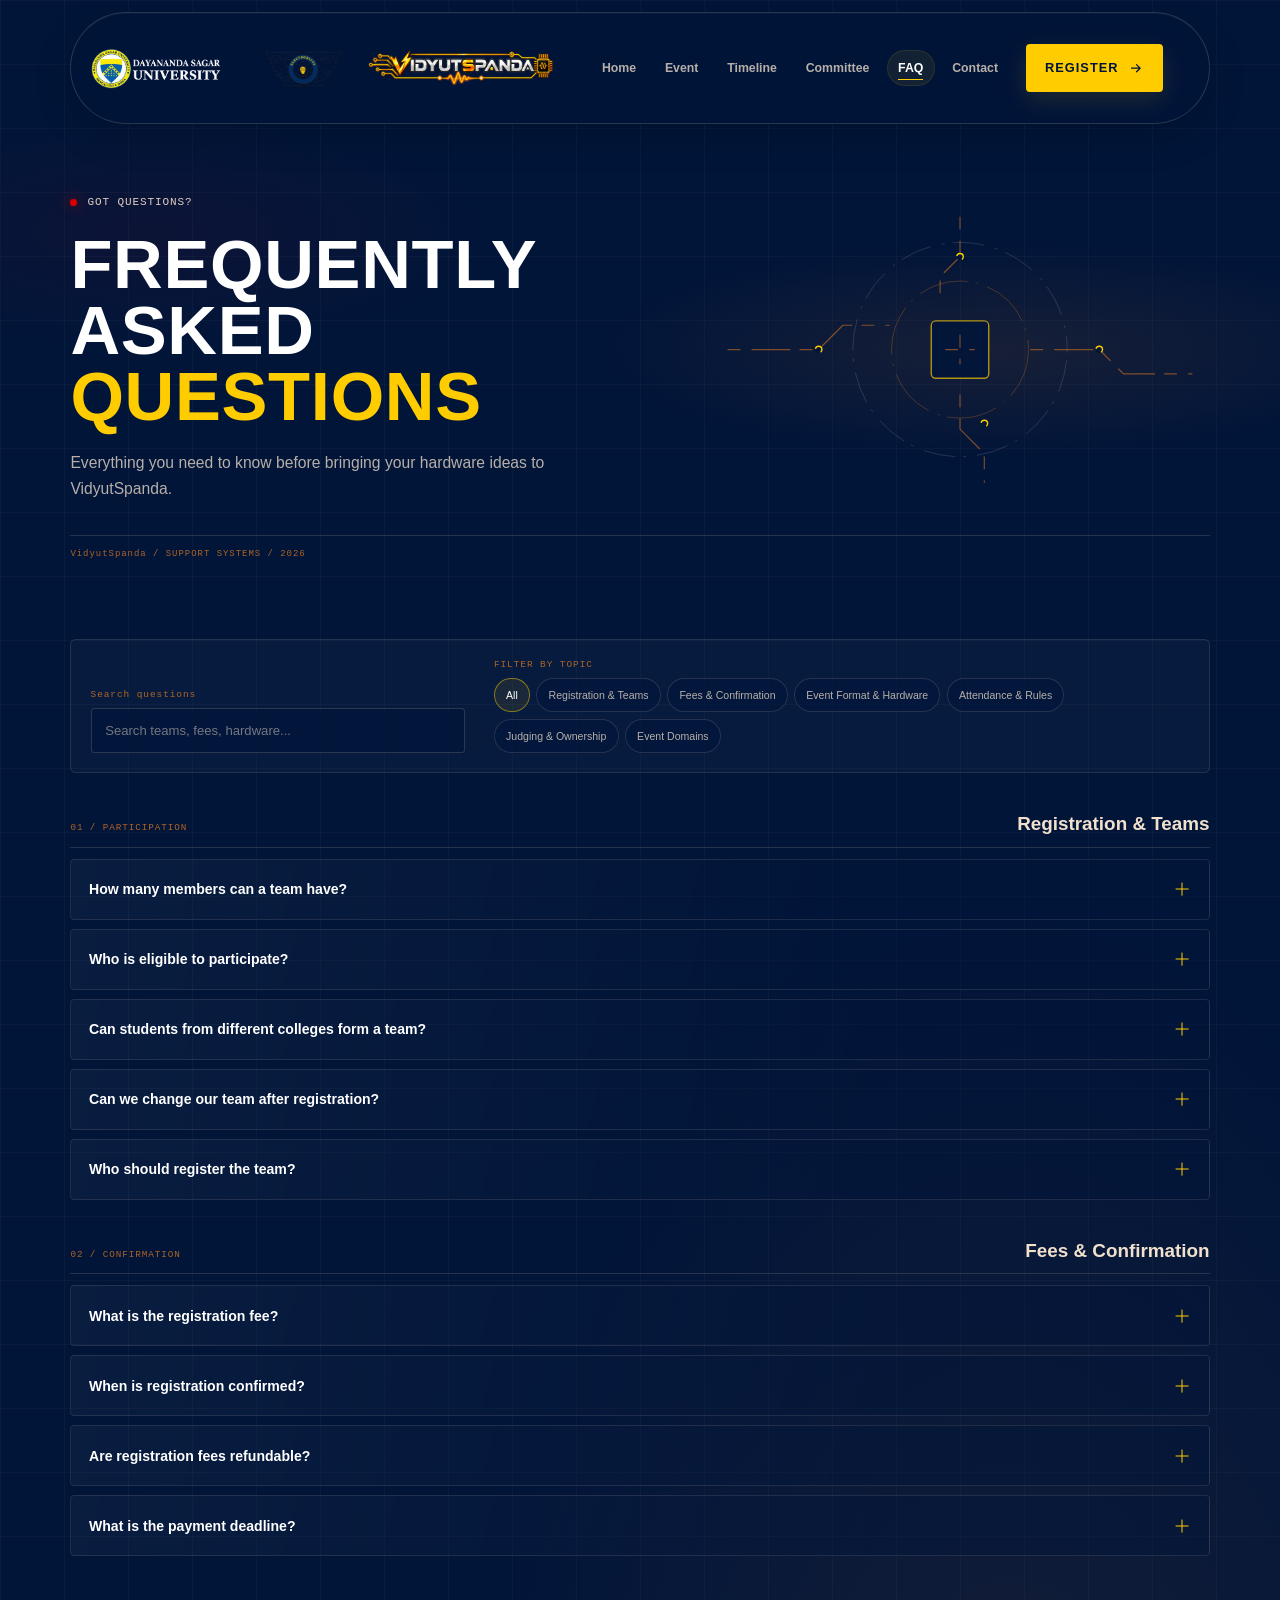
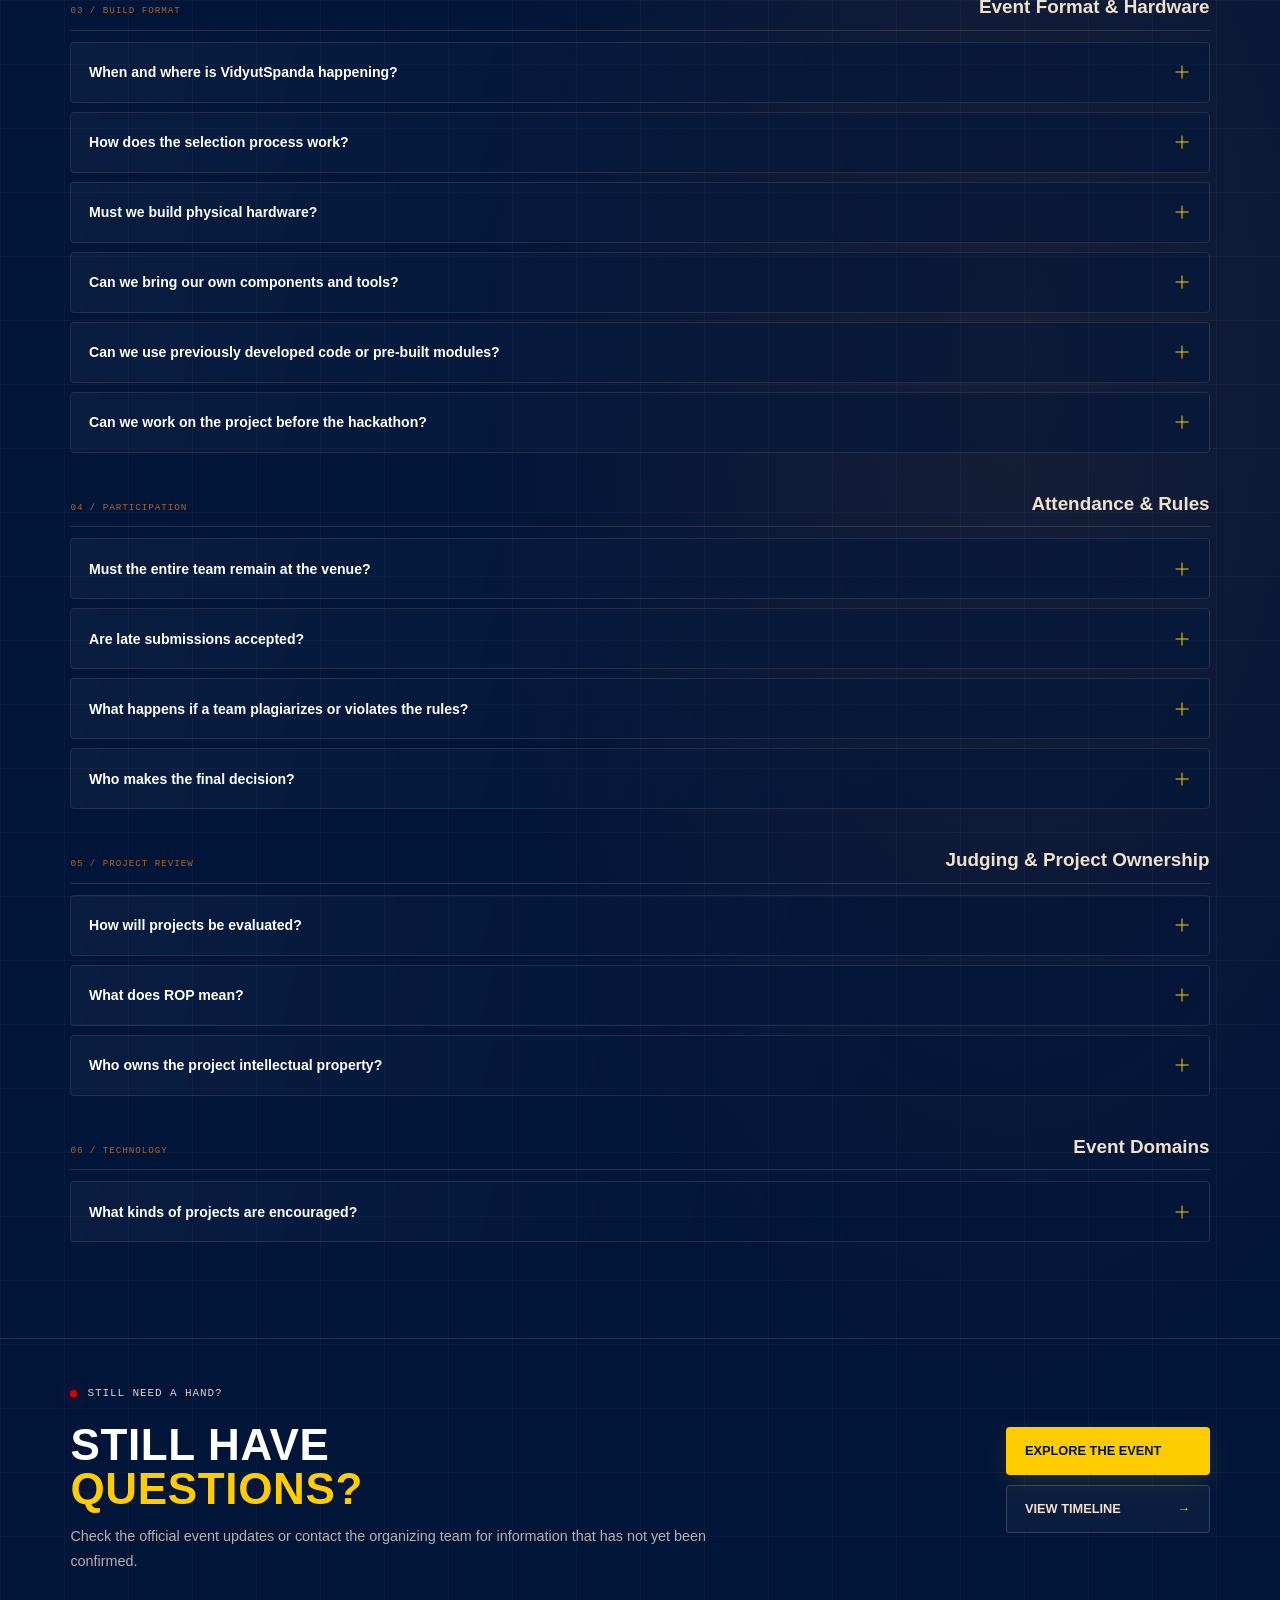
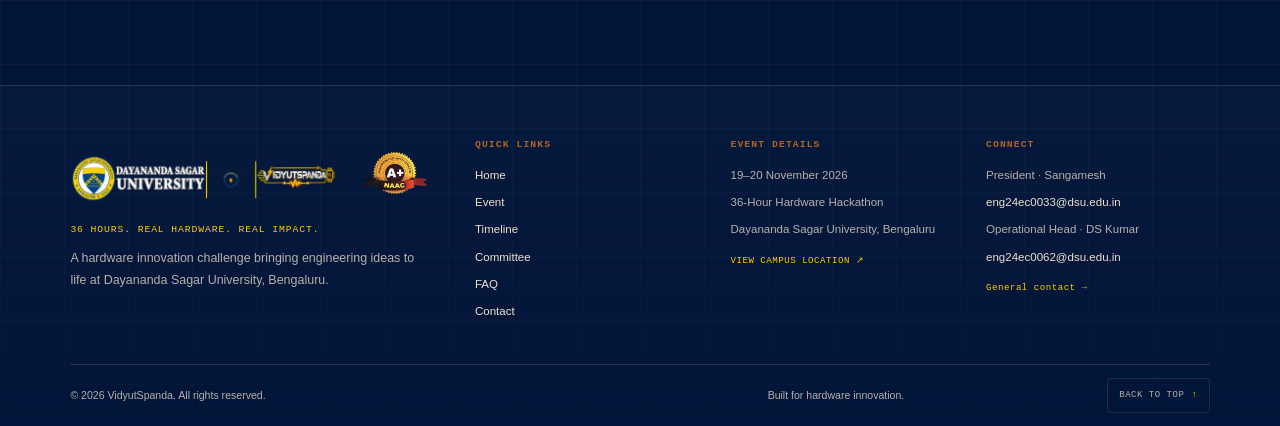
<file: faq.html>
<!doctype html>
<html lang="en">
<head>
  <meta charset="utf-8">
  <meta name="viewport" content="width=device-width, initial-scale=1">
  <meta name="theme-color" content="#011539">
  <link rel="icon" type="image/png" sizes="16x16" href="assets/icons/Vidyutspanda/favicon-16x16.png">
  <link rel="icon" type="image/png" sizes="32x32" href="assets/icons/Vidyutspanda/favicon-32x32.png">
  <link rel="shortcut icon" href="assets/icons/Vidyutspanda/favicon.ico">
  <link rel="apple-touch-icon" sizes="180x180" href="assets/icons/Vidyutspanda/apple-touch-icon.png">
  <meta name="description" content="Answers about VidyutSpanda registration, teams, fees, event format, hardware requirements and judging.">
  <title>FAQ | VidyutSpanda</title>
  <link rel="stylesheet" href="css/style.css">
  <link rel="stylesheet" href="css/components.css">
  <link rel="stylesheet" href="css/responsive.css">
  <link rel="stylesheet" href="css/faq.css">
  <script src="js/config.js" defer></script>
  <script src="js/animations.js" defer></script>
  <script src="js/main.js" defer></script>
</head>
<body data-page="faq">
  <a class="skip-link" href="#main-content">Skip to content</a>
  <header class="site-header" id="page-top" data-site-header>
    <a class="brand" href="index.html" aria-label="VidyutSpanda home"><span class="brand-logos"><img class="brand-logo brand-logo-dsu" src="assets/images/logos/dsu-logo.png" alt="Dayananda Sagar University"><img class="brand-logo brand-logo-ece" src="assets/images/logos/ece-club-logo.png" alt="ECE Technical Club"><img class="brand-logo brand-logo-vidyutspanda" src="assets/vidhyuthSpanda-logo.png" alt="VidyutSpanda"></span></a>
    <nav class="site-nav" id="primary-navigation" aria-label="Main navigation">
      <div class="nav-links">
        <a class="nav-link" data-nav="home" href="index.html">Home</a><a class="nav-link" data-nav="event" href="event.html">Event</a><a class="nav-link" data-nav="timeline" href="timeline.html">Timeline</a><a class="nav-link" data-nav="committee" href="committee.html">Committee</a><a class="nav-link" data-nav="faq" href="faq.html">FAQ</a><a class="nav-link" data-nav="contact" href="contact.html">Contact</a>
      </div>
      <div class="nav-actions">
        <a class="button button-primary nav-register" href="https://unstop.com/o/ghMEq2z?lb=use8bmqW&utm_medium=Share&utm_source=WhatsApp" target="_blank" rel="noopener noreferrer"><span>REGISTER</span><svg aria-hidden="true" viewBox="0 0 20 20" focusable="false"><path d="M3.5 10h12m-5-5 5 5-5 5" /></svg></a>
        <span class="nav-registration-note visually-hidden" id="nav-registration-status" data-registration-status role="status" aria-live="polite" aria-atomic="true">Registration will open once the official Google Form link is configured.</span>
      </div>
    </nav>
    <button class="menu-toggle" type="button" aria-label="Open navigation menu" aria-expanded="false" aria-controls="primary-navigation"><span class="menu-icon" aria-hidden="true"><span></span><span></span></span></button>
  </header>
  <main id="main-content" class="faq-page" data-faq-page>
    <section class="faq-hero page-shell" aria-labelledby="faq-title">
      <div class="faq-hero-copy" data-reveal>
        <p class="eyebrow"><span class="signal-dot" aria-hidden="true"></span> GOT QUESTIONS?</p>
        <h1 id="faq-title">FREQUENTLY ASKED<br><span>QUESTIONS</span></h1>
        <p>Everything you need to know before bringing your hardware ideas to VidyutSpanda.</p>
      </div>
      <div class="faq-hero-circuit" aria-hidden="true">
        <svg viewBox="0 0 420 240" focusable="false"><circle cx="210" cy="120" r="97"/><circle cx="210" cy="120" r="62"/><path d="M0 120h82l22-22h42m128 22h62l22 22h62M210 0v36l-18 18v25m18 82v31l22 22v26"/><rect x="184" y="94" width="52" height="52" rx="4"/><path d="M197 120h26m-13-13v26"/><circle cx="82" cy="120" r="3"/><circle cx="336" cy="120" r="3"/><circle cx="210" cy="36" r="3"/><circle cx="232" cy="187" r="3"/></svg>
      </div>
      <p class="faq-hero-index" aria-hidden="true">VidyutSpanda / SUPPORT SYSTEMS / 2026</p>
    </section>

    <section class="faq-content page-shell" aria-label="Frequently asked questions">
      <div class="faq-tools">
        <div class="faq-search-wrap">
          <label for="faq-search">Search questions</label>
          <input id="faq-search" type="search" placeholder="Search teams, fees, hardware..." autocomplete="off" data-faq-search>
        </div>
        <div class="faq-filter-wrap">
          <span class="faq-filter-label">FILTER BY TOPIC</span>
          <div class="faq-filters" role="group" aria-label="Filter frequently asked questions by category">
            <button type="button" class="faq-filter is-active" data-faq-filter="all" aria-pressed="true">All</button>
            <button type="button" class="faq-filter" data-faq-filter="registration" aria-pressed="false">Registration &amp; Teams</button>
            <button type="button" class="faq-filter" data-faq-filter="fees" aria-pressed="false">Fees &amp; Confirmation</button>
            <button type="button" class="faq-filter" data-faq-filter="format" aria-pressed="false">Event Format &amp; Hardware</button>
            <button type="button" class="faq-filter" data-faq-filter="attendance" aria-pressed="false">Attendance &amp; Rules</button>
            <button type="button" class="faq-filter" data-faq-filter="judging" aria-pressed="false">Judging &amp; Ownership</button>
            <button type="button" class="faq-filter" data-faq-filter="domains" aria-pressed="false">Event Domains</button>
          </div>
        </div>
      </div>

      <p class="faq-empty" data-faq-empty hidden>No questions match your search. Try another term or select a different topic.</p>

      <section class="faq-category" data-faq-section="registration" aria-labelledby="faq-registration-title">
        <header class="faq-category-heading"><p>01 / PARTICIPATION</p><h2 id="faq-registration-title">Registration &amp; Teams</h2></header>
        <div class="faq-list">
          <article class="faq-item" data-faq-item><h3><button class="faq-question" type="button" aria-expanded="true" aria-controls="faq-answer-team-size">How many members can a team have?<span aria-hidden="true"></span></button></h3><div class="faq-answer" id="faq-answer-team-size" aria-hidden="false"><div><p>Each team must contain exactly three members.</p></div></div></article>
          <article class="faq-item" data-faq-item><h3><button class="faq-question" type="button" aria-expanded="true" aria-controls="faq-answer-eligibility">Who is eligible to participate?<span aria-hidden="true"></span></button></h3><div class="faq-answer" id="faq-answer-eligibility" aria-hidden="false"><div><p>At least one team member must be an undergraduate B.Tech student. Teams consisting entirely of M.Tech students are not permitted. All-B.Tech teams are allowed.</p></div></div></article>
          <article class="faq-item" data-faq-item><h3><button class="faq-question" type="button" aria-expanded="true" aria-controls="faq-answer-colleges">Can students from different colleges form a team?<span aria-hidden="true"></span></button></h3><div class="faq-answer" id="faq-answer-colleges" aria-hidden="false"><div><p>Yes. Cross-college and interdisciplinary teams are allowed.</p></div></div></article>
          <article class="faq-item" data-faq-item><h3><button class="faq-question" type="button" aria-expanded="true" aria-controls="faq-answer-team-change">Can we change our team after registration?<span aria-hidden="true"></span></button></h3><div class="faq-answer" id="faq-answer-team-change" aria-hidden="false"><div><p>Team composition cannot be changed after registration.</p></div></div></article>
          <article class="faq-item" data-faq-item><h3><button class="faq-question" type="button" aria-expanded="true" aria-controls="faq-answer-team-leader">Who should register the team?<span aria-hidden="true"></span></button></h3><div class="faq-answer" id="faq-answer-team-leader" aria-hidden="false"><div><p>Each team must designate one team leader as the main contact and provide accurate team details.</p></div></div></article>
        </div>
      </section>

      <section class="faq-category" data-faq-section="fees" aria-labelledby="faq-fees-title">
        <header class="faq-category-heading"><p>02 / CONFIRMATION</p><h2 id="faq-fees-title">Fees &amp; Confirmation</h2></header>
        <div class="faq-list">
          <article class="faq-item" data-faq-item><h3><button class="faq-question" type="button" aria-expanded="true" aria-controls="faq-answer-fee">What is the registration fee?<span aria-hidden="true"></span></button></h3><div class="faq-answer" id="faq-answer-fee" aria-hidden="false"><div><p>₹250 per team if at least one member is an IEEE member; otherwise, ₹300 per team.</p></div></div></article>
          <article class="faq-item" data-faq-item><h3><button class="faq-question" type="button" aria-expanded="true" aria-controls="faq-answer-confirmation">When is registration confirmed?<span aria-hidden="true"></span></button></h3><div class="faq-answer" id="faq-answer-confirmation" aria-hidden="false"><div><p>Confirmation requires completion of the payment process and submission of the required team details, according to official instructions.</p></div></div></article>
          <article class="faq-item" data-faq-item><h3><button class="faq-question" type="button" aria-expanded="true" aria-controls="faq-answer-refunds">Are registration fees refundable?<span aria-hidden="true"></span></button></h3><div class="faq-answer" id="faq-answer-refunds" aria-hidden="false"><div><p>The supplied event rules state that completed registration payments are non-refundable.</p></div></div></article>
          <article class="faq-item" data-faq-item><h3><button class="faq-question" type="button" aria-expanded="true" aria-controls="faq-answer-deadline">What is the payment deadline?<span aria-hidden="true"></span></button></h3><div class="faq-answer" id="faq-answer-deadline" aria-hidden="false"><div><p>The planned payment confirmation deadline is <span data-event-config="paymentDeadlineLabel">15 NOVEMBER 2026</span>. Teams should follow official organizer announcements for instructions and any updates.</p></div></div></article>
        </div>
      </section>

      <section class="faq-category" data-faq-section="format" aria-labelledby="faq-format-title">
        <header class="faq-category-heading"><p>03 / BUILD FORMAT</p><h2 id="faq-format-title">Event Format &amp; Hardware</h2></header>
        <div class="faq-list">
          <article class="faq-item" data-faq-item><h3><button class="faq-question" type="button" aria-expanded="true" aria-controls="faq-answer-when-where">When and where is VidyutSpanda happening?<span aria-hidden="true"></span></button></h3><div class="faq-answer" id="faq-answer-when-where" aria-hidden="false"><div><p>The event is scheduled for 19–20 November 2026 at Dayananda Sagar University, Bengaluru. Exact venue and reporting details should follow the official event communication.</p></div></div></article>
          <article class="faq-item" data-faq-item><h3><button class="faq-question" type="button" aria-expanded="true" aria-controls="faq-answer-selection">How does the selection process work?<span aria-hidden="true"></span></button></h3><div class="faq-answer" id="faq-answer-selection" aria-hidden="false"><div><p>Round 1 involves submitting a project idea using the official PPT template. Shortlisted teams proceed to the on-campus 36-hour prototype-building round.</p></div></div></article>
          <article class="faq-item" data-faq-item><h3><button class="faq-question" type="button" aria-expanded="true" aria-controls="faq-answer-hardware">Must we build physical hardware?<span aria-hidden="true"></span></button></h3><div class="faq-answer" id="faq-answer-hardware" aria-hidden="false"><div><p>Yes. Teams must produce a functional hardware prototype. Software-only projects and simulations do not meet the stated requirement.</p></div></div></article>
          <article class="faq-item" data-faq-item><h3><button class="faq-question" type="button" aria-expanded="true" aria-controls="faq-answer-tools">Can we bring our own components and tools?<span aria-hidden="true"></span></button></h3><div class="faq-answer" id="faq-answer-tools" aria-hidden="false"><div><p>Yes. Participants should bring their laptops, components, development boards, sensors, and tools needed for their projects.</p></div></div></article>
          <article class="faq-item" data-faq-item><h3><button class="faq-question" type="button" aria-expanded="true" aria-controls="faq-answer-code">Can we use previously developed code or pre-built modules?<span aria-hidden="true"></span></button></h3><div class="faq-answer" id="faq-answer-code" aria-hidden="false"><div><p>Pre-written or previously developed code is prohibited. Pre-built modules are not permitted except for standard sensors and microcontrollers, according to the supplied rules.</p></div></div></article>
          <article class="faq-item" data-faq-item><h3><button class="faq-question" type="button" aria-expanded="true" aria-controls="faq-answer-work-period">Can we work on the project before the hackathon?<span aria-hidden="true"></span></button></h3><div class="faq-answer" id="faq-answer-work-period" aria-hidden="false"><div><p>Project work must be completed within the official event window and at the event venue.</p></div></div></article>
        </div>
      </section>

      <section class="faq-category" data-faq-section="attendance" aria-labelledby="faq-attendance-title">
        <header class="faq-category-heading"><p>04 / PARTICIPATION</p><h2 id="faq-attendance-title">Attendance &amp; Rules</h2></header>
        <div class="faq-list">
          <article class="faq-item" data-faq-item><h3><button class="faq-question" type="button" aria-expanded="true" aria-controls="faq-answer-venue">Must the entire team remain at the venue?<span aria-hidden="true"></span></button></h3><div class="faq-answer" id="faq-answer-venue" aria-hidden="false"><div><p>Teams are expected to remain at the venue throughout the 36-hour event, with at least one member present at all times.</p></div></div></article>
          <article class="faq-item" data-faq-item><h3><button class="faq-question" type="button" aria-expanded="true" aria-controls="faq-answer-late">Are late submissions accepted?<span aria-hidden="true"></span></button></h3><div class="faq-answer" id="faq-answer-late" aria-hidden="false"><div><p>No. Late submissions are not accepted under the stated rules.</p></div></div></article>
          <article class="faq-item" data-faq-item><h3><button class="faq-question" type="button" aria-expanded="true" aria-controls="faq-answer-plagiarism">What happens if a team plagiarizes or violates the rules?<span aria-hidden="true"></span></button></h3><div class="faq-answer" id="faq-answer-plagiarism" aria-hidden="false"><div><p>Plagiarism or misconduct can result in disqualification.</p></div></div></article>
          <article class="faq-item" data-faq-item><h3><button class="faq-question" type="button" aria-expanded="true" aria-controls="faq-answer-final-decision">Who makes the final decision?<span aria-hidden="true"></span></button></h3><div class="faq-answer" id="faq-answer-final-decision" aria-hidden="false"><div><p>Decisions of the judges and organizing committee are final and binding.</p></div></div></article>
        </div>
      </section>

      <section class="faq-category" data-faq-section="judging" aria-labelledby="faq-judging-title">
        <header class="faq-category-heading"><p>05 / PROJECT REVIEW</p><h2 id="faq-judging-title">Judging &amp; Project Ownership</h2></header>
        <div class="faq-list">
          <article class="faq-item" data-faq-item><h3><button class="faq-question" type="button" aria-expanded="true" aria-controls="faq-answer-criteria">How will projects be evaluated?<span aria-hidden="true"></span></button></h3><div class="faq-answer" id="faq-answer-criteria" aria-hidden="false"><div><p>The listed criteria are Innovation, Feasibility, ROI and ROP Impact, Relevance, and Presentation. No scoring percentages have been confirmed.</p></div></div></article>
          <article class="faq-item" data-faq-item><h3><button class="faq-question" type="button" aria-expanded="true" aria-controls="faq-answer-rop">What does ROP mean?<span aria-hidden="true"></span></button></h3><div class="faq-answer" id="faq-answer-rop" aria-hidden="false"><div><p>The supplied criteria do not define ROP. The organizers will clarify it.</p></div></div></article>
          <article class="faq-item" data-faq-item><h3><button class="faq-question" type="button" aria-expanded="true" aria-controls="faq-answer-ip">Who owns the project intellectual property?<span aria-hidden="true"></span></button></h3><div class="faq-answer" id="faq-answer-ip" aria-hidden="false"><div><p>Project intellectual property belongs to the participating teams. Organizers may use event photos, videos, and project media for promotion and documentation.</p></div></div></article>
        </div>
      </section>

      <section class="faq-category" data-faq-section="domains" aria-labelledby="faq-domains-title">
        <header class="faq-category-heading"><p>06 / TECHNOLOGY</p><h2 id="faq-domains-title">Event Domains</h2></header>
        <div class="faq-list">
          <article class="faq-item" data-faq-item><h3><button class="faq-question" type="button" aria-expanded="true" aria-controls="faq-answer-projects">What kinds of projects are encouraged?<span aria-hidden="true"></span></button></h3><div class="faq-answer" id="faq-answer-projects" aria-hidden="false"><div><p>Projects may explore Mechavers, Silicore, Wavenex, Neuronix, Nexusgrid or Circuitshield, spanning mechanical robotics, semiconductor systems, wireless communication, neural AI, interconnected networks and protective electronics.</p></div></div></article>
        </div>
      </section>
    </section>

    <section class="faq-closing page-shell" aria-labelledby="faq-closing-title">
      <div class="faq-closing-copy">
        <p class="eyebrow"><span class="signal-dot" aria-hidden="true"></span> STILL NEED A HAND?</p>
        <h2 id="faq-closing-title">STILL HAVE<br><span>QUESTIONS?</span></h2>
        <p>Check the official event updates or contact the organizing team for information that has not yet been confirmed.</p>
      </div>
      <div class="faq-closing-actions">
        <a class="button button-primary" href="event.html">EXPLORE THE EVENT <span aria-hidden="true">→</span></a>
        <a class="button button-secondary" href="timeline.html">VIEW TIMELINE <span aria-hidden="true">→</span></a>
      </div>
    </section>
  </main>
  <footer class="site-footer"><div class="footer-main"><section class="footer-brand-area" aria-label="About VidyutSpanda"><div class="footer-brand-logos"><a class="footer-brand" href="index.html"><img class="footer-brand-logo" src="assets/images/logo.png" alt="VidyutSpanda, Dayananda Sagar University, ECE Technical Club"></a><img class="footer-naac-logo" src="assets/ExtraLOgo/Naac.png" alt="NAAC"></div><p class="footer-tagline">36 HOURS. REAL HARDWARE. REAL IMPACT.</p><p class="footer-description">A hardware innovation challenge bringing engineering ideas to life at Dayananda Sagar University, Bengaluru.</p></section><nav class="footer-column" aria-label="Quick links"><h2>QUICK LINKS</h2><a href="index.html">Home</a><a href="event.html">Event</a><a href="timeline.html">Timeline</a><a href="committee.html">Committee</a><a href="faq.html">FAQ</a><a href="contact.html">Contact</a></nav><section class="footer-column" aria-label="Event details"><h2>EVENT DETAILS</h2><p>19–20 November 2026</p><p>36-Hour Hardware Hackathon</p><p>Dayananda Sagar University, Bengaluru</p><a class="footer-location-link" href="https://share.google/YrrwAQHzx1WKD2Qam" target="_blank" rel="noopener noreferrer">VIEW CAMPUS LOCATION <span aria-hidden="true">↗</span></a></section><section class="footer-column footer-connect" aria-label="Connect with the organizing team"><h2>CONNECT</h2><p>President · Sangamesh</p><a href="mailto:ENG24EC0033@dsu.edu.in">eng24ec0033@dsu.edu.in</a><p>Operational Head · DS Kumar</p><a href="mailto:ENG24EC0062@dsu.edu.in">eng24ec0062@dsu.edu.in</a><a class="footer-contact-link" href="contact.html">General contact <span aria-hidden="true">→</span></a></section></div><div class="footer-bottom"><p>© 2026 VidyutSpanda. All rights reserved.</p><p>Built for hardware innovation.</p><a class="footer-back-top" href="#page-top" aria-label="Back to top">BACK TO TOP <span aria-hidden="true">↑</span></a></div></footer>
</body>
</html>
</file>
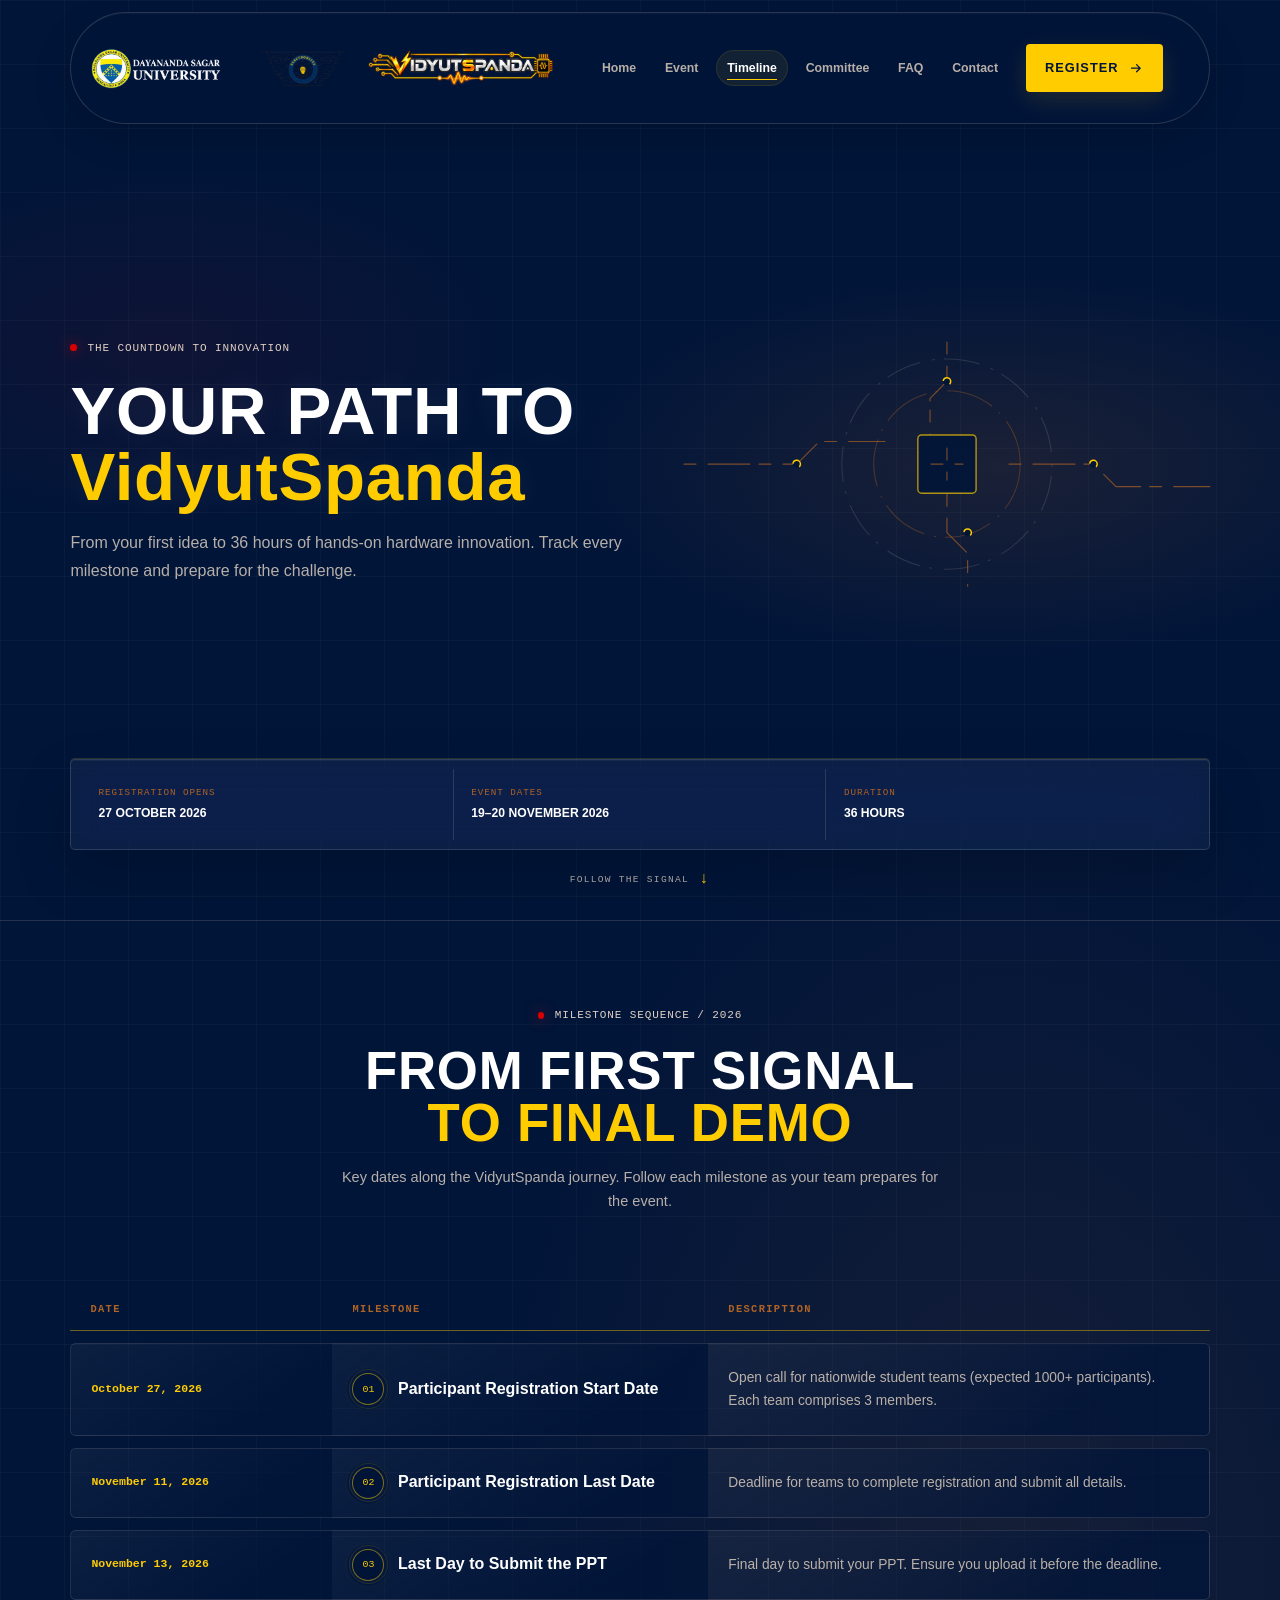
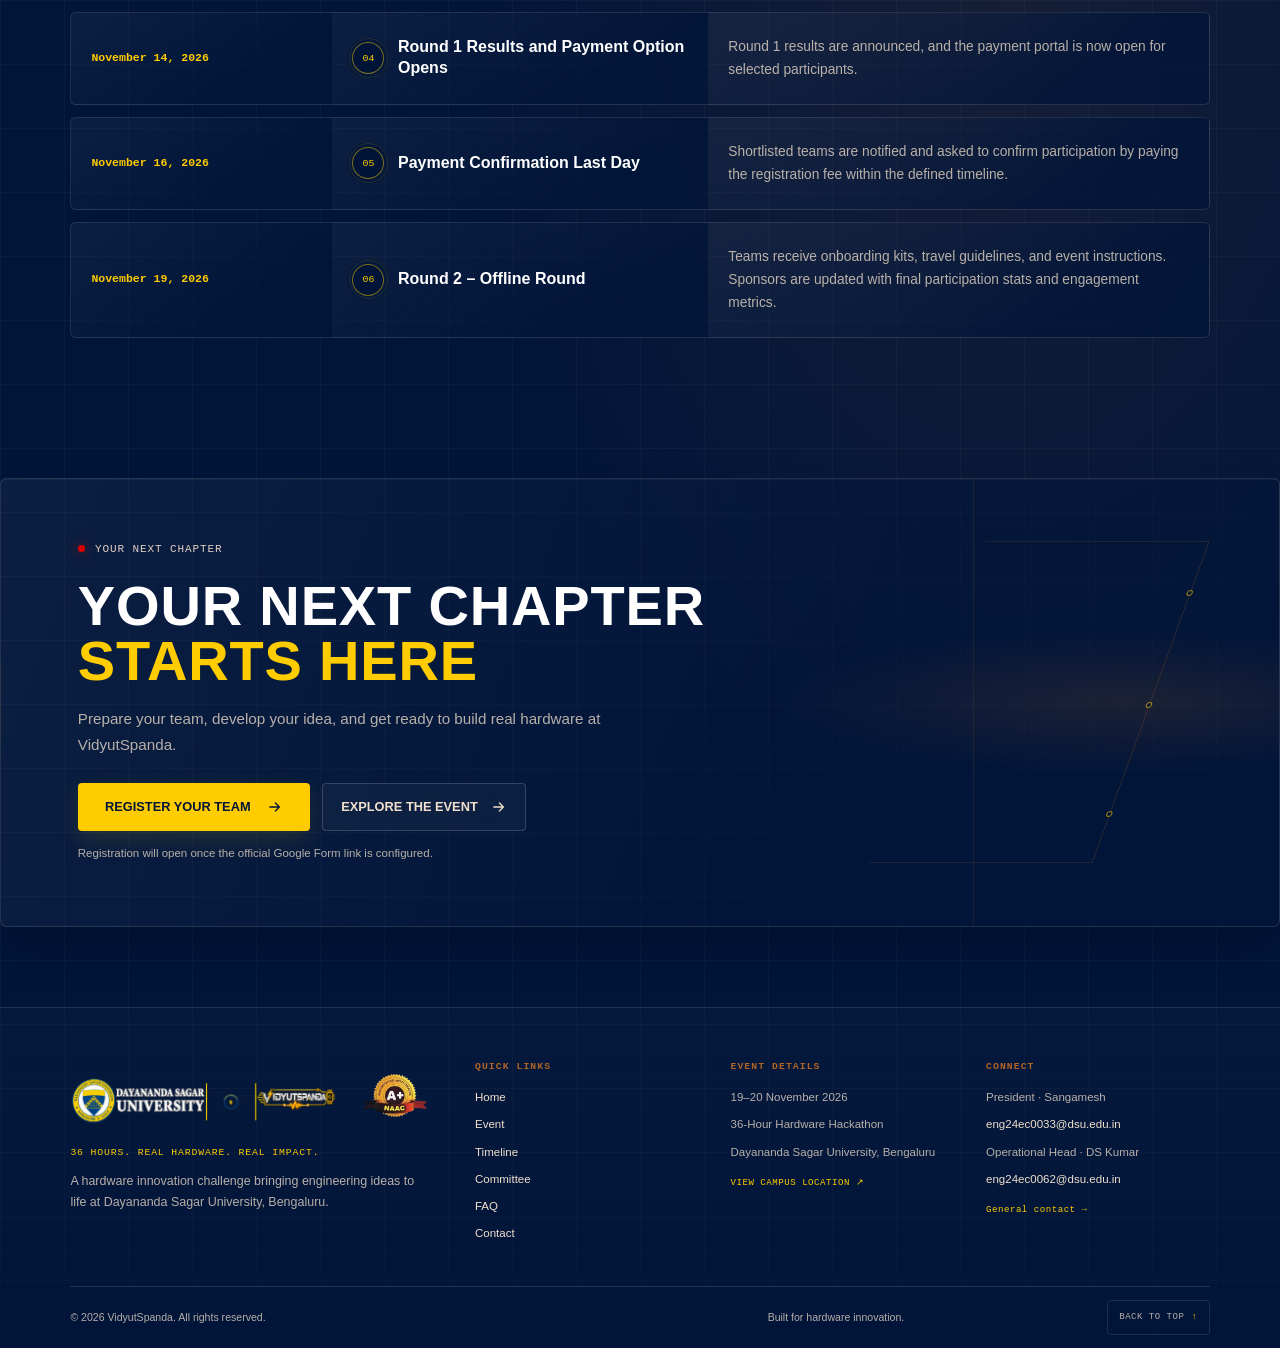
<file: timeline.html>
<!doctype html>
<html lang="en">

<head>
  <meta charset="utf-8">
  <meta name="viewport" content="width=device-width, initial-scale=1">
  <meta name="theme-color" content="#011539">
  <link rel="icon" type="image/png" sizes="16x16" href="assets/icons/Vidyutspanda/favicon-16x16.png">
  <link rel="icon" type="image/png" sizes="32x32" href="assets/icons/Vidyutspanda/favicon-32x32.png">
  <link rel="shortcut icon" href="assets/icons/Vidyutspanda/favicon.ico">
  <link rel="apple-touch-icon" sizes="180x180" href="assets/icons/Vidyutspanda/apple-touch-icon.png">
  <meta name="description"
    content="Track VidyutSpanda registration milestones and the 36-hour hardware hackathon journey on 19–20 November 2026.">
  <title>Timeline | VidyutSpanda</title>
  <link rel="stylesheet" href="css/style.css">
  <link rel="stylesheet" href="css/components.css">
  <link rel="stylesheet" href="css/responsive.css">
  <link rel="stylesheet" href="css/timeline.css">
  <script src="js/config.js" defer></script>
  <script src="js/animations.js" defer></script>
  <script src="js/main.js" defer></script>
</head>

<body data-page="timeline">
  <a class="skip-link" href="#main-content">Skip to content</a>
  <header class="site-header" id="page-top" data-site-header>
    <a class="brand" href="index.html" aria-label="VidyutSpanda home"><span class="brand-logos"><img class="brand-logo brand-logo-dsu" src="assets/images/logos/dsu-logo.png" alt="Dayananda Sagar University"><img class="brand-logo brand-logo-ece" src="assets/images/logos/ece-club-logo.png" alt="ECE Technical Club"><img class="brand-logo brand-logo-vidyutspanda" src="assets/vidhyuthSpanda-logo.png" alt="VidyutSpanda"></span></a>
    <nav class="site-nav" id="primary-navigation" aria-label="Main navigation">
      <div class="nav-links">
        <a class="nav-link" data-nav="home" href="index.html">Home</a><a class="nav-link" data-nav="event"
          href="event.html">Event</a><a class="nav-link" data-nav="timeline" href="timeline.html">Timeline</a><a
          class="nav-link" data-nav="committee" href="committee.html">Committee</a><a class="nav-link" data-nav="faq"
          href="faq.html">FAQ</a><a class="nav-link" data-nav="contact" href="contact.html">Contact</a>
      </div>
      <div class="nav-actions">
        <a class="button button-primary nav-register" href="https://unstop.com/o/ghMEq2z?lb=use8bmqW&utm_medium=Share&utm_source=WhatsApp"
          target="_blank" rel="noopener noreferrer"><span>REGISTER</span><svg aria-hidden="true" viewBox="0 0 20 20"
            focusable="false">
            <path d="M3.5 10h12m-5-5 5 5-5 5" />
          </svg></a>
        <span class="nav-registration-note visually-hidden" id="nav-registration-status" data-registration-status
          role="status" aria-live="polite" aria-atomic="true">Registration will open once the official Google Form link
          is configured.</span>
      </div>
    </nav>
    <button class="menu-toggle" type="button" aria-label="Open navigation menu" aria-expanded="false"
      aria-controls="primary-navigation"><span class="menu-icon"
        aria-hidden="true"><span></span><span></span></span></button>
  </header>
  <main id="main-content" class="timeline-page">
    <section class="timeline-hero page-shell" aria-labelledby="timeline-title">
      <div class="timeline-hero-copy reveal-stagger">
        <p class="eyebrow" data-reveal><span class="signal-dot" aria-hidden="true"></span> THE COUNTDOWN TO INNOVATION
        </p>
        <h1 id="timeline-title" data-reveal>YOUR PATH TO<br><span>VidyutSpanda</span></h1>
        <p class="timeline-hero-intro" data-reveal>From your first idea to 36 hours of hands-on hardware innovation.
          Track every milestone and prepare for the challenge.</p>
      </div>
      <div class="timeline-hero-circuit" aria-hidden="true">
        <svg viewBox="0 0 560 260" focusable="false">
          <circle cx="280" cy="130" r="112" />
          <circle cx="280" cy="130" r="78" />
          <path d="M0 130h120l24-24h70m132 24h90l24 24h100M280 0v42l-18 18v38m18 64v41l22 22v35" />
          <rect x="249" y="99" width="62" height="62" rx="4" />
          <path d="M263 130h34m-17-17v34" />
          <circle cx="120" cy="130" r="4" />
          <circle cx="436" cy="130" r="4" />
          <circle cx="280" cy="42" r="4" />
          <circle cx="302" cy="203" r="4" />
        </svg>
      </div>
      <dl class="timeline-hero-facts glass-panel reveal-stagger">
        <div class="timeline-hero-fact reveal-on-scroll">
          <dt>REGISTRATION OPENS</dt>
          <dd>27 OCTOBER 2026</dd>
        </div>
        <div class="timeline-hero-fact reveal-on-scroll">
          <dt>EVENT DATES</dt>
          <dd>19–20 NOVEMBER 2026</dd>
        </div>
        <div class="timeline-hero-fact reveal-on-scroll">
          <dt>DURATION</dt>
          <dd>36 HOURS</dd>
        </div>
      </dl>
      <a class="timeline-downlink" href="#milestones"><span>FOLLOW THE SIGNAL</span><span
          aria-hidden="true">↓</span></a>
    </section>

    <section class="timeline-milestones page-shell" id="milestones" aria-labelledby="milestones-title">
      <header class="timeline-section-heading" data-reveal>
        <p class="eyebrow"><span class="signal-dot" aria-hidden="true"></span> MILESTONE SEQUENCE / 2026</p>
        <h2 id="milestones-title">FROM FIRST SIGNAL<br><span>TO FINAL DEMO</span></h2>
        <p>Key dates along the VidyutSpanda journey. Follow each milestone as your team prepares for the event.</p>
      </header>

      <table class="timeline-list reveal-on-scroll" data-reveal>
        <thead>
          <tr>
            <th scope="col">DATE</th>
            <th scope="col">MILESTONE</th>
            <th scope="col">DESCRIPTION</th>
          </tr>
        </thead>
        <tbody>
          <tr class="timeline-item reveal-on-scroll">
            <td class="timeline-date" data-label="DATE"><time datetime="2026-10-27">October 27, 2026</time></td>
            <td class="timeline-milestone" data-label="MILESTONE">
              <span class="timeline-node" aria-hidden="true">01</span>
              <h3>Participant Registration Start Date</h3>
            </td>
            <td class="timeline-description" data-label="DESCRIPTION">
              Open call for nationwide student teams (expected 1000+ participants). Each team comprises 3 members.
            </td>
          </tr>
          <tr class="timeline-item reveal-on-scroll">
            <td class="timeline-date" data-label="DATE"><time datetime="2026-11-11">November 11, 2026</time></td>
            <td class="timeline-milestone" data-label="MILESTONE">
              <span class="timeline-node" aria-hidden="true">02</span>
              <h3>Participant Registration Last Date</h3>
            </td>
            <td class="timeline-description" data-label="DESCRIPTION">
              Deadline for teams to complete registration and submit all details.
            </td>
          </tr>
          <tr class="timeline-item reveal-on-scroll">
            <td class="timeline-date" data-label="DATE"><time datetime="2026-11-13">November 13, 2026</time></td>
            <td class="timeline-milestone" data-label="MILESTONE">
              <span class="timeline-node" aria-hidden="true">03</span>
              <h3>Last Day to Submit the PPT</h3>
            </td>
            <td class="timeline-description" data-label="DESCRIPTION">
              Final day to submit your PPT. Ensure you upload it before the deadline.
            </td>
          </tr>
          <tr class="timeline-item reveal-on-scroll">
            <td class="timeline-date" data-label="DATE"><time datetime="2026-11-14">November 14, 2026</time></td>
            <td class="timeline-milestone" data-label="MILESTONE">
              <span class="timeline-node" aria-hidden="true">04</span>
              <h3>Round 1 Results and Payment Option Opens</h3>
            </td>
            <td class="timeline-description" data-label="DESCRIPTION">
              Round 1 results are announced, and the payment portal is now open for selected participants.
            </td>
          </tr>
          <tr class="timeline-item reveal-on-scroll">
            <td class="timeline-date" data-label="DATE"><time datetime="2026-11-16">November 16, 2026</time></td>
            <td class="timeline-milestone" data-label="MILESTONE">
              <span class="timeline-node" aria-hidden="true">05</span>
              <h3>Payment Confirmation Last Day</h3>
            </td>
            <td class="timeline-description" data-label="DESCRIPTION">
              Shortlisted teams are notified and asked to confirm participation by paying the registration fee within
              the defined timeline.
            </td>
          </tr>
          <tr class="timeline-item reveal-on-scroll">
            <td class="timeline-date" data-label="DATE"><time datetime="2026-11-19">November 19, 2026</time></td>
            <td class="timeline-milestone" data-label="MILESTONE">
              <span class="timeline-node" aria-hidden="true">06</span>
              <h3>Round 2 – Offline Round</h3>
            </td>
            <td class="timeline-description" data-label="DESCRIPTION">
              Teams receive onboarding kits, travel guidelines, and event instructions. Sponsors are updated with final
              participation stats and engagement metrics.
            </td>
          </tr>
        </tbody>
      </table>
    </section>

    <section class="timeline-cta page-shell" aria-labelledby="timeline-cta-title">
      <div class="timeline-cta-signal" aria-hidden="true"><span></span><span></span><span></span></div>
      <div class="timeline-cta-content reveal-on-scroll">
        <p class="eyebrow"><span class="signal-dot" aria-hidden="true"></span> YOUR NEXT CHAPTER</p>
        <h2 id="timeline-cta-title">YOUR NEXT CHAPTER<br><span>STARTS HERE</span></h2>
        <p>Prepare your team, develop your idea, and get ready to build real hardware at VidyutSpanda.</p>
        <div class="timeline-cta-actions">
          <a class="button button-primary register-button" href="https://unstop.com/o/ghMEq2z?lb=use8bmqW&utm_medium=Share&utm_source=WhatsApp"
            target="_blank" rel="noopener noreferrer">
            <span>REGISTER YOUR TEAM</span>
            <svg aria-hidden="true" viewBox="0 0 20 20" focusable="false">
              <path d="M3.5 10h12m-5-5 5 5-5 5" />
            </svg>
          </a>
          <a class="button button-secondary" href="event.html"><span>EXPLORE THE EVENT</span><svg aria-hidden="true"
              viewBox="0 0 20 20" focusable="false">
              <path d="M3.5 10h12m-5-5 5 5-5 5" />
            </svg></a>
        </div>
        <p class="registration-note" id="timeline-registration-status" data-registration-status role="status"
          aria-live="polite">Registration will open once the official Google Form link is configured.</p>
      </div>
    </section>
  </main>
  <footer class="site-footer">
    <div class="footer-main">
      <section class="footer-brand-area" aria-label="About VidyutSpanda"><div class="footer-brand-logos"><a class="footer-brand" href="index.html"><img class="footer-brand-logo" src="assets/images/logo.png" alt="VidyutSpanda, Dayananda Sagar University, ECE Technical Club"></a><img class="footer-naac-logo" src="assets/ExtraLOgo/Naac.png" alt="NAAC"></div>
        <p class="footer-tagline">36 HOURS. REAL HARDWARE. REAL IMPACT.</p>
        <p class="footer-description">A hardware innovation challenge bringing engineering ideas to life at Dayananda
          Sagar University, Bengaluru.</p>
      </section>
      <nav class="footer-column" aria-label="Quick links">
        <h2>QUICK LINKS</h2><a href="index.html">Home</a><a href="event.html">Event</a><a
          href="timeline.html">Timeline</a><a href="committee.html">Committee</a><a href="faq.html">FAQ</a><a
          href="contact.html">Contact</a>
      </nav>
      <section class="footer-column" aria-label="Event details">
        <h2>EVENT DETAILS</h2>
        <p>19–20 November 2026</p>
        <p>36-Hour Hardware Hackathon</p>
        <p>Dayananda Sagar University, Bengaluru</p><a class="footer-location-link"
          href="https://share.google/YrrwAQHzx1WKD2Qam" target="_blank" rel="noopener noreferrer">VIEW CAMPUS LOCATION
          <span aria-hidden="true">↗</span></a>
      </section>
      <section class="footer-column footer-connect" aria-label="Connect with the organizing team">
        <h2>CONNECT</h2>
        <p>President · Sangamesh</p><a href="mailto:ENG24EC0033@dsu.edu.in">eng24ec0033@dsu.edu.in</a>
        <p>Operational Head · DS Kumar</p><a href="mailto:ENG24EC0062@dsu.edu.in">eng24ec0062@dsu.edu.in</a><a
          class="footer-contact-link" href="contact.html">General contact <span aria-hidden="true">→</span></a>
      </section>
    </div>
    <div class="footer-bottom">
      <p>© 2026 VidyutSpanda. All rights reserved.</p>
      <p>Built for hardware innovation.</p><a class="footer-back-top" href="#page-top" aria-label="Back to top">BACK TO
        TOP <span aria-hidden="true">↑</span></a>
    </div>
  </footer>
</body>

</html>
</file>
<file: css/style.css>
:root {
  color-scheme: dark;
  --color-navy: #011539;
  --color-red: #D70000;
  --color-gold: #FFCC00;
  --color-white: #FFFFFF;
  --color-brown: #320803;
  --color-copper: #AF6325;
  --color-cream: #F1E0CC;
  --color-beige: #E1CFC2;

  --color-ink-soft: rgba(241, 224, 204, 0.76);
  --color-line: rgba(225, 207, 194, 0.16);
  --color-glass: rgba(1, 21, 57, 0.78);
  --font-display: "Avenir Next", "Arial Narrow", sans-serif;
  --font-body: "Avenir Next", "Segoe UI", sans-serif;
  --font-mono: "SFMono-Regular", Consolas, "Liberation Mono", monospace;

  --space-1: 0.5rem;
  --space-2: 1rem;
  --space-3: 1.5rem;
  --space-4: 2rem;
  --space-5: 3rem;
  --space-6: 4rem;
  --space-7: 6rem;
  --page-gutter: clamp(1.25rem, 5.5vw, 6rem);
  --content-width: 90rem;
  --nav-height: 4.5rem;
  --radius-small: 0.25rem;
  --motion-fast: 160ms;
  --motion-base: 280ms;
  --motion-slow: 720ms;
  --motion-stagger-step: 80ms;
  --ease-standard: cubic-bezier(0.2, 0.7, 0.2, 1);

  font-family: var(--font-body);
  font-synthesis: none;
  text-rendering: optimizeLegibility;
  -webkit-font-smoothing: antialiased;
  -moz-osx-font-smoothing: grayscale;
  background: var(--color-navy);
  color: var(--color-white);
}

*,
*::before,
*::after {
  box-sizing: border-box;
}

html {
  min-width: 20rem;
  scroll-behavior: smooth;
}

body {
  min-height: 100vh;
  margin: 0;
  display: flex;
  flex-direction: column;
  overflow-x: hidden;
  background-color: var(--color-navy);
  background-image:
    linear-gradient(rgba(225, 207, 194, 0.035) 1px, transparent 1px),
    linear-gradient(90deg, rgba(225, 207, 194, 0.035) 1px, transparent 1px),
    radial-gradient(ellipse at 79% 54%, rgba(175, 99, 37, 0.12), transparent 34rem);
  background-size: 4rem 4rem, 4rem 4rem, auto;
  color: var(--color-white);
}

body::before {
  position: fixed;
  z-index: -1;
  inset: 0;
  pointer-events: none;
  content: "";
  background: linear-gradient(115deg, transparent 0 66%, rgba(215, 0, 0, 0.035) 66.1%, transparent 66.3%);
}

::selection {
  background: var(--color-gold);
  color: var(--color-navy);
}

a {
  color: inherit;
}

button,
a {
  -webkit-tap-highlight-color: transparent;
}

a:focus-visible,
button:focus-visible {
  outline: 2px solid var(--color-gold);
  outline-offset: 4px;
}

.page-shell {
  width: min(100%, var(--content-width));
  margin-inline: auto;
  padding-inline: var(--page-gutter);
}

.skip-link {
  position: fixed;
  z-index: 10;
  top: 1rem;
  left: 1rem;
  padding: 0.75rem 1rem;
  transform: translateY(-160%);
  background: var(--color-gold);
  color: var(--color-navy);
  font-weight: 700;
}

.skip-link:focus {
  transform: translateY(0);
}

.visually-hidden {
  position: absolute;
  width: 1px;
  height: 1px;
  padding: 0;
  margin: -1px;
  overflow: hidden;
  clip: rect(0, 0, 0, 0);
  white-space: nowrap;
  border: 0;
}

.site-header,
.site-footer {
  width: min(calc(100% - (var(--page-gutter) * 2)), var(--content-width));
  margin-inline: auto;
}

.site-header {
  position: sticky;
  z-index: 12;
  top: 0.75rem;
  min-height: 7rem;
  margin-top: 0.75rem;
  padding: 0.45rem 0.55rem 0.45rem 1rem;
  display: grid;
  grid-template-columns: auto minmax(0, 1fr) auto;
  align-items: center;
  gap: 1rem;
  border: 1px solid rgba(225, 207, 194, 0.18);
  border-radius: 999px;
  background: rgba(1, 21, 57, 0.75);
  box-shadow: 0 0.8rem 2.4rem rgba(0, 0, 0, 0.16), inset 0 1px 0 rgba(255, 255, 255, 0.035);
  -webkit-backdrop-filter: blur(18px);
  backdrop-filter: blur(18px);
  transition: background-color var(--motion-base) ease, box-shadow var(--motion-base) ease, border-color var(--motion-base) ease;
}

.site-header.is-scrolled {
  border-color: rgba(225, 207, 194, 0.24);
  background: rgba(1, 21, 57, 0.94);
  box-shadow: 0 1rem 2.8rem rgba(0, 0, 0, 0.28), inset 0 1px 0 rgba(255, 255, 255, 0.045);
}

.brand {
  min-width: max-content;
  display: inline-flex;
  flex: 0 0 auto;
  align-items: center;
  text-decoration: none;
}

.brand-logos {
  min-width: max-content;
  display: flex;
  align-items: center;
  gap: clamp(0.8rem, 1.2vw, 1.4rem);
}

.brand-logo {
  display: block;
  height: 6rem;
  max-width: none;
  max-height: none;
  flex: 0 0 auto;
  object-fit: contain;
}

.brand-logo-dsu {
  width: 9.2rem;
  max-width: 9.2rem;
}

.brand-logo-ece {
  width: 6.4rem;
  max-width: 6.4rem;
}

.brand-logo-vidyutspanda {
  width: 11.6rem;
  max-width: 11.6rem;
}

.brand-copy {
  display: grid;
  gap: 0.12rem;
}

.brand-wordmark,
.footer-brand {
  font-family: var(--font-display);
  font-size: 0.9rem;
  font-weight: 800;
  letter-spacing: 0.07em;
}

.brand-context {
  color: rgba(225, 207, 194, 0.68);
  font-family: var(--font-mono);
  font-size: 0.52rem;
  letter-spacing: 0.12em;
}

.brand-period,
.footer-brand span {
  color: var(--color-red);
}

.brand-symbol {
  position: relative;
  width: 1.7rem;
  height: 1.7rem;
  display: inline-block;
  border: 1px solid var(--color-copper);
  transform: rotate(45deg);
}

.brand-symbol::before,
.brand-symbol::after {
  position: absolute;
  content: "";
  background: var(--color-gold);
}

.brand-symbol::before {
  top: 50%;
  left: -0.35rem;
  width: 2.3rem;
  height: 1px;
}

.brand-symbol::after {
  top: -0.35rem;
  left: 50%;
  width: 1px;
  height: 2.3rem;
}

.brand-symbol span {
  position: absolute;
  z-index: 1;
  width: 0.28rem;
  height: 0.28rem;
  border: 1px solid var(--color-gold);
  background: var(--color-navy);
}

.brand-symbol span:nth-child(1) { top: -0.17rem; left: -0.17rem; }
.brand-symbol span:nth-child(2) { top: 50%; left: 50%; transform: translate(-50%, -50%); }
.brand-symbol span:nth-child(3) { right: -0.17rem; bottom: -0.17rem; }

.site-nav {
  display: flex;
  align-items: center;
  justify-content: center;
  gap: 1rem;
  min-width: 0;
}

.nav-links {
  min-width: 0;
  display: flex;
  align-items: center;
  justify-content: center;
  gap: clamp(0.1rem, 0.45vw, 0.45rem);
}

.nav-actions {
  position: relative;
  flex: 0 0 auto;
}

.nav-register {
  min-height: 2.8rem;
  padding: 0.68rem 1rem;
  gap: 0.65rem;
  border-radius: 999px;
  font-size: 0.69rem;
  letter-spacing: 0.08em;
  white-space: nowrap;
}

.nav-register svg {
  width: 0.9rem;
  height: 0.9rem;
  fill: none;
  stroke: currentColor;
  stroke-width: 1.7;
  stroke-linecap: round;
  stroke-linejoin: round;
  transition: transform var(--motion-fast) ease;
}

.nav-register:hover svg {
  transform: translateX(0.15rem);
}

.nav-registration-note:not(.visually-hidden) {
  position: absolute;
  z-index: 2;
  top: calc(100% + 0.55rem);
  right: 0;
  width: min(18rem, calc(100vw - 2rem));
  padding: 0.8rem 0.9rem;
  border: 1px solid rgba(225, 207, 194, 0.18);
  border-radius: 0.4rem;
  background: rgba(1, 21, 57, 0.97);
  box-shadow: 0 0.8rem 2rem rgba(0, 0, 0, 0.3);
  color: var(--color-cream);
  font-size: 0.75rem;
  line-height: 1.5;
}

.menu-toggle {
  width: 2.85rem;
  height: 2.85rem;
  padding: 0;
  display: none;
  place-items: center;
  border: 1px solid rgba(225, 207, 194, 0.18);
  border-radius: 50%;
  background: rgba(255, 255, 255, 0.035);
  color: var(--color-white);
  cursor: pointer;
}

.menu-icon {
  width: 1.05rem;
  height: 0.75rem;
  position: relative;
  display: block;
}

.menu-icon span {
  position: absolute;
  left: 0;
  width: 100%;
  height: 1px;
  background: currentColor;
  transition: top var(--motion-fast) ease, transform var(--motion-fast) ease;
}

.menu-icon span:first-child { top: 0.16rem; }
.menu-icon span:last-child { top: 0.55rem; }

.is-menu-open .menu-icon span:first-child {
  top: 0.36rem;
  transform: rotate(45deg);
}

.is-menu-open .menu-icon span:last-child {
  top: 0.36rem;
  transform: rotate(-45deg);
}

.nav-link {
  position: relative;
  padding: 0.68rem 0.72rem;
  border-radius: 999px;
  color: var(--color-ink-soft);
  font-size: 0.77rem;
  font-weight: 600;
  text-decoration: none;
  transition: color var(--motion-fast) ease, background-color var(--motion-fast) ease;
}

.nav-link::after {
  position: absolute;
  right: 0.72rem;
  bottom: 0.38rem;
  height: 1px;
  left: 0.72rem;
  transform: scaleX(0);
  transform-origin: left;
  background: var(--color-gold);
  content: "";
  transition: transform var(--motion-fast) var(--ease-standard);
}

.nav-link:hover,
.nav-link[aria-current="page"] {
  color: var(--color-white);
}

.nav-link:hover {
  background: rgba(255, 255, 255, 0.045);
}

.nav-link[aria-current="page"] {
  background: rgba(255, 204, 0, 0.07);
  box-shadow: inset 0 0 0 1px rgba(255, 204, 0, 0.1);
}

.nav-link:hover::after,
.nav-link[aria-current="page"]::after {
  transform: scaleX(1);
}

main {
  flex: 1;
}

.eyebrow {
  margin: 0 0 var(--space-3);
  display: flex;
  align-items: center;
  gap: 0.65rem;
  color: var(--color-beige);
  font-family: var(--font-mono);
  font-size: 0.69rem;
  letter-spacing: 0.08em;
}

.signal-dot {
  width: 0.42rem;
  height: 0.42rem;
  border-radius: 50%;
  background: var(--color-red);
  box-shadow: 0 0 0.8rem rgba(215, 0, 0, 0.7);
}

h1 {
  max-width: 11ch;
  margin: 0;
  font-family: var(--font-display);
  font-size: clamp(3.6rem, 9.5vw, 8rem);
  font-weight: 800;
  letter-spacing: 0.01em;
  line-height: 0.88;
  overflow-wrap: anywhere;
}

.hero-period {
  color: var(--color-red);
}

.hero-section {
  position: relative;
  min-height: min(58rem, calc(100svh - 6.5rem));
  padding-block: 3.75rem 1.5rem;
  display: grid;
  grid-template-columns: minmax(0, 1.08fr) minmax(0, 0.92fr);
  grid-template-rows: 1fr auto auto;
  align-items: center;
  gap: 1.5rem 2rem;
  isolation: isolate;
  overflow: clip;
}

.hero-atmosphere {
  position: absolute;
  z-index: -1;
  inset: 0;
  pointer-events: none;
  background:
    radial-gradient(ellipse at 77% 44%, rgba(175, 99, 37, 0.14), transparent 28rem),
    radial-gradient(ellipse at 4% 35%, rgba(215, 0, 0, 0.08), transparent 22rem);
}

.hero-atmosphere::before,
.hero-atmosphere::after {
  position: absolute;
  top: 9%;
  right: -12rem;
  width: 44rem;
  aspect-ratio: 1;
  border: 1px solid rgba(225, 207, 194, 0.07);
  border-radius: 50%;
  box-shadow: 0 0 0 2.2rem rgba(225, 207, 194, 0.012), 0 0 0 4.5rem rgba(225, 207, 194, 0.01);
  content: "";
}

.hero-atmosphere::after {
  top: 18%;
  right: -6rem;
  width: 32rem;
  border-color: rgba(175, 99, 37, 0.12);
}

.hero-copy {
  position: relative;
  z-index: 1;
  grid-column: 1;
  grid-row: 1;
  align-self: center;
  min-width: 0;
  padding-block: 2rem;
}

.hero-title {
  max-width: 100%;
  margin: 1.4rem 0 0;
  color: var(--color-white);
  font-family: var(--font-display);
  font-size: clamp(1rem, 5vw, 5.4rem);
  font-weight: 800;
  letter-spacing: 0.035em;
  line-height: 0.92;
  text-shadow: 0 0 2.5rem rgba(255, 255, 255, 0.11);
  white-space: nowrap;
  text-align: center;
}

.hero-title::after {
  width: 3.6rem;
  height: 0.24rem;
  margin-top: 1.1rem;
  margin-inline: auto;
  display: block;
  background: linear-gradient(90deg, var(--color-red) 0 28%, var(--color-gold) 28% 72%, transparent 72%);
  content: "";
}

.hero-event-type {
  margin: 1.1rem 0 0;
  color: var(--color-gold);
  font-size: 0.85rem;
  font-weight: 700;
  letter-spacing: 0.17em;
}

.hero-host {
  margin: 0.75rem 0 0;
  color: var(--color-beige);
  font-family: var(--font-mono);
  font-size: 0.66rem;
  letter-spacing: 0.08em;
}

.hero-host span {
  color: var(--color-copper);
}

.hero-description {
  max-width: 36rem;
  margin: 1.4rem 0 0;
  color: var(--color-ink-soft);
  font-size: 1rem;
  line-height: 1.75;
}

.hero-actions {
  margin-top: 1.8rem;
  display: flex;
  flex-wrap: wrap;
  align-items: center;
  gap: 0.8rem;
}

.hero-visual {
  position: relative;
  z-index: 0;
  width: 100%;
  max-width: 38rem;
  margin: 0;
  grid-column: 2;
  grid-row: 1;
  justify-self: center;
  overflow: visible;
}

.chip-illustration {
  width: 100%;
  height: auto;
  display: block;
  overflow: visible;
  animation: chip-float 8s ease-in-out infinite alternate;
}

.chip-halo,
.chip-core-glow {
  fill: url(#core-light);
}

.chip-ring {
  fill: none;
  stroke-width: 1;
  vector-effect: non-scaling-stroke;
}

.chip-ring-outer {
  stroke: rgba(225, 207, 194, 0.15);
  stroke-dasharray: 2 7 34 10;
  transform-box: view-box;
  transform-origin: 50% 50%;
  animation: chip-rotate 80s linear infinite;
}

.chip-ring-mid {
  stroke: rgba(175, 99, 37, 0.34);
  stroke-dasharray: 75 8 2 8;
}

.chip-ring-inner {
  stroke: rgba(255, 204, 0, 0.19);
  stroke-dasharray: 1 8;
}

.chip-traces path,
.die-pin {
  fill: none;
  stroke: rgba(175, 99, 37, 0.58);
  stroke-width: 1.25;
  stroke-linecap: round;
  stroke-linejoin: round;
  vector-effect: non-scaling-stroke;
}

.chip-traces path {
  stroke-dasharray: 110 240;
  animation: chip-signal-flow 9s linear infinite;
}

.chip-traces path:nth-child(even) {
  animation-delay: -4.5s;
}

.chip-nodes circle {
  fill: var(--color-navy);
  stroke: var(--color-gold);
  stroke-width: 1.3;
  vector-effect: non-scaling-stroke;
  animation: node-breathe 3.8s ease-in-out infinite alternate;
}

.chip-nodes circle:nth-child(3n) {
  animation-delay: -1.9s;
}

.chip-die {
  transform-box: view-box;
  transform-origin: 50% 50%;
  animation: die-arrive 900ms var(--ease-standard) both;
}

.die-frame {
  fill: rgba(1, 21, 57, 0.92);
  stroke: rgba(255, 204, 0, 0.72);
  stroke-width: 1.5;
  vector-effect: non-scaling-stroke;
}

.die-inner {
  fill: url(#die-light);
  stroke: rgba(225, 207, 194, 0.35);
  stroke-width: 1;
  vector-effect: non-scaling-stroke;
}

.die-cross,
.die-diamond {
  fill: none;
  stroke: rgba(255, 204, 0, 0.28);
  stroke-width: 1;
  vector-effect: non-scaling-stroke;
}

.die-diamond {
  stroke: rgba(215, 0, 0, 0.84);
  stroke-width: 1.4;
}

.die-node {
  fill: var(--color-gold);
  stroke: rgba(255, 204, 0, 0.24);
  stroke-width: 9;
  paint-order: stroke;
  animation: node-breathe 2.8s ease-in-out infinite alternate;
}

.die-label,
.die-code,
.chip-annotation text {
  fill: var(--color-cream);
  font-family: var(--font-mono);
  font-size: 9px;
  letter-spacing: 1.5px;
}

.die-code,
.chip-annotation text {
  fill: rgba(225, 207, 194, 0.72);
  font-size: 7px;
  letter-spacing: 1px;
}

.die-pin {
  stroke: rgba(255, 204, 0, 0.58);
  stroke-width: 1.5;
}

.chip-signal {
  fill: none;
  stroke: var(--color-red);
  stroke-width: 2;
  stroke-dasharray: 26 190;
  stroke-linecap: round;
  vector-effect: non-scaling-stroke;
  filter: drop-shadow(0 0 4px rgba(215, 0, 0, 0.72));
  animation: chip-signal-flow 3.6s linear infinite;
}

.visual-index {
  position: absolute;
  color: rgba(225, 207, 194, 0.66);
  font-family: var(--font-mono);
  font-size: 0.56rem;
  letter-spacing: 0.1em;
}

.visual-index-top {
  top: 9%;
  right: 7%;
}

.visual-index-bottom {
  right: 7%;
  bottom: 8%;
  color: var(--color-gold);
}

.glass-panel {
  border: 1px solid rgba(255, 255, 255, 0.14);
  border-radius: 0.3rem;
  background: rgba(255, 255, 255, 0.045);
  box-shadow: inset 0 1px 0 rgba(255, 255, 255, 0.045), 0 1.5rem 3.5rem rgba(0, 0, 0, 0.18), 0 -1px 0 rgba(255, 204, 0, 0.16);
  -webkit-backdrop-filter: blur(16px) saturate(125%);
  backdrop-filter: blur(16px) saturate(125%);
}

.hero-facts {
  position: relative;
  z-index: 1;
  margin: 0;
  padding: 1.1rem 1.4rem;
  display: grid;
  grid-column: 1 / -1;
  grid-row: 2;
  grid-template-columns: repeat(4, minmax(0, 1fr));
}

.hero-fact {
  min-width: 0;
  padding-inline: 1.4rem;
  display: grid;
  align-content: center;
  gap: 0.65rem;
  border-right: 1px solid rgba(225, 207, 194, 0.15);
}

.hero-fact:first-child {
  padding-left: 0.2rem;
}

.hero-fact:last-child {
  padding-right: 0.2rem;
  border-right: 0;
}

.hero-fact dt {
  display: flex;
  align-items: center;
  gap: 0.55rem;
  color: var(--color-ink-soft);
  font-family: var(--font-mono);
  font-size: 0.58rem;
  letter-spacing: 0.1em;
}

.hero-fact dt svg {
  width: 1.05rem;
  height: 1.05rem;
  flex: 0 0 auto;
  fill: none;
  stroke: var(--color-gold);
  stroke-width: 1.35;
  stroke-linecap: round;
  stroke-linejoin: round;
}

.hero-fact dd {
  margin: 0;
  color: var(--color-white);
  font-size: 0.79rem;
  font-weight: 700;
  letter-spacing: 0.04em;
}

.hero-microstrip {
  min-height: 2.6rem;
  display: flex;
  grid-column: 1 / -1;
  grid-row: 3;
  align-items: center;
  justify-content: space-between;
  gap: 1rem;
  color: rgba(225, 207, 194, 0.64);
  font-family: var(--font-mono);
  font-size: 0.58rem;
  letter-spacing: 0.11em;
}

.hero-microstrip p {
  margin: 0;
}

.hero-microstrip > p:first-child {
  display: flex;
  align-items: center;
  gap: 0.85rem;
}

.microstrip-light,
.system-ready span {
  width: 0.36rem;
  height: 0.36rem;
  flex: 0 0 auto;
  border-radius: 50%;
  background: var(--color-gold);
  box-shadow: 0 0 0.7rem rgba(255, 204, 0, 0.5);
}

.hero-microstrip i {
  width: 0.2rem;
  height: 0.2rem;
  display: inline-block;
  border: 1px solid var(--color-copper);
  transform: rotate(45deg);
}

.system-ready {
  display: inline-flex;
  align-items: center;
  gap: 0.55rem;
  color: var(--color-beige);
}

.system-ready span {
  width: 0.32rem;
  height: 0.32rem;
  background: var(--color-gold);
  box-shadow: 0 0 0.65rem rgba(255, 204, 0, 0.45);
}

.challenge-section {
  position: relative;
  isolation: isolate;
  padding-block: 7rem 8rem;
  display: grid;
  grid-template-columns: minmax(0, 0.8fr) minmax(0, 1.2fr);
  gap: 4rem;
  border-top: 1px solid var(--color-line);
  scroll-margin-top: 6rem;
}

.challenge-heading h2 {
  margin: 0;
  color: var(--color-white);
  font-family: var(--font-display);
  font-size: 3.8rem;
  font-weight: 800;
  letter-spacing: 0.015em;
  line-height: 0.98;
}

.challenge-heading h2 span {
  color: var(--color-gold);
}

.challenge-content {
  padding-top: 0.2rem;
}

.challenge-description {
  max-width: 43rem;
  margin: 0;
  color: var(--color-ink-soft);
  font-size: 1rem;
  line-height: 1.8;
}

.challenge-supporting {
  max-width: 35rem;
  margin: 2rem 0 0;
  color: var(--color-beige);
  font-size: 0.92rem;
  line-height: 1.75;
}

.challenge-schematic {
  width: min(100%, 36rem);
  height: auto;
  margin-top: 1.6rem;
  display: block;
  overflow: visible;
}

.challenge-schematic path {
  fill: none;
  stroke: rgba(175, 99, 37, 0.62);
  stroke-width: 1;
  stroke-dasharray: 9 5 36 8;
  vector-effect: non-scaling-stroke;
  animation: schematic-flow 18s linear infinite;
}

.challenge-schematic circle {
  fill: var(--color-navy);
  stroke: var(--color-gold);
  stroke-width: 1.5;
  vector-effect: non-scaling-stroke;
}

.challenge-stats {
  margin: 1rem 0 0;
  padding: 1.1rem 1.2rem;
  display: grid;
  grid-template-columns: repeat(3, minmax(0, 1fr));
}

.challenge-stat {
  min-width: 0;
  padding-inline: 1rem;
  display: grid;
  align-content: center;
  gap: 0.55rem;
  border-right: 1px solid var(--color-line);
}

.challenge-stat:first-child { padding-left: 0; }
.challenge-stat:last-child { padding-right: 0; border-right: 0; }

.challenge-stat dt,
.snapshot-item dt {
  color: var(--color-ink-soft);
  font-family: var(--font-mono);
  font-size: 0.6rem;
  letter-spacing: 0.1em;
}

.challenge-stat dd {
  margin: 0;
  color: var(--color-white);
  font-size: 0.82rem;
  font-weight: 700;
  line-height: 1.35;
}

.domains-section,
.experience-section,
.benefits-section,
.snapshot-section {
  padding-block: 7rem;
  border-top: 1px solid var(--color-line);
  scroll-margin-top: 6rem;
}

.section-heading {
  margin-bottom: 3.2rem;
  display: flex;
  align-items: flex-end;
  justify-content: space-between;
  gap: 3rem;
}

.section-heading h2,
.experience-heading h2 {
  max-width: 18ch;
  margin: 0;
  color: var(--color-white);
  font-family: var(--font-display);
  font-size: 4.1rem;
  font-weight: 800;
  letter-spacing: 0.015em;
  line-height: 0.98;
}

.section-heading h2 span,
.experience-heading h2 span {
  color: var(--color-gold);
}

.section-intro {
  max-width: 27rem;
  margin: 0 0 0.35rem;
  color: var(--color-ink-soft);
  font-size: 0.98rem;
  line-height: 1.75;
}

.domain-cards {
  display: grid;
  grid-template-columns: repeat(3, minmax(0, 1fr));
  gap: 1rem;
}

.domain-card {
  position: relative;
  min-width: 0;
  min-height: 20rem;
  padding: 1.45rem 1.4rem 1.7rem;
  display: flex;
  flex-direction: column;
  align-items: flex-start;
  overflow: hidden;
  border-color: rgba(225, 207, 194, 0.13);
  background: linear-gradient(145deg, rgba(255, 255, 255, 0.05), rgba(1, 21, 57, 0.44) 68%);
  transition: transform var(--motion-base) var(--ease-standard), border-color var(--motion-base) ease, box-shadow var(--motion-base) ease, background-color var(--motion-base) ease;
}

.domain-card::before {
  position: absolute;
  top: 0;
  left: 1.4rem;
  width: 2.4rem;
  height: 1px;
  background: linear-gradient(90deg, var(--color-gold), rgba(215, 0, 0, 0.65));
  content: "";
  transition: width var(--motion-base) var(--ease-standard);
}

.domain-card:hover {
  transform: translateY(-4px);
  border-color: rgba(255, 204, 0, 0.34);
  background-color: rgba(255, 255, 255, 0.06);
  box-shadow: inset 0 1px 0 rgba(255, 255, 255, 0.06), 0 1.3rem 2.5rem rgba(0, 0, 0, 0.24), 0 0 1.5rem rgba(175, 99, 37, 0.08);
}

.domain-card:hover::before {
  width: calc(100% - 2.8rem);
}

.domain-card-top {
  width: 100%;
  margin-bottom: 1.4rem;
  display: flex;
  align-items: center;
  justify-content: space-between;
  gap: 1rem;
}

.domain-number,
.process-index {
  color: var(--color-copper);
  font-family: var(--font-mono);
  font-size: 0.65rem;
  letter-spacing: 0.1em;
}

.domain-icon {
  width: 2.8rem;
  height: 2.8rem;
  flex: 0 0 auto;
  fill: none;
  stroke: var(--color-gold);
  stroke-width: 1.25;
  stroke-linecap: round;
  stroke-linejoin: round;
  transition: transform var(--motion-base) var(--ease-standard), filter var(--motion-base) ease;
}

.domain-visual--mechavers .domain-gear {
  transform-box: view-box;
  transform-origin: 24px 24px;
  animation: domain-gear-turn 18s linear infinite;
}

.domain-visual--silicore .domain-chip-core {
  transform-box: fill-box;
  transform-origin: center;
  animation: domain-chip-pulse 2.8s ease-in-out infinite;
}

.domain-visual--wavenex .domain-wave {
  stroke-dasharray: 5 3;
  animation: domain-wave-flow 2.4s linear infinite;
}

.domain-visual--wavenex .domain-wave--middle {
  animation-delay: -1.2s;
}

.domain-visual--neuronix .domain-neural-links path {
  stroke-dasharray: 3 4;
  animation: domain-neural-flow 3.6s linear infinite;
}

.domain-visual--neuronix .domain-neural-nodes circle,
.domain-visual--nexusgrid .domain-grid-nodes circle {
  transform-box: fill-box;
  transform-origin: center;
  animation: domain-node-pulse 2.4s ease-in-out infinite;
}

.domain-visual--neuronix .domain-neural-nodes circle:nth-child(even),
.domain-visual--nexusgrid .domain-grid-nodes circle:nth-child(even) {
  animation-delay: -1.2s;
}

.domain-visual--nexusgrid .domain-grid-lines {
  animation: domain-grid-breathe 4s ease-in-out infinite;
}

.domain-visual--circuitshield .domain-shield-outline {
  stroke-dasharray: 4 2;
  animation: domain-shield-glow 3s ease-in-out infinite;
}

.domain-visual--circuitshield .domain-shield-traces {
  stroke-dasharray: 3 2;
  animation: domain-neural-flow 3.2s linear infinite;
}

@keyframes domain-gear-turn {
  to { transform: rotate(360deg); }
}

@keyframes domain-chip-pulse {
  50% { transform: scale(1.65); opacity: 0.55; }
}

@keyframes domain-wave-flow {
  to { stroke-dashoffset: -16; }
}

@keyframes domain-neural-flow {
  to { stroke-dashoffset: -14; }
}

@keyframes domain-node-pulse {
  50% { transform: scale(1.5); opacity: 0.62; }
}

@keyframes domain-grid-breathe {
  50% { opacity: 0.45; }
}

@keyframes domain-shield-glow {
  50% { filter: drop-shadow(0 0 3px rgba(255, 204, 0, 0.65)); }
}

.domain-card:hover .domain-icon {
  transform: translateY(-3px);
  filter: drop-shadow(0 0 5px rgba(255, 204, 0, 0.28));
}

.domain-card h3,
.process-step h3,
.benefit-block h3 {
  margin: 0;
  color: var(--color-white);
  font-family: var(--font-display);
  font-size: 1.08rem;
  font-weight: 700;
  line-height: 1.35;
}

.domain-card p,
.process-step p,
.benefit-block p {
  margin: 0.75rem 0 0;
  color: var(--color-ink-soft);
  font-size: 0.87rem;
  line-height: 1.7;
}

.domain-card-signal {
  position: absolute;
  right: 1.4rem;
  bottom: 0;
  left: 1.4rem;
  height: 1px;
  transform: scaleX(0.18);
  transform-origin: left;
  background: linear-gradient(90deg, var(--color-red), var(--color-gold), transparent);
  transition: transform var(--motion-base) var(--ease-standard);
}

.domain-card:hover .domain-card-signal {
  transform: scaleX(1);
}

.experience-section {
  position: relative;
  overflow: hidden;
  background: linear-gradient(180deg, rgba(255, 255, 255, 0.018), transparent 72%);
}

.experience-heading {
  margin-bottom: 3.8rem;
}

.process-list {
  position: relative;
  margin: 0;
  padding: 0;
  display: grid;
  grid-template-columns: repeat(4, minmax(0, 1fr));
  gap: 1.4rem;
  list-style: none;
}

.process-list::before {
  position: absolute;
  top: 2.45rem;
  right: 7%;
  left: 7%;
  height: 1px;
  background: repeating-linear-gradient(90deg, rgba(175, 99, 37, 0.65) 0 4px, transparent 4px 10px, rgba(255, 204, 0, 0.45) 10px 13px, transparent 13px 19px);
  content: "";
}

.process-step {
  position: relative;
  min-width: 0;
  padding-right: 0.8rem;
  display: flex;
  flex-direction: column;
  align-items: flex-start;
}

.process-index {
  margin-bottom: 0.8rem;
}

.process-step svg {
  position: relative;
  z-index: 1;
  width: 3.3rem;
  height: 3.3rem;
  margin-bottom: 1.4rem;
  padding: 0.55rem;
  border: 1px solid rgba(255, 204, 0, 0.24);
  border-radius: 50%;
  background: var(--color-navy);
  fill: none;
  stroke: var(--color-gold);
  stroke-width: 1.25;
  stroke-linecap: round;
  stroke-linejoin: round;
  transition: border-color var(--motion-base) ease, transform var(--motion-base) ease;
}

.process-step:hover svg {
  transform: translateY(-3px);
  border-color: rgba(255, 204, 0, 0.7);
}

.process-step h3 {
  font-size: 1rem;
}

.process-step p {
  max-width: 19rem;
  font-size: 0.83rem;
}

.benefits-section {
  display: grid;
  grid-template-columns: minmax(0, 0.78fr) minmax(0, 1.22fr);
  align-items: start;
  gap: 4rem;
}

.benefits-heading h2 {
  max-width: 11ch;
  margin: 0;
  color: var(--color-white);
  font-family: var(--font-display);
  font-size: 3.7rem;
  font-weight: 800;
  letter-spacing: 0.015em;
  line-height: 0.99;
}

.benefits-heading h2 span {
  color: var(--color-gold);
}

.benefits-heading > p:last-child {
  max-width: 24rem;
  margin: 1.5rem 0 0;
  color: var(--color-ink-soft);
  line-height: 1.7;
}

.benefit-grid {
  display: grid;
  grid-template-columns: repeat(2, minmax(0, 1fr));
  column-gap: 2rem;
}

.benefit-block {
  min-width: 0;
  padding: 1.3rem 0 1.5rem;
  border-top: 1px solid var(--color-line);
}

.benefit-block svg {
  width: 2rem;
  height: 2rem;
  margin-bottom: 1rem;
  fill: none;
  stroke: var(--color-copper);
  stroke-width: 1.2;
  stroke-linecap: round;
  stroke-linejoin: round;
}

.benefit-block h3 {
  font-size: 1rem;
}

.benefit-block p {
  max-width: 24rem;
  font-size: 0.83rem;
}

.snapshot-section {
  display: grid;
  grid-template-columns: minmax(0, 0.55fr) minmax(0, 1.45fr);
  align-items: center;
  gap: 2.5rem;
}

.snapshot-heading h2 {
  margin: 0;
  color: var(--color-white);
  font-family: var(--font-display);
  font-size: 2.2rem;
  font-weight: 800;
  letter-spacing: 0.025em;
  line-height: 1.05;
}

.snapshot-panel {
  margin: 0;
  padding: 0.7rem;
  display: grid;
  grid-template-columns: repeat(4, minmax(0, 1fr));
}

.snapshot-item {
  min-width: 0;
  min-height: 5.3rem;
  padding: 0.9rem 1rem;
  display: grid;
  align-content: center;
  gap: 0.55rem;
  border-right: 1px solid var(--color-line);
  border-bottom: 1px solid var(--color-line);
}

.snapshot-item:nth-child(4n) { border-right: 0; }
.snapshot-item:nth-child(n + 5) { border-bottom: 0; }

.snapshot-item dd {
  margin: 0;
  color: var(--color-white);
  font-size: 0.72rem;
  font-weight: 700;
  line-height: 1.4;
  overflow-wrap: anywhere;
}

.sponsors-section {
  padding-block: 7rem;
  border-top: 1px solid var(--color-line);
  scroll-margin-top: 6rem;
}

.sponsors-heading {
  position: relative;
  display: grid;
  grid-template-columns: minmax(0, 1fr) minmax(18rem, 0.78fr);
  align-items: end;
  gap: 3rem;
  isolation: isolate;
}

.sponsors-title-copy {
  position: relative;
  z-index: 1;
}

.sponsors-title-copy h2 {
  max-width: 17ch;
  margin: 0;
  color: var(--color-white);
  font-family: var(--font-display);
  font-size: 3.8rem;
  font-weight: 800;
  letter-spacing: 0.015em;
  line-height: 0.98;
}

.sponsors-title-copy h2 span {
  color: var(--color-gold);
}

.sponsors-intro {
  position: relative;
  z-index: 1;
  max-width: 33rem;
  margin: 0 0 0.25rem;
  color: var(--color-ink-soft);
  font-size: 0.96rem;
  line-height: 1.75;
}

.sponsor-heading-circuit {
  position: absolute;
  z-index: 0;
  right: 0;
  bottom: -3.5rem;
  left: 0;
  width: 100%;
  height: 6rem;
  overflow: visible;
  opacity: 0.34;
  pointer-events: none;
}

.sponsor-heading-circuit path {
  fill: none;
  stroke: var(--color-copper);
  stroke-width: 1;
  stroke-dasharray: 10 9 54 12;
  vector-effect: non-scaling-stroke;
  animation: schematic-flow 24s linear infinite;
}

.sponsor-heading-circuit circle {
  fill: var(--color-navy);
  stroke: var(--color-gold);
  stroke-width: 1.3;
  vector-effect: non-scaling-stroke;
}

.sponsor-showcase {
  position: relative;
  margin-top: 3.2rem;
}

.sponsor-preview-notice {
  margin: 0 0 1.2rem;
  padding: 0.7rem 0.9rem;
  border-left: 1px solid var(--color-copper);
  background: rgba(50, 8, 3, 0.18);
  color: var(--color-beige);
  font-family: var(--font-mono);
  font-size: 0.59rem;
  letter-spacing: 0.08em;
  line-height: 1.55;
}

.sponsor-empty-state {
  margin: 0;
  padding: 1.45rem 1.6rem;
  border-color: rgba(225, 207, 194, 0.12);
  color: var(--color-ink-soft);
  font-size: 0.9rem;
  line-height: 1.7;
}

.title-sponsor-group {
  margin-bottom: 2.8rem;
}

.title-sponsor-panel {
  position: relative;
  min-height: 17rem;
  padding: 2rem 2.3rem;
  display: grid;
  grid-template-columns: minmax(0, 0.88fr) minmax(0, 1.12fr);
  grid-template-rows: auto 1fr;
  align-items: center;
  gap: 1rem 2.5rem;
  overflow: hidden;
  border-color: rgba(255, 204, 0, 0.28);
  background: linear-gradient(112deg, rgba(255, 204, 0, 0.055), rgba(255, 255, 255, 0.045) 38%, rgba(1, 21, 57, 0.55));
  color: inherit;
  text-decoration: none;
}

.title-sponsor-panel::after {
  position: absolute;
  inset: 0 auto 0 -35%;
  width: 22%;
  transform: skewX(-18deg);
  background: linear-gradient(90deg, transparent, rgba(255, 204, 0, 0.055), transparent);
  content: "";
  pointer-events: none;
  animation: sponsor-light-sweep 18s ease-in-out infinite alternate;
}

.title-sponsor-panel[href] {
  transition: transform var(--motion-base) var(--ease-standard), border-color var(--motion-base) ease, box-shadow var(--motion-base) ease;
}

.title-sponsor-panel[href]:hover {
  transform: translateY(-3px);
  border-color: rgba(255, 204, 0, 0.5);
  box-shadow: inset 0 1px 0 rgba(255, 255, 255, 0.07), 0 1.5rem 3rem rgba(0, 0, 0, 0.26), 0 0 1.4rem rgba(255, 204, 0, 0.08);
}

.sponsor-category-label {
  position: relative;
  z-index: 1;
  margin: 0;
  grid-column: 1 / -1;
  color: var(--color-gold);
  font-family: var(--font-mono);
  font-size: 0.64rem;
  letter-spacing: 0.14em;
}

.sponsor-logo-slot {
  position: relative;
  min-width: 0;
  min-height: 8rem;
  padding: 1rem;
  display: grid;
  place-items: center;
  overflow: hidden;
  border: 1px solid rgba(225, 207, 194, 0.12);
  border-radius: 0.25rem;
  background: rgba(1, 21, 57, 0.46);
}

.sponsor-logo-slot-featured {
  min-height: 10rem;
  grid-column: 1;
  grid-row: 2;
  border-color: rgba(255, 204, 0, 0.17);
  background: rgba(1, 21, 57, 0.58);
}

.sponsor-logo {
  position: relative;
  z-index: 1;
  width: auto;
  max-width: 100%;
  max-height: 6rem;
  display: block;
  object-fit: contain;
}

.sponsor-logo-slot-featured .sponsor-logo {
  max-height: 8rem;
}

.sponsor-logo-placeholder {
  position: absolute;
  inset: 0;
  display: none;
  place-items: center;
  color: rgba(225, 207, 194, 0.56);
  font-family: var(--font-mono);
  font-size: 0.57rem;
  letter-spacing: 0.13em;
  text-align: center;
}

.sponsor-logo-placeholder::before {
  width: 1rem;
  height: 1rem;
  margin-bottom: 0.55rem;
  display: block;
  border: 1px solid rgba(175, 99, 37, 0.78);
  content: "";
  transform: rotate(45deg);
}

.sponsor-logo-slot.is-empty .sponsor-logo-placeholder {
  display: grid;
  align-content: center;
}

.sponsor-card-details {
  position: relative;
  z-index: 1;
  min-width: 0;
}

.title-sponsor-panel .sponsor-card-details {
  grid-column: 2;
  grid-row: 2;
}

.sponsor-card-details h3,
.sponsor-card-details h4 {
  margin: 0;
  color: var(--color-white);
  font-family: var(--font-display);
  font-size: 1.65rem;
  font-weight: 700;
  line-height: 1.25;
  overflow-wrap: anywhere;
}

.sponsor-card-details h4 {
  font-size: 1rem;
}

.sponsor-card-details p {
  margin: 0.65rem 0 0;
  color: var(--color-ink-soft);
  font-size: 0.82rem;
  line-height: 1.65;
}

.sponsor-category-section + .sponsor-category-section {
  margin-top: 2.3rem;
}

.sponsor-category-heading {
  margin: 0 0 1rem;
  padding-bottom: 0.8rem;
  border-bottom: 1px solid var(--color-line);
  color: var(--color-cream);
  font-family: var(--font-display);
  font-size: 1.1rem;
  font-weight: 700;
}

.sponsor-card-grid {
  display: grid;
  grid-template-columns: repeat(4, minmax(0, 1fr));
  gap: 0.9rem;
}

.sponsor-card {
  min-width: 0;
  min-height: 14.5rem;
  padding: 1rem;
  display: flex;
  flex-direction: column;
  gap: 0.75rem;
  border-color: rgba(225, 207, 194, 0.12);
  background: rgba(255, 255, 255, 0.035);
  color: inherit;
  text-decoration: none;
}

a.sponsor-card {
  transition: transform var(--motion-base) var(--ease-standard), border-color var(--motion-base) ease, box-shadow var(--motion-base) ease, background-color var(--motion-base) ease;
}

a.sponsor-card:hover {
  transform: translateY(-3px);
  border-color: rgba(255, 204, 0, 0.34);
  background-color: rgba(255, 255, 255, 0.06);
  box-shadow: 0 0.9rem 2rem rgba(0, 0, 0, 0.2);
}

.sponsor-card-category {
  margin: 0;
  color: var(--color-copper);
  font-family: var(--font-mono);
  font-size: 0.55rem;
  letter-spacing: 0.09em;
  line-height: 1.4;
}

.sponsor-card .sponsor-logo-slot {
  min-height: 6.7rem;
  flex: 1 0 auto;
}

.sponsor-card .sponsor-logo {
  max-height: 5rem;
}

.sponsor-card-details h4 {
  font-size: 0.95rem;
}

.sponsor-card-details p {
  margin-top: 0.4rem;
  font-size: 0.76rem;
}

.partnership-cta {
  margin-top: 3.2rem;
  padding-top: 2.1rem;
  display: grid;
  grid-template-columns: minmax(0, 1.25fr) minmax(14rem, 0.75fr);
  align-items: center;
  gap: 2rem;
  border-top: 1px solid var(--color-line);
}

.partnership-copy h3 {
  margin: 0;
  color: var(--color-white);
  font-family: var(--font-display);
  font-size: 1.8rem;
  font-weight: 800;
  letter-spacing: 0.015em;
  line-height: 1.1;
}

.partnership-copy > p:last-child {
  max-width: 42rem;
  margin: 0.85rem 0 0;
  color: var(--color-ink-soft);
  font-size: 0.88rem;
  line-height: 1.7;
}

.partnership-action {
  justify-self: end;
  width: min(100%, 21rem);
}

.partnership-button {
  width: 100%;
  min-height: 3.2rem;
  justify-content: space-between;
  padding-inline: 1.2rem;
  border-radius: 0.25rem;
  letter-spacing: 0.06em;
}

.partnership-button svg {
  width: 1rem;
  height: 1rem;
  fill: none;
  stroke: currentColor;
  stroke-width: 1.6;
  stroke-linecap: round;
  stroke-linejoin: round;
  transition: transform var(--motion-fast) ease;
}

.partnership-button:hover svg {
  transform: translateX(0.18rem);
}

.partnership-status {
  margin: 0.75rem 0 0;
  color: var(--color-ink-soft);
  font-size: 0.72rem;
  line-height: 1.55;
}

.closing-section {
  position: relative;
  min-height: 25rem;
  margin-block: 2rem 5rem;
  padding: 4.5rem clamp(1.5rem, 6vw, 5.5rem);
  display: flex;
  align-items: center;
  overflow: hidden;
  isolation: isolate;
  border: 1px solid rgba(225, 207, 194, 0.14);
  border-radius: 0.45rem;
  background:
    radial-gradient(ellipse at 88% 54%, rgba(175, 99, 37, 0.15), transparent 25rem),
    linear-gradient(110deg, rgba(255, 255, 255, 0.045), rgba(1, 21, 57, 0.42) 60%);
  box-shadow: inset 0 1px 0 rgba(255, 255, 255, 0.045), 0 1.5rem 3rem rgba(0, 0, 0, 0.16);
  scroll-margin-top: 6rem;
}

.closing-section::before {
  position: absolute;
  z-index: -1;
  inset: 0;
  background-image: linear-gradient(90deg, transparent 0 74%, rgba(175, 99, 37, 0.13) 74.1%, transparent 74.2%);
  content: "";
}

.closing-content {
  position: relative;
  z-index: 1;
  max-width: 54rem;
}

.closing-content h2 {
  margin: 0;
  color: var(--color-white);
  font-family: var(--font-display);
  font-size: 4.4rem;
  font-weight: 800;
  letter-spacing: 0.015em;
  line-height: 0.98;
}

.closing-content h2 span {
  color: var(--color-gold);
}

.closing-content > p:not(.eyebrow):not(.registration-note) {
  max-width: 35rem;
  margin: 1.2rem 0 0;
  color: var(--color-ink-soft);
  font-size: 1rem;
  line-height: 1.7;
}

.closing-actions {
  margin-top: 1.7rem;
  display: flex;
  flex-wrap: wrap;
  gap: 0.75rem;
}

.closing-signal {
  position: absolute;
  z-index: 0;
  top: 14%;
  right: 11%;
  width: 16rem;
  height: 72%;
  border-right: 1px solid rgba(175, 99, 37, 0.38);
  border-top: 1px solid rgba(175, 99, 37, 0.25);
  border-bottom: 1px solid rgba(175, 99, 37, 0.25);
  opacity: 0.72;
  transform: skewX(-22deg);
}

.closing-signal span {
  position: absolute;
  right: -0.22rem;
  width: 0.42rem;
  height: 0.42rem;
  border: 1px solid var(--color-gold);
  border-radius: 50%;
  background: var(--color-navy);
  box-shadow: 0 0 0.8rem rgba(255, 204, 0, 0.4);
  animation: node-breathe 3.2s ease-in-out infinite alternate;
}

.closing-signal span:nth-child(1) { top: 18%; }
.closing-signal span:nth-child(2) { top: 50%; animation-delay: -1.2s; }
.closing-signal span:nth-child(3) { top: 82%; animation-delay: -2.1s; }

.closing-index {
  position: absolute;
  right: 1.5rem;
  bottom: 1.1rem;
  margin: 0;
  color: rgba(225, 207, 194, 0.58);
  font-family: var(--font-mono);
  font-size: 0.56rem;
  letter-spacing: 0.1em;
}

@keyframes schematic-flow {
  to { stroke-dashoffset: -180; }
}

@keyframes sponsor-light-sweep {
  from { transform: translateX(0) skewX(-18deg); }
  to { transform: translateX(570%) skewX(-18deg); }
}

@keyframes chip-float {
  from { transform: translateY(0); }
  to { transform: translateY(-0.4rem); }
}

@keyframes chip-rotate {
  to { transform: rotate(360deg); }
}

@keyframes chip-signal-flow {
  to { stroke-dashoffset: -360; }
}

@keyframes node-breathe {
  from { opacity: 0.55; }
  to { opacity: 1; }
}

@keyframes die-arrive {
  from { opacity: 0; transform: scale(0.97); }
  to { opacity: 1; transform: scale(1); }
}

.placeholder-page {
  min-height: min(42rem, calc(100svh - 12rem));
  padding-block: clamp(7rem, 18vh, 12rem);
}

.placeholder-page h1 {
  font-size: clamp(3.4rem, 8vw, 6.5rem);
}

.placeholder-copy {
  margin-top: var(--space-3);
  color: var(--color-ink-soft);
  line-height: 1.7;
}

.site-footer {
  position: relative;
  width: 100%;
  max-width: none;
  margin: auto 0 0;
  padding-inline: var(--page-gutter);
  border-top: 1px solid var(--color-line);
  background: linear-gradient(180deg, rgba(255, 255, 255, 0.018), rgba(1, 21, 57, 0.58));
  color: var(--color-ink-soft);
}

.footer-main,
.footer-bottom {
  width: min(100%, var(--content-width));
  margin-inline: auto;
}

.footer-main {
  padding-block: 3.2rem 2.7rem;
  display: grid;
  grid-template-columns: minmax(16.8rem, 1.25fr) repeat(3, minmax(9rem, 0.75fr));
  gap: 2rem;
}

.footer-brand-area {
  min-width: 0;
  max-width: 24rem;
}

.footer-brand-logos {
  max-width: 100%;
  display: flex;
  align-items: center;
  justify-content: flex-start;
  gap: clamp(0.8rem, 2vw, 1.5rem);
}

.site-footer p,
.footer-column h2 {
  margin: 0;
}

.footer-brand {
  display: inline-flex;
  align-items: center;
  color: var(--color-white);
  text-decoration: none;
  font-size: 1.15rem;
}

.footer-brand-logo {
  display: block;
  width: 16.8rem;
  height: auto;
  max-width: 100%;
  object-fit: contain;
}

.footer-naac-logo {
  width: 4rem;
  height: 3rem;
  flex: 0 0 auto;
  object-fit: contain;
}

.footer-tagline {
  margin-top: 0.9rem !important;
  color: var(--color-gold);
  font-family: var(--font-mono);
  font-size: 0.61rem;
  letter-spacing: 0.09em;
  line-height: 1.5;
}

.footer-description {
  max-width: 22rem;
  margin-top: 0.65rem !important;
  color: var(--color-ink-soft);
  font-size: 0.78rem;
  line-height: 1.7;
}

.footer-column {
  min-width: 0;
  display: flex;
  flex-direction: column;
  align-items: flex-start;
  gap: 0.58rem;
  font-size: 0.72rem;
  line-height: 1.55;
}

.footer-column h2 {
  margin-bottom: 0.35rem;
  color: var(--color-copper);
  font-family: var(--font-mono);
  font-size: 0.61rem;
  font-weight: 600;
  letter-spacing: 0.11em;
}

.footer-column a {
  color: var(--color-cream);
  text-decoration: none;
  overflow-wrap: anywhere;
  transition: color var(--motion-fast) ease;
}

.footer-column a:hover {
  color: var(--color-gold);
  text-decoration: underline;
  text-underline-offset: 0.22em;
}

.footer-location-link,
.footer-contact-link {
  margin-top: 0.35rem;
  color: var(--color-gold) !important;
  font-family: var(--font-mono);
  font-size: 0.57rem;
  letter-spacing: 0.055em;
}

.footer-bottom {
  min-height: 3.8rem;
  padding-block: 0.8rem;
  display: grid;
  grid-template-columns: 1fr 1fr auto;
  align-items: center;
  gap: 0.8rem 1.5rem;
  border-top: 1px solid var(--color-line);
  font-size: 0.66rem;
}

.footer-bottom > p:nth-child(2) {
  text-align: center;
}

.footer-back-top {
  min-height: 2.2rem;
  padding: 0.55rem 0.7rem;
  display: inline-flex;
  align-items: center;
  justify-content: center;
  gap: 0.45rem;
  border: 1px solid rgba(225, 207, 194, 0.13);
  border-radius: 0.2rem;
  color: var(--color-ink-soft);
  font-family: var(--font-mono);
  font-size: 0.56rem;
  letter-spacing: 0.06em;
  text-decoration: none;
  transition: color var(--motion-fast) ease, background-color var(--motion-fast) ease, border-color var(--motion-fast) ease;
}

.footer-back-top span {
  color: var(--color-gold);
}

.footer-back-top:hover,
.footer-back-top.is-prominent {
  border-color: rgba(255, 204, 0, 0.35);
  background: rgba(255, 204, 0, 0.06);
  color: var(--color-white);
}

.footer-meta {
  font-family: var(--font-mono);
  font-size: 0.62rem;
}

.event-hero {
  position: relative;
  min-height: min(56rem, calc(100svh - 6.5rem));
  padding-block: 4.2rem 2rem;
  display: grid;
  grid-template-columns: minmax(0, 1.08fr) minmax(0, 0.92fr);
  grid-template-rows: 1fr auto;
  align-items: center;
  gap: 1.5rem 2rem;
  isolation: isolate;
  overflow: clip;
}

.event-hero::before {
  position: absolute;
  z-index: -1;
  inset: 0;
  background: radial-gradient(ellipse at 78% 38%, rgba(175, 99, 37, 0.13), transparent 26rem), radial-gradient(ellipse at 8% 68%, rgba(215, 0, 0, 0.07), transparent 25rem);
  content: "";
}

.event-hero-copy {
  position: relative;
  z-index: 1;
  grid-column: 1;
  grid-row: 1;
  align-self: center;
  padding-block: 1.5rem;
}

.event-hero-title {
  max-width: none;
  margin: 1rem 0 0;
  color: var(--color-white);
  font-family: var(--font-display);
  font-size: 3.8rem;
  font-weight: 800;
  letter-spacing: 0.01em;
  line-height: 0.98;
  text-shadow: 0 0 2rem rgba(255, 255, 255, 0.08);
  overflow-wrap: normal;
}

.event-hero-title span {
  display: block;
}

.event-hero-title span:last-child {
  color: var(--color-gold);
}

.event-hero-name {
  margin: 1.35rem 0 0;
  color: var(--color-cream);
  font-family: var(--font-mono);
  font-size: 0.72rem;
  letter-spacing: 0.14em;
}

.event-hero-name span {
  padding-inline: 0.35rem;
  color: var(--color-red);
}

.event-hero-description {
  max-width: 36rem;
  margin: 1rem 0 0;
  color: var(--color-ink-soft);
  font-size: 1rem;
  line-height: 1.75;
}

.event-hero-actions {
  margin-top: 1.7rem;
  display: flex;
  flex-wrap: wrap;
  gap: 0.8rem;
}

.event-hero-visual {
  position: relative;
  z-index: 0;
  width: 100%;
  max-width: 36rem;
  margin: 0;
  grid-column: 2;
  grid-row: 1;
  justify-self: center;
}

.event-circuit-graphic {
  width: 100%;
  height: auto;
  display: block;
  overflow: visible;
}

.event-circuit-ring {
  fill: none;
  stroke: rgba(225, 207, 194, 0.16);
  stroke-width: 1;
  stroke-dasharray: 2 8 38 12;
  vector-effect: non-scaling-stroke;
  animation: event-ring-rotate 90s linear infinite;
}

.event-circuit-ring-inner {
  stroke: rgba(175, 99, 37, 0.34);
  stroke-dasharray: 68 10 3 12;
  animation-direction: reverse;
}

.event-circuit-trace,
.event-circuit-die {
  fill: none;
  stroke: rgba(175, 99, 37, 0.68);
  stroke-width: 1.2;
  stroke-linecap: round;
  stroke-linejoin: round;
  vector-effect: non-scaling-stroke;
}

.event-circuit-trace {
  stroke-dasharray: 10 14 45 12;
  animation: schematic-flow 22s linear infinite;
}

.event-circuit-chip {
  fill: rgba(1, 21, 57, 0.87);
  stroke: rgba(255, 204, 0, 0.68);
  stroke-width: 1.3;
  vector-effect: non-scaling-stroke;
}

.event-circuit-die {
  stroke: rgba(255, 204, 0, 0.72);
  stroke-width: 2;
}

.event-circuit-node {
  fill: var(--color-navy);
  stroke: var(--color-gold);
  stroke-width: 1.5;
  vector-effect: non-scaling-stroke;
}

.event-circuit-graphic text {
  fill: rgba(225, 207, 194, 0.62);
  font-family: var(--font-mono);
  font-size: 8px;
  letter-spacing: 1px;
}

.event-visual-index {
  position: absolute;
  right: 7%;
  color: rgba(225, 207, 194, 0.6);
  font-family: var(--font-mono);
  font-size: 0.54rem;
  letter-spacing: 0.12em;
}

.event-visual-index-top { top: 11%; }
.event-visual-index-bottom { bottom: 10%; color: var(--color-gold); }

.event-hero-facts {
  margin: 0;
  padding: 0.55rem;
  display: grid;
  grid-column: 1 / -1;
  grid-row: 2;
  grid-template-columns: repeat(3, minmax(0, 1fr));
}

.event-hero-fact {
  min-width: 0;
  min-height: 4.1rem;
  padding: 0.75rem 1rem;
  display: grid;
  align-content: center;
  gap: 0.4rem;
  border-right: 1px solid var(--color-line);
  border-bottom: 1px solid var(--color-line);
}

.event-hero-fact:nth-child(3n) { border-right: 0; }
.event-hero-fact:nth-child(n + 4) { border-bottom: 0; }

.event-hero-fact dt {
  color: var(--color-ink-soft);
  font-family: var(--font-mono);
  font-size: 0.57rem;
  letter-spacing: 0.1em;
}

.event-hero-fact dd {
  margin: 0;
  color: var(--color-white);
  font-size: 0.75rem;
  font-weight: 700;
  line-height: 1.35;
  overflow-wrap: anywhere;
}

.event-section {
  padding-block: 6rem;
  border-top: 1px solid var(--color-line);
  scroll-margin-top: 6rem;
}

.event-section-heading {
  max-width: 58rem;
  margin-bottom: 2.6rem;
}

.event-section-heading-split {
  max-width: none;
  display: flex;
  align-items: flex-end;
  justify-content: space-between;
  gap: 3rem;
}

.event-section-heading h2,
.eligibility-heading h2 {
  max-width: 18ch;
  margin: 0;
  color: var(--color-white);
  font-family: var(--font-display);
  font-size: 3.8rem;
  font-weight: 800;
  letter-spacing: 0.015em;
  line-height: 0.98;
}

.event-section-heading h2 span,
.eligibility-heading h2 span {
  color: var(--color-gold);
}

.event-section-intro {
  max-width: 31rem;
  margin: 0 0 0.3rem;
  color: var(--color-ink-soft);
  font-size: 0.94rem;
  line-height: 1.7;
}

.event-about {
  display: grid;
  grid-template-columns: minmax(0, 0.85fr) minmax(0, 1.15fr);
  gap: 1rem 4rem;
  overflow: hidden;
}

.event-about .event-section-heading {
  grid-column: 1;
  grid-row: 1;
}

.event-about-copy {
  grid-column: 2;
  grid-row: 1;
  padding-top: 0.2rem;
}

.event-about-copy p {
  margin: 0 0 1.1rem;
  color: var(--color-ink-soft);
  font-size: 0.94rem;
  line-height: 1.8;
}

.event-about-copy .event-lead {
  color: var(--color-cream);
  font-size: 1.08rem;
  line-height: 1.7;
}

.about-circuit-line {
  width: 100%;
  height: auto;
  margin-top: 1rem;
  grid-column: 1 / -1;
  grid-row: 2;
}

.about-circuit-line path {
  fill: none;
  stroke: rgba(175, 99, 37, 0.55);
  stroke-width: 1;
  stroke-dasharray: 12 10 42 9;
  vector-effect: non-scaling-stroke;
  animation: schematic-flow 24s linear infinite;
}

.about-circuit-line circle {
  fill: var(--color-navy);
  stroke: var(--color-gold);
  stroke-width: 1.4;
  vector-effect: non-scaling-stroke;
}

.event-domain-grid {
  min-width: 0;
  display: grid;
  grid-template-columns: repeat(3, minmax(0, 1fr));
  gap: 1.25rem 1rem;
}

.event-domain-card {
  min-width: 0;
  min-height: 23rem;
  padding: 1.75rem;
  display: flex;
  flex-direction: column;
  align-items: stretch;
  overflow-wrap: anywhere;
}

.event-domain-top {
  width: 100%;
  min-height: 2.7rem;
  margin-bottom: 1.4rem;
  display: flex;
  align-items: center;
  justify-content: space-between;
  gap: 1rem;
  color: var(--color-copper);
  font-family: var(--font-mono);
  font-size: 0.62rem;
  letter-spacing: 0.1em;
}

.event-domain-icon {
  width: 2.7rem;
  height: 2.7rem;
  flex: 0 0 auto;
  fill: none;
  stroke: var(--color-gold);
  stroke-width: 1.2;
  stroke-linecap: round;
  stroke-linejoin: round;
  transition: transform var(--motion-base) var(--ease-standard), filter var(--motion-base) ease;
}

.event-domain-card:hover .event-domain-icon {
  transform: translateY(-3px);
  filter: drop-shadow(0 0 5px rgba(255, 204, 0, 0.26));
}

.event-domain-card h3 {
  min-height: 2.85rem;
  margin: 0;
  color: var(--color-white);
  font-family: var(--font-display);
  font-size: 1.05rem;
  font-weight: 700;
  line-height: 1.35;
}

.event-domain-card p {
  margin: 0.85rem 0 0;
  color: var(--color-ink-soft);
  font-size: 0.84rem;
  line-height: 1.68;
}

.format-facts {
  width: min(100%, 28rem);
  margin: 0;
  padding: 0.55rem 1.1rem;
}

.format-facts div {
  padding: 0.8rem 0;
  display: grid;
  grid-template-columns: 7.2rem minmax(0, 1fr);
  gap: 0.8rem;
  border-bottom: 1px solid var(--color-line);
}

.format-facts div:last-child { border-bottom: 0; }

.format-facts dt,
.format-facts dd {
  margin: 0;
  font-family: var(--font-mono);
  font-size: 0.58rem;
  line-height: 1.55;
}

.format-facts dt { color: var(--color-copper); letter-spacing: 0.08em; }
.format-facts dd { color: var(--color-cream); }

.round-progression {
  display: grid;
  grid-template-columns: minmax(0, 1fr) 4rem minmax(0, 1fr);
  align-items: center;
  gap: 0.5rem;
}

.round-panel {
  min-height: 20rem;
  padding: 1.6rem;
  border-top-color: rgba(255, 204, 0, 0.34);
}

.round-panel-top {
  display: flex;
  justify-content: space-between;
  gap: 1rem;
  color: var(--color-copper);
  font-family: var(--font-mono);
  font-size: 0.6rem;
  letter-spacing: 0.1em;
}

.round-index { color: var(--color-ink-soft); }

.round-label {
  margin: 2.2rem 0 0.5rem;
  color: var(--color-gold);
  font-family: var(--font-mono);
  font-size: 0.62rem;
  letter-spacing: 0.1em;
}

.round-panel h3 {
  margin: 0;
  color: var(--color-white);
  font-family: var(--font-display);
  font-size: 1.35rem;
  font-weight: 800;
  line-height: 1.25;
}

.round-panel > p:last-child {
  margin: 0.8rem 0 0;
  color: var(--color-ink-soft);
  font-size: 0.86rem;
  line-height: 1.7;
}

.round-connector {
  position: relative;
  height: 1px;
  background: repeating-linear-gradient(90deg, var(--color-copper) 0 5px, transparent 5px 10px, var(--color-gold) 10px 12px, transparent 12px 18px);
}

.round-connector span {
  position: absolute;
  top: 50%;
  width: 0.38rem;
  height: 0.38rem;
  border: 1px solid var(--color-gold);
  border-radius: 50%;
  background: var(--color-navy);
  transform: translateY(-50%);
}

.round-connector span:first-child { left: 0; }
.round-connector span:nth-child(2) { left: 50%; }
.round-connector span:last-child { right: 0; }

.eligibility-section {
  display: grid;
  grid-template-columns: minmax(0, 0.8fr) minmax(0, 1.2fr);
  align-items: start;
  gap: 3rem;
}

.eligibility-heading > p:last-child {
  max-width: 27rem;
  margin: 1.2rem 0 0;
  color: var(--color-ink-soft);
  font-size: 0.92rem;
  line-height: 1.7;
}

.eligibility-panel {
  padding: 1.3rem 1.5rem;
}

.eligibility-panel-head {
  padding-bottom: 0.9rem;
  display: flex;
  justify-content: space-between;
  gap: 1rem;
  border-bottom: 1px solid var(--color-line);
  color: var(--color-copper);
  font-family: var(--font-mono);
  font-size: 0.59rem;
  letter-spacing: 0.09em;
}

.eligibility-status { color: var(--color-gold); }
.eligibility-status i { width: 0.35rem; height: 0.35rem; margin-right: 0.4rem; display: inline-block; border-radius: 50%; background: var(--color-gold); }

.event-checklist {
  margin: 0;
  padding: 0;
  display: grid;
  grid-template-columns: repeat(2, minmax(0, 1fr));
  gap: 0;
  list-style: none;
}

.event-checklist li {
  position: relative;
  min-width: 0;
  padding: 0.9rem 0.75rem 0.9rem 1.5rem;
  border-bottom: 1px solid rgba(225, 207, 194, 0.1);
  color: var(--color-cream);
  font-size: 0.8rem;
  line-height: 1.55;
}

.event-checklist li::before {
  position: absolute;
  top: 1.25rem;
  left: 0.1rem;
  width: 0.42rem;
  height: 0.42rem;
  border: 1px solid var(--color-gold);
  content: "";
  transform: rotate(45deg);
}

.event-checklist li:nth-last-child(-n + 2) { border-bottom: 0; }

.fees-section {
  background: linear-gradient(180deg, rgba(255, 255, 255, 0.015), transparent 80%);
}

.fee-grid {
  display: grid;
  grid-template-columns: repeat(2, minmax(0, 1fr));
  gap: 1rem;
}

.fee-card {
  min-height: 12rem;
  padding: 1.4rem 1.6rem;
  border-top-color: rgba(255, 204, 0, 0.42);
}

.fee-label {
  margin: 0;
  color: var(--color-copper);
  font-family: var(--font-mono);
  font-size: 0.63rem;
  letter-spacing: 0.11em;
}

.fee-amount {
  margin: 0.75rem 0 0;
  color: var(--color-gold);
  font-family: var(--font-display);
  font-size: 2.6rem;
  font-weight: 800;
  line-height: 1;
}

.fee-amount span { font-size: 1.5rem; }
.fee-amount small { padding-left: 0.35rem; color: var(--color-cream); font-family: var(--font-mono); font-size: 0.58rem; letter-spacing: 0.1em; }

.fee-card > p:last-child {
  margin: 0.75rem 0 0;
  color: var(--color-ink-soft);
  font-size: 0.82rem;
  line-height: 1.6;
}

.payment-conditions {
  margin-top: 2rem;
  display: grid;
  grid-template-columns: minmax(0, 1fr) minmax(17rem, 0.9fr);
  align-items: start;
  gap: 2rem;
}

.payment-conditions-copy h3 {
  margin: 0 0 0.7rem;
  color: var(--color-white);
  font-family: var(--font-display);
  font-size: 1.05rem;
}

.event-checklist-compact {
  grid-template-columns: minmax(0, 1fr);
}

.event-checklist-compact li { padding-block: 0.65rem; }
.event-checklist-compact li::before { top: 0.95rem; }
.event-checklist-compact li:nth-last-child(-n + 2) { border-bottom: 1px solid rgba(225, 207, 194, 0.1); }
.event-checklist-compact li:last-child { border-bottom: 0; }

.payment-dates {
  margin: 0;
  padding: 0.5rem 1rem;
}

.payment-dates div {
  padding-block: 0.8rem;
  border-bottom: 1px solid var(--color-line);
}

.payment-dates div:last-child { border-bottom: 0; }
.payment-dates dt { color: var(--color-copper); font-family: var(--font-mono); font-size: 0.58rem; letter-spacing: 0.09em; }
.payment-dates dd { margin: 0.35rem 0 0; color: var(--color-cream); font-size: 0.76rem; font-weight: 700; line-height: 1.45; overflow-wrap: anywhere; }

.event-register-row {
  margin-top: 1.5rem;
  padding-top: 1.2rem;
  display: flex;
  align-items: center;
  gap: 1.3rem;
  border-top: 1px solid var(--color-line);
}

.event-register-row .registration-note { margin: 0; }

.guidelines-section {
  background: linear-gradient(180deg, rgba(255, 255, 255, 0.018), transparent 65%);
}

.rules-grid {
  display: grid;
  grid-template-columns: repeat(2, minmax(0, 1fr));
  gap: 0.9rem;
}

.rule-panel {
  min-width: 0;
  padding: 1.3rem 1.4rem;
  border-color: rgba(225, 207, 194, 0.12);
}

.rule-index {
  margin: 0 0 0.7rem;
  color: var(--color-copper);
  font-family: var(--font-mono);
  font-size: 0.58rem;
  letter-spacing: 0.11em;
}

.rule-panel h3 {
  margin: 0;
  color: var(--color-white);
  font-family: var(--font-display);
  font-size: 1rem;
  font-weight: 700;
}

.rule-panel ul {
  margin: 0.65rem 0 0;
  padding-left: 1rem;
  color: var(--color-ink-soft);
  font-size: 0.79rem;
  line-height: 1.65;
}

.rule-panel li + li { margin-top: 0.35rem; }

.evaluation-grid {
  display: grid;
  grid-template-columns: repeat(5, minmax(0, 1fr));
  gap: 0.8rem;
}

.evaluation-card {
  min-width: 0;
  min-height: 14rem;
  padding: 1.15rem;
  border-top: 1px solid rgba(175, 99, 37, 0.58);
  background: linear-gradient(160deg, rgba(255, 255, 255, 0.035), transparent 70%);
}

.evaluation-card > span {
  color: var(--color-copper);
  font-family: var(--font-mono);
  font-size: 0.6rem;
}

.evaluation-card h3 {
  margin: 1.4rem 0 0;
  color: var(--color-white);
  font-family: var(--font-display);
  font-size: 0.98rem;
  line-height: 1.3;
}

.evaluation-card p {
  margin: 0.55rem 0 0;
  color: var(--color-ink-soft);
  font-size: 0.76rem;
  line-height: 1.6;
}

.evaluation-card-highlight {
  border-top-color: var(--color-gold);
  background: linear-gradient(160deg, rgba(255, 204, 0, 0.055), transparent 75%);
}

.evaluation-card .organizer-clarification {
  margin-top: 0.8rem;
  padding-top: 0.65rem;
  border-top: 1px solid rgba(225, 207, 194, 0.12);
  color: var(--color-beige);
  font-size: 0.68rem;
}

.regulation-grid {
  display: grid;
  grid-template-columns: repeat(2, minmax(0, 1fr));
  gap: 0 2rem;
}

.regulation-item {
  padding: 1.15rem 0;
  display: grid;
  grid-template-columns: 7.5rem minmax(0, 1fr);
  gap: 1rem;
  border-top: 1px solid var(--color-line);
}

.regulation-item > span {
  color: var(--color-copper);
  font-family: var(--font-mono);
  font-size: 0.58rem;
  letter-spacing: 0.08em;
}

.regulation-item h3 {
  margin: 0;
  color: var(--color-white);
  font-family: var(--font-display);
  font-size: 0.92rem;
}

.regulation-item p {
  margin: 0.45rem 0 0;
  color: var(--color-ink-soft);
  font-size: 0.78rem;
  line-height: 1.65;
}

.event-quick-info {
  padding-bottom: 7rem;
}

.quick-info-panel {
  padding: 1.5rem;
}

.quick-info-heading {
  margin-bottom: 1rem;
  display: flex;
  align-items: baseline;
  justify-content: space-between;
  gap: 1rem;
}

.quick-info-heading .eyebrow { margin: 0; }
.quick-info-heading h2 { margin: 0; color: var(--color-gold); font-family: var(--font-mono); font-size: 0.68rem; letter-spacing: 0.1em; }

.quick-info-grid {
  margin: 0;
  display: grid;
  grid-template-columns: repeat(3, minmax(0, 1fr));
}

.quick-info-grid div {
  min-width: 0;
  padding: 0.9rem 1rem;
  border-top: 1px solid var(--color-line);
  border-right: 1px solid var(--color-line);
}

.quick-info-grid div:nth-child(3n) { border-right: 0; }
.quick-info-grid dt { color: var(--color-ink-soft); font-family: var(--font-mono); font-size: 0.57rem; letter-spacing: 0.09em; }
.quick-info-grid dd { margin: 0.45rem 0 0; color: var(--color-white); font-size: 0.75rem; font-weight: 700; line-height: 1.4; overflow-wrap: anywhere; }

.event-related-links {
  margin-top: 0.5rem;
  padding-top: 1rem;
  display: flex;
  flex-wrap: wrap;
  gap: 0.8rem 1.5rem;
  border-top: 1px solid var(--color-line);
}

.event-related-links a {
  color: var(--color-cream);
  font-size: 0.78rem;
  font-weight: 600;
  text-decoration-color: rgba(255, 204, 0, 0.45);
  text-underline-offset: 0.28em;
}

.event-related-links a span { padding-left: 0.25rem; color: var(--color-gold); }

@keyframes event-ring-rotate {
  to { transform: rotate(360deg); }
}

.announcement-banner {
  position: relative;
  z-index: 1;
  width: 100%;
  min-width: 0;
  margin-top: 1rem;
  overflow: hidden;
  border-block: 1px solid rgba(255, 204, 0, 0.32);
  background:
    linear-gradient(90deg, rgba(215, 0, 0, 0.2), transparent 28%, rgba(255, 204, 0, 0.08)),
    rgba(1, 21, 57, 0.86);
  box-shadow: inset 0 0.25rem 1.1rem rgba(215, 0, 0, 0.055), 0 0.6rem 1.5rem rgba(0, 0, 0, 0.1);
}

.announcement-track {
  width: max-content;
  display: flex;
  animation: announcement-marquee 34s linear infinite;
  will-change: transform;
}

.announcement-message {
  flex: 0 0 auto;
  margin: 0;
  padding: 0.82rem 3.5rem 0.82rem var(--page-gutter);
  display: flex;
  align-items: center;
  gap: 0.65rem;
  color: var(--color-cream);
  font-size: clamp(0.72rem, 1.05vw, 0.88rem);
  font-weight: 600;
  line-height: 1.5;
  white-space: nowrap;
}

.announcement-message svg {
  width: 1.15rem;
  height: 1.15rem;
  flex: 0 0 auto;
  fill: none;
  stroke: var(--color-gold);
  stroke-linecap: round;
  stroke-linejoin: round;
  stroke-width: 1.5;
}

.announcement-message strong {
  color: var(--color-gold);
  letter-spacing: 0.04em;
}

@keyframes announcement-marquee {
  to { transform: translateX(-50%); }
}

@media (prefers-reduced-motion: reduce) {
  .announcement-track {
    width: 100%;
    animation: none;
    will-change: auto;
  }

  .announcement-message {
    width: 100%;
    padding-inline: var(--page-gutter);
    justify-content: center;
    flex-wrap: wrap;
    white-space: normal;
  }

  .announcement-message[aria-hidden="true"] {
    display: none;
  }
}
</file>
<file: css/components.css>
.button {
  min-height: 3rem;
  padding: 0.85rem 1.15rem;
  display: inline-flex;
  align-items: center;
  justify-content: center;
  border: 1px solid transparent;
  border-radius: var(--radius-small);
  font-family: var(--font-body);
  font-size: 0.8rem;
  font-weight: 700;
  line-height: 1.25;
  text-align: center;
  text-decoration: none;
  cursor: pointer;
  transition:
    background-color var(--motion-fast) ease,
    border-color var(--motion-fast) ease,
    color var(--motion-fast) ease,
    transform var(--motion-fast) ease;
}

.button-primary {
  background: var(--color-gold);
  color: var(--color-navy);
  box-shadow: 0 0.5rem 1.5rem rgba(255, 204, 0, 0.12);
}

.button-primary:hover:not([aria-disabled="true"]) {
  transform: translateY(-2px);
  background: var(--color-white);
  box-shadow: 0 0.6rem 1.8rem rgba(255, 204, 0, 0.2);
}

.button-primary[aria-disabled="true"] {
  border-color: rgba(255, 204, 0, 0.36);
  background: rgba(255, 204, 0, 0.09);
  color: var(--color-cream);
  cursor: not-allowed;
}

.register-button {
  min-width: 14.5rem;
  gap: 1rem;
}

.register-button svg,
.button-secondary svg {
  width: 1rem;
  height: 1rem;
  flex: 0 0 auto;
  fill: none;
  stroke: currentColor;
  stroke-width: 1.6;
  stroke-linecap: round;
  stroke-linejoin: round;
  transition: transform var(--motion-fast) ease;
}

.register-button:hover svg {
  transform: translateX(0.18rem);
}

.button-secondary {
  gap: 0.8rem;
  border-color: rgba(255, 255, 255, 0.17);
  background: rgba(255, 255, 255, 0.035);
  color: var(--color-cream);
  -webkit-backdrop-filter: blur(12px);
  backdrop-filter: blur(12px);
}

.button-secondary:hover {
  transform: translateY(-2px);
  border-color: rgba(255, 204, 0, 0.46);
  background: rgba(255, 255, 255, 0.075);
}

.button-secondary:hover svg {
  transform: translateY(0.15rem);
}

.registration-note {
  max-width: 28rem;
  margin: 0.85rem 0 0;
  color: var(--color-ink-soft);
  font-size: 0.72rem;
  line-height: 1.5;
}

@supports not ((backdrop-filter: blur(1px)) or (-webkit-backdrop-filter: blur(1px))) {
  .glass-panel,
  .button-secondary {
    background: rgba(1, 21, 57, 0.94);
  }
}

.text-link {
  padding-block: 0.5rem;
  color: var(--color-white);
  font-size: 0.8rem;
  font-weight: 600;
  text-decoration-color: rgba(255, 204, 0, 0.6);
  text-underline-offset: 0.3em;
}

.text-link span {
  display: inline-block;
  margin-left: 0.3rem;
  color: var(--color-gold);
  transition: transform var(--motion-fast) ease;
}

.text-link:hover span {
  transform: translateX(0.2rem);
}

.reveal-on-scroll,
[data-reveal] {
  opacity: 1;
  transform: none;
}

.reveal-ready .reveal-on-scroll,
.reveal-ready [data-reveal] {
  opacity: 0;
  transform: translateY(1rem);
  transition:
    opacity var(--motion-slow) var(--ease-standard),
    transform var(--motion-slow) var(--ease-standard);
  transition-delay: var(--reveal-delay, 0ms);
}

.reveal-ready .reveal-on-scroll.is-visible,
.reveal-ready [data-reveal].is-visible {
  opacity: 1;
  transform: translateY(0);
}

.reveal-stagger > :nth-child(1) { --reveal-delay: 0ms; }
.reveal-stagger > :nth-child(2) { --reveal-delay: var(--motion-stagger-step); }
.reveal-stagger > :nth-child(3) { --reveal-delay: calc(var(--motion-stagger-step) * 2); }
.reveal-stagger > :nth-child(4) { --reveal-delay: calc(var(--motion-stagger-step) * 3); }
.reveal-stagger > :nth-child(5) { --reveal-delay: calc(var(--motion-stagger-step) * 4); }
.reveal-stagger > :nth-child(6) { --reveal-delay: calc(var(--motion-stagger-step) * 5); }

.motion-prepared .animate-fade-up {
  animation: motion-fade-up var(--motion-slow) var(--ease-standard) both;
}

.motion-prepared .animate-fade-in {
  animation: motion-fade-in 600ms ease-out both;
}

@keyframes motion-fade-up {
  from { opacity: 0; transform: translateY(1rem); }
  to { opacity: 1; transform: translateY(0); }
}

@keyframes motion-fade-in {
  from { opacity: 0; }
  to { opacity: 1; }
}

.system-loader {
  position: fixed;
  z-index: 20;
  inset: 0;
  display: none;
  overflow: hidden;
  place-items: center;
  isolation: isolate;
  background:
    radial-gradient(ellipse at 50% 49%, rgba(1, 21, 57, 0.12), transparent 56%),
    linear-gradient(135deg, #010b20, var(--color-navy) 56%, #010d25);
  color: var(--color-white);
  pointer-events: none;
  transition: opacity 560ms var(--ease-standard), transform 560ms var(--ease-standard), visibility 0s linear 560ms;
}

.motion-prepared .system-loader {
  display: grid;
}

.system-loader.is-exiting {
  opacity: 0;
  transform: scale(1.018);
  visibility: hidden;
}

.loader-grid,
.loader-light-sweep,
.loader-circuit,
.loader-scanline {
  position: absolute;
  z-index: -1;
  inset: 0;
  pointer-events: none;
}

.loader-grid {
  opacity: 0;
  background-image:
    linear-gradient(rgba(225, 207, 194, 0.055) 1px, transparent 1px),
    linear-gradient(90deg, rgba(225, 207, 194, 0.055) 1px, transparent 1px);
  background-size: 3.5rem 3.5rem;
  mask-image: radial-gradient(ellipse at center, #000 10%, transparent 78%);
  animation: loader-grid-in 900ms ease-out 100ms both;
}

.loader-light-sweep {
  z-index: 0;
  inset: -30% auto -30% -40%;
  width: 28%;
  transform: skewX(-18deg);
  background: linear-gradient(90deg, transparent, rgba(255, 204, 0, 0.055), rgba(255, 255, 255, 0.1), transparent);
  animation: loader-light-pass 1900ms var(--ease-standard) 180ms both;
}

.loader-circuit {
  width: 100%;
  height: 100%;
}

.loader-traces {
  stroke: rgba(175, 99, 37, 0.24);
  stroke-width: 1;
}

.loader-traces path {
  stroke-dasharray: 260;
  stroke-dashoffset: 260;
  animation: loader-trace-draw 1100ms var(--ease-standard) 120ms forwards;
}

.loader-traces path:nth-child(even) {
  animation-delay: 260ms;
}

.loader-nodes circle {
  fill: var(--color-navy);
  stroke: rgba(255, 204, 0, 0.62);
  stroke-width: 1.5;
  opacity: 0;
  animation: loader-node-on 500ms ease-out 740ms forwards, loader-node-glow 2200ms ease-in-out 1240ms infinite alternate;
}

.loader-nodes circle:nth-child(3n) {
  animation-delay: 1040ms, 1540ms;
}

.loader-content {
  position: relative;
  z-index: 1;
  width: min(90vw, 42rem);
  padding: 2rem 1.25rem;
  text-align: center;
}

.loader-emblem {
  position: relative;
  width: 1.2rem;
  height: 1.2rem;
  margin: 0 auto 2rem;
  display: block;
  border: 1px solid rgba(175, 99, 37, 0.9);
  transform: rotate(45deg);
  animation: loader-emblem-in 500ms ease-out both;
}

.loader-emblem::before,
.loader-emblem::after {
  position: absolute;
  content: "";
  background: var(--color-gold);
}

.loader-emblem::before {
  top: 50%;
  left: -0.45rem;
  width: 2rem;
  height: 1px;
}

.loader-emblem::after {
  top: -0.45rem;
  left: 50%;
  width: 1px;
  height: 2rem;
}

.loader-emblem span {
  position: absolute;
  z-index: 1;
  width: 0.25rem;
  height: 0.25rem;
  border: 1px solid var(--color-gold);
  background: var(--color-navy);
}

.loader-emblem span:nth-child(1) { top: -0.14rem; left: -0.14rem; }
.loader-emblem span:nth-child(2) { top: 50%; left: 50%; transform: translate(-50%, -50%); }
.loader-emblem span:nth-child(3) { right: -0.14rem; bottom: -0.14rem; }

.loader-kicker,
.loader-host {
  margin: 0;
  color: var(--color-beige);
  font-family: var(--font-mono);
  font-size: 0.64rem;
  letter-spacing: 0.13em;
}

.loader-wordmark {
  position: relative;
  width: fit-content;
  margin: 1rem auto 0.7rem;
  color: var(--color-white);
  font-family: var(--font-display);
  font-size: clamp(2.7rem, 9vw, 6.6rem);
  font-weight: 800;
  letter-spacing: 0.22em;
  line-height: 1;
  opacity: 0;
  transform: translateY(0.35rem);
  animation: loader-word-reveal 780ms var(--ease-standard) 280ms forwards;
}

.loader-logo {
  display: block;
  width: min(82vw, 30rem);
  height: auto;
  margin: 1.2rem auto 0.7rem;
  opacity: 0;
  transform: translateY(0.35rem);
  animation: loader-word-reveal 780ms var(--ease-standard) 280ms forwards;
}

.loader-wordmark span {
  color: var(--color-red);
}

.loader-wordmark::after {
  position: absolute;
  right: 0;
  bottom: -0.45rem;
  left: 0;
  height: 1px;
  transform: scaleX(0);
  transform-origin: left;
  background: linear-gradient(90deg, var(--color-red), var(--color-gold), transparent);
  content: "";
  animation: loader-type-pulse 700ms var(--ease-standard) 920ms forwards;
}

.loader-subtitle {
  margin: 1.35rem 0 0.55rem;
  color: var(--color-gold);
  font-size: 0.77rem;
  font-weight: 700;
  letter-spacing: 0.14em;
  opacity: 0;
  animation: motion-fade-in 600ms ease-out 690ms forwards;
}

.loader-host {
  color: var(--color-ink-soft);
  font-size: 0.58rem;
  letter-spacing: 0.09em;
  opacity: 0;
  animation: motion-fade-in 600ms ease-out 820ms forwards;
}

.loader-host span {
  padding-inline: 0.25rem;
  color: var(--color-copper);
}

.loader-power {
  width: min(100%, 27rem);
  margin: 3.1rem auto 0;
}

.loader-track {
  position: relative;
  height: 3px;
  overflow: hidden;
  background: repeating-linear-gradient(90deg, rgba(225, 207, 194, 0.22) 0 1px, transparent 1px 0.8rem);
}

.loader-track-fill {
  position: absolute;
  inset: 0 auto 0 0;
  width: 0;
  background: linear-gradient(90deg, var(--color-red), var(--color-gold));
  box-shadow: 0 0 0.8rem rgba(255, 204, 0, 0.65);
  transition: width 480ms var(--ease-standard);
}

.loader-track i {
  position: absolute;
  top: 50%;
  width: 0.38rem;
  height: 0.38rem;
  border: 1px solid rgba(225, 207, 194, 0.56);
  background: var(--color-navy);
  transform: translate(-50%, -50%) rotate(45deg);
}

.loader-track i:nth-of-type(1) { left: 33.3%; }
.loader-track i:nth-of-type(2) { left: 66.6%; }
.loader-track i:nth-of-type(3) { left: 99%; }
.loader-track i:nth-of-type(4) { left: 0.4rem; border-color: var(--color-gold); }

.loader-stages {
  margin-top: 0.9rem;
  display: flex;
  justify-content: space-between;
  gap: 0.5rem;
  color: rgba(225, 207, 194, 0.48);
  font-family: var(--font-mono);
  font-size: 0.54rem;
  letter-spacing: 0.035em;
  text-align: left;
}

.loader-stages span {
  transition: color var(--motion-base) ease, opacity var(--motion-base) ease;
}

.loader-stages .is-current {
  color: var(--color-gold);
}

.system-loader[data-loader-stage="0"] .loader-track-fill { width: 18%; }
.system-loader[data-loader-stage="1"] .loader-track-fill { width: 52%; }
.system-loader[data-loader-stage="2"] .loader-track-fill { width: 82%; }
.system-loader[data-loader-stage="3"] .loader-track-fill { width: 100%; }

.loader-scanline {
  z-index: 2;
  top: -10%;
  bottom: auto;
  height: 1px;
  background: linear-gradient(90deg, transparent, rgba(255, 204, 0, 0.24), transparent);
  opacity: 0.5;
  animation: loader-scan 2600ms linear 200ms 1 both;
}

@keyframes loader-grid-in {
  from { opacity: 0; }
  to { opacity: 0.8; }
}

@keyframes loader-light-pass {
  from { transform: translateX(0) skewX(-18deg); }
  to { transform: translateX(560%) skewX(-18deg); }
}

@keyframes loader-trace-draw {
  to { stroke-dashoffset: 0; }
}

@keyframes loader-node-on {
  to { opacity: 0.9; }
}

@keyframes loader-node-glow {
  from { filter: drop-shadow(0 0 1px rgba(255, 204, 0, 0.3)); }
  to { filter: drop-shadow(0 0 5px rgba(255, 204, 0, 0.65)); }
}

@keyframes loader-emblem-in {
  from { opacity: 0; transform: rotate(15deg) scale(0.8); }
  to { opacity: 1; transform: rotate(45deg) scale(1); }
}

@keyframes loader-word-reveal {
  to { opacity: 1; letter-spacing: 0.055em; transform: translateY(0); }
}

@keyframes loader-type-pulse {
  to { transform: scaleX(1); }
}

@keyframes loader-scan {
  to { transform: translateY(115vh); }
}
</file>
<file: css/responsive.css>
@media (max-width: 860px) {
  .site-header {
    min-height: 5.5rem;
    padding: 0.4rem 0.45rem 0.4rem 0.9rem;
    grid-template-columns: minmax(0, 1fr) auto;
    gap: 0.6rem;
    border-radius: 1.25rem;
  }

  .brand-logo {
    height: 3rem;
  }

  .brand-logos {
    gap: 0.55rem;
  }

  .brand-logo-dsu {
    width: 4.6rem;
    max-width: 4.6rem;
  }

  .brand-logo-ece {
    width: 3.2rem;
    max-width: 3.2rem;
  }

  .brand-logo-vidyutspanda {
    width: 5.8rem;
    max-width: 5.8rem;
  }

  .menu-toggle {
    display: grid;
    grid-column: 2;
    grid-row: 1;
  }

  .site-nav {
    position: absolute;
    z-index: 12;
    top: calc(100% + 0.55rem);
    right: 0;
    left: 0;
    max-height: calc(100vh - 6rem);
    max-height: calc(100dvh - 6rem);
    padding: 0.65rem;
    display: flex;
    align-items: stretch;
    flex-direction: column;
    justify-content: flex-start;
    gap: 0.6rem;
    overflow-y: auto;
    border: 1px solid rgba(225, 207, 194, 0.19);
    border-radius: 1.1rem;
    background: rgba(1, 21, 57, 0.97);
    box-shadow: 0 1rem 2.5rem rgba(0, 0, 0, 0.3), inset 0 1px 0 rgba(255, 255, 255, 0.045);
    -webkit-backdrop-filter: blur(20px);
    backdrop-filter: blur(20px);
    opacity: 0;
    visibility: hidden;
    pointer-events: none;
    transform: translateY(-0.45rem) scale(0.99);
    transform-origin: top right;
    transition: opacity var(--motion-base) ease, transform var(--motion-base) var(--ease-standard);
  }

  .site-header.nav-enhanced.is-menu-open .site-nav {
    opacity: 1;
    visibility: visible;
    pointer-events: auto;
    transform: translateY(0) scale(1);
  }

  .nav-links {
    display: grid;
    grid-template-columns: minmax(0, 1fr);
    gap: 0.2rem;
  }

  .nav-link {
    min-height: 2.75rem;
    padding: 0.8rem 0.9rem;
    display: flex;
    align-items: center;
    border-radius: 0.7rem;
    font-size: 0.84rem;
  }

  .nav-link::after {
    right: auto;
    bottom: 0.55rem;
    left: 0.9rem;
    width: 1.2rem;
  }

  .nav-actions {
    padding-top: 0.7rem;
    border-top: 1px solid rgba(225, 207, 194, 0.14);
  }

  .nav-register {
    width: 100%;
    min-height: 2.9rem;
  }

  .nav-registration-note:not(.visually-hidden) {
    position: static;
    width: auto;
    margin-top: 0.6rem;
  }

  .site-header:not(.nav-enhanced) {
    grid-template-columns: minmax(0, 1fr);
    border-radius: 1.1rem;
  }

  .site-header:not(.nav-enhanced) .menu-toggle {
    display: none;
  }

  .site-header:not(.nav-enhanced) .site-nav {
    position: static;
    max-height: none;
    padding: 0;
    grid-column: 1;
    display: flex;
    overflow: visible;
    border: 0;
    border-radius: 0;
    background: transparent;
    box-shadow: none;
    -webkit-backdrop-filter: none;
    backdrop-filter: none;
    opacity: 1;
    visibility: visible;
    pointer-events: auto;
    transform: none;
  }

  .site-header:not(.nav-enhanced) .nav-links {
    grid-template-columns: repeat(2, minmax(0, 1fr));
  }

  .site-header:not(.nav-enhanced) .nav-actions {
    width: 100%;
  }
}

@media (max-width: 1000px) {
  .footer-main {
    grid-template-columns: repeat(2, minmax(0, 1fr));
    gap: 2rem 1.4rem;
  }

  .footer-brand-area {
    grid-column: 1 / -1;
  }

  .footer-brand-logos {
    flex-wrap: wrap;
    gap: 0.8rem;
  }

  .footer-brand-logo {
    width: min(16.8rem, 62vw);
  }

  .footer-naac-logo {
    width: 3.5rem;
    height: 2.5rem;
  }

  .footer-bottom {
    grid-template-columns: minmax(0, 1fr) auto;
  }

  .footer-bottom > p:nth-child(2) {
    grid-column: 1;
    grid-row: 2;
    text-align: left;
  }

  .footer-back-top {
    grid-column: 2;
    grid-row: 1 / 3;
  }
}

@media (min-width: 861px) and (max-width: 1100px) {
  .site-header {
    min-height: 6rem;
  }

  .brand-logos {
    gap: 0.75rem;
  }

  .brand-logo {
    height: 4.5rem;
  }

  .brand-logo-dsu {
    width: 6.9rem;
    max-width: 6.9rem;
  }

  .brand-logo-ece {
    width: 4.8rem;
    max-width: 4.8rem;
  }

  .brand-logo-vidyutspanda {
    width: 8.7rem;
    max-width: 8.7rem;
  }
}

@media (max-width: 420px) {
  .footer-bottom {
    grid-template-columns: minmax(0, 1fr) auto;
    font-size: 0.59rem;
  }

  .brand-logos {
    gap: 0.3rem;
  }

  .brand-logo {
    height: 2.6rem;
  }

  .brand-logo-dsu {
    width: 3.7rem;
    max-width: 3.7rem;
  }

  .brand-logo-ece {
    width: 2.6rem;
    max-width: 2.6rem;
  }

  .brand-logo-vidyutspanda {
    width: 4.7rem;
    max-width: 4.7rem;
  }

  .site-header {
    min-height: 4.8rem;
    padding-inline: 0.65rem;
  }

  .hero-actions {
    align-items: flex-start;
    flex-direction: column;
  }

  .hero-actions .button {
    width: 100%;
  }
}

@media (min-width: 421px) and (max-width: 600px) {
  .brand-logo {
    height: 2.8rem;
  }

  .brand-logo-dsu {
    width: 4.2rem;
    max-width: 4.2rem;
  }

  .brand-logo-ece {
    width: 3rem;
    max-width: 3rem;
  }

  .brand-logo-vidyutspanda {
    width: 5.2rem;
    max-width: 5.2rem;
  }
}

@media (max-width: 600px) {
  .footer-main {
    grid-template-columns: minmax(0, 1fr);
    gap: 1.7rem;
  }

  .footer-brand-area {
    grid-column: 1;
  }

  .footer-brand-logos {
    gap: 0.65rem;
  }
}

@media (max-width: 520px) {
  .site-header,
  .site-header.is-scrolled {
    -webkit-backdrop-filter: blur(12px);
    backdrop-filter: blur(12px);
  }

  .site-nav {
    -webkit-backdrop-filter: blur(12px);
    backdrop-filter: blur(12px);
  }

  .glass-panel {
    -webkit-backdrop-filter: blur(10px);
    backdrop-filter: blur(10px);
    box-shadow: inset 0 1px 0 rgba(255, 255, 255, 0.035), 0 0.7rem 1.8rem rgba(0, 0, 0, 0.16);
  }

  .page-shell,
  main {
    min-width: 0;
  }
}

@media (hover: none) {
  .button:hover,
  .domain-card:hover,
  .event-domain-card:hover,
  .contact-card:hover,
  .committee-card:hover,
  .contact-quick-link:hover,
  .sponsor-card:hover,
  .title-sponsor-panel[href]:hover,
  .timeline-card:hover {
    transform: none;
  }
}

.motion-paused *,
.motion-paused *::before,
.motion-paused *::after {
  animation-play-state: paused !important;
}

@media (max-width: 1100px) {
  .hero-fact {
    padding-inline: 1rem;
  }
}

@media (max-width: 900px) {
  .hero-section {
    min-height: auto;
    padding-block: 4.5rem 1.25rem;
    grid-template-columns: minmax(0, 1fr);
    grid-template-rows: auto auto auto auto;
    gap: 1.5rem;
  }

  .hero-copy {
    grid-column: 1;
    grid-row: 1;
    padding-block: 1rem 0;
  }

  .hero-visual {
    width: min(100%, 33rem);
    grid-column: 1;
    grid-row: 2;
    margin-top: -1rem;
  }

  .hero-facts {
    grid-column: 1;
    grid-row: 3;
    grid-template-columns: repeat(2, minmax(0, 1fr));
  }

  .hero-fact {
    min-height: 4.4rem;
    padding: 0.8rem 1rem;
    border-right: 1px solid rgba(225, 207, 194, 0.15);
    border-bottom: 1px solid rgba(225, 207, 194, 0.15);
  }

  .hero-fact:nth-child(2) {
    border-right: 0;
  }

  .hero-fact:nth-child(3),
  .hero-fact:nth-child(4) {
    border-bottom: 0;
  }

  .hero-fact:first-child {
    padding-left: 1rem;
  }

  .hero-fact:last-child {
    padding-right: 1rem;
  }

  .hero-microstrip {
    grid-column: 1;
    grid-row: 4;
    flex-wrap: wrap;
    justify-content: flex-start;
    padding-block: 0.5rem;
  }

  .challenge-section {
    padding-block: 5.5rem 6rem;
    grid-template-columns: minmax(0, 1fr);
    gap: 2rem;
  }

  .hero-event-type {
    font-size: 0.77rem;
    letter-spacing: 0.13em;
  }

  .hero-description {
    max-width: 42rem;
  }

  .hero-visual {
    max-width: 32rem;
  }

  .challenge-heading h2 {
    font-size: 3.3rem;
  }
}

@media (max-width: 900px) {
  .domains-section,
  .experience-section,
  .benefits-section,
  .snapshot-section {
    padding-block: 5.5rem;
  }

  .section-heading {
    margin-bottom: 2.5rem;
    align-items: flex-start;
    flex-direction: column;
    gap: 1rem;
  }

  .section-heading h2,
  .experience-heading h2 {
    font-size: 3.35rem;
  }

  .section-intro {
    max-width: 42rem;
  }

  .domain-cards {
    grid-template-columns: repeat(2, minmax(0, 1fr));
  }

  .process-list {
    grid-template-columns: minmax(0, 1fr);
    gap: 0;
  }

  .process-list::before {
    top: 1.2rem;
    right: auto;
    bottom: 1.2rem;
    left: 1.25rem;
    width: 1px;
    height: auto;
    background: repeating-linear-gradient(180deg, rgba(175, 99, 37, 0.65) 0 4px, transparent 4px 10px, rgba(255, 204, 0, 0.45) 10px 13px, transparent 13px 19px);
  }

  .process-step {
    padding: 1rem 0;
    display: grid;
    grid-template-columns: 3.3rem minmax(0, 1fr);
    grid-template-rows: auto auto;
    align-items: start;
    gap: 0.35rem 1.2rem;
  }

  .process-index {
    grid-column: 1;
    grid-row: 1;
  }

  .process-step svg {
    grid-column: 1;
    grid-row: 2;
    margin: 0;
  }

  .process-step h3 {
    grid-column: 2;
    grid-row: 1;
  }

  .process-step p {
    grid-column: 2;
    grid-row: 2;
    max-width: 40rem;
  }

  .benefits-section,
  .snapshot-section {
    grid-template-columns: minmax(0, 1fr);
    gap: 2rem;
  }

  .benefits-heading h2 {
    max-width: 20ch;
    font-size: 3.35rem;
  }

  .sponsors-section {
    padding-block: 5.5rem;
  }

  .sponsors-heading {
    grid-template-columns: minmax(0, 1fr);
    align-items: start;
    gap: 1.2rem;
  }

  .sponsors-title-copy h2 {
    font-size: 3.35rem;
  }

  .sponsor-heading-circuit {
    bottom: -2rem;
  }

  .sponsor-card-grid {
    grid-template-columns: repeat(2, minmax(0, 1fr));
  }

  .partnership-cta {
    grid-template-columns: minmax(0, 1fr);
    gap: 1.4rem;
  }

  .partnership-action {
    justify-self: start;
  }
}

@media (max-width: 520px) {
  .hero-section {
    padding-top: 3.5rem;
  }

  .hero-title {
    letter-spacing: 0.045em;
  }

  .hero-event-type {
    font-size: 0.68rem;
    letter-spacing: 0.1em;
  }

  .hero-host {
    max-width: 100%;
    font-size: 0.57rem;
    line-height: 1.7;
  }

  .hero-description {
    margin-top: 1rem;
    font-size: 0.94rem;
  }

  .hero-actions {
    margin-top: 1.35rem;
  }

  .hero-facts {
    padding: 0.45rem;
  }

  .hero-fact {
    min-height: 4.2rem;
    padding: 0.7rem;
  }

  .hero-fact:first-child {
    padding-left: 0.7rem;
  }

  .hero-fact:last-child {
    padding-right: 0.7rem;
  }

  .hero-fact dt {
    font-size: 0.52rem;
  }

  .hero-fact dt svg {
    width: 0.9rem;
    height: 0.9rem;
  }

  .hero-fact dd {
    font-size: 0.68rem;
  }

  .hero-microstrip {
    font-size: 0.5rem;
    letter-spacing: 0.055em;
  }

  .hero-microstrip > p:first-child {
    flex-wrap: wrap;
    gap: 0.6rem;
  }

  .visual-index {
    font-size: 0.48rem;
  }

  .chip-ring-outer {
    opacity: 0.55;
  }

  .challenge-section {
    padding-block: 4.5rem 5rem;
    gap: 1.5rem;
  }

  .challenge-heading h2 {
    font-size: 2.75rem;
  }

  .challenge-supporting {
    margin-top: 1.4rem;
    font-size: 0.88rem;
  }

  .challenge-stats {
    grid-template-columns: minmax(0, 1fr);
    padding: 0.55rem 0.85rem;
  }

  .challenge-stat {
    padding: 0.7rem 0;
    grid-template-columns: minmax(0, 0.85fr) minmax(0, 1.15fr);
    align-items: center;
    border-right: 0;
    border-bottom: 1px solid var(--color-line);
  }

  .challenge-stat:first-child { padding-left: 0; }
  .challenge-stat:last-child { padding-right: 0; border-bottom: 0; }

  .domains-section,
  .experience-section,
  .benefits-section,
  .snapshot-section {
    padding-block: 4.5rem;
  }

  .section-heading {
    margin-bottom: 2rem;
  }

  .section-heading h2,
  .experience-heading h2 {
    font-size: 2.75rem;
  }

  .domain-cards {
    grid-template-columns: minmax(0, 1fr);
    gap: 0.8rem;
  }

  .domain-card {
    min-height: 0;
    padding: 1.2rem;
  }

  .domain-card-top {
    margin-bottom: 1rem;
  }

  .domain-icon {
    width: 2.5rem;
    height: 2.5rem;
  }

  .process-list::before {
    left: 1.1rem;
  }

  .process-step {
    grid-template-columns: 2.9rem minmax(0, 1fr);
    column-gap: 0.85rem;
  }

  .process-step svg {
    width: 2.9rem;
    height: 2.9rem;
  }

  .benefits-heading h2 {
    font-size: 2.75rem;
  }

  .benefit-grid {
    grid-template-columns: minmax(0, 1fr);
  }

  .snapshot-panel {
    grid-template-columns: repeat(2, minmax(0, 1fr));
  }

  .snapshot-item,
  .snapshot-item:nth-child(4n) {
    border-right: 1px solid var(--color-line);
    border-bottom: 1px solid var(--color-line);
  }

  .snapshot-item:nth-child(2n) {
    border-right: 0;
  }

  .snapshot-item:nth-child(n + 5) {
    border-bottom: 1px solid var(--color-line);
  }

  .snapshot-item:last-child {
    border-bottom: 0;
  }

  .closing-section {
    min-height: 0;
    margin-block: 1rem 3rem;
    padding: 3.2rem 1.15rem 3.8rem;
  }

  .closing-content h2 {
    font-size: 2.75rem;
  }

  .closing-actions {
    align-items: stretch;
    flex-direction: column;
  }

  .closing-actions .button {
    width: 100%;
  }

  .closing-signal {
    top: 12%;
    right: -3rem;
    width: 9rem;
    opacity: 0.34;
  }

  .closing-index {
    right: 1rem;
    bottom: 0.9rem;
    font-size: 0.48rem;
  }

  .sponsors-section {
    padding-block: 4.5rem;
  }

  .sponsors-heading {
    gap: 0.8rem;
  }

  .sponsors-title-copy h2 {
    font-size: 2.65rem;
  }

  .sponsors-intro {
    font-size: 0.9rem;
  }

  .sponsor-showcase {
    margin-top: 2.2rem;
  }

  .sponsor-empty-state {
    padding: 1.1rem;
    font-size: 0.84rem;
  }

  .title-sponsor-panel {
    min-height: 0;
    padding: 1.2rem;
    grid-template-columns: minmax(0, 1fr);
    grid-template-rows: auto auto auto;
    gap: 0.9rem;
  }

  .title-sponsor-panel .sponsor-category-label {
    grid-column: 1;
    grid-row: 1;
  }

  .sponsor-logo-slot-featured {
    min-height: 8rem;
    grid-column: 1;
    grid-row: 2;
  }

  .title-sponsor-panel .sponsor-card-details {
    grid-column: 1;
    grid-row: 3;
    text-align: center;
  }

  .title-sponsor-panel .sponsor-card-details h3 {
    font-size: 1.4rem;
  }

  .sponsor-card-grid {
    grid-template-columns: minmax(0, 1fr);
    gap: 0.7rem;
  }

  .sponsor-card {
    min-height: 0;
    padding: 0.9rem;
    display: grid;
    grid-template-columns: minmax(5rem, 0.55fr) minmax(0, 1fr);
    grid-template-rows: auto 1fr;
    align-items: center;
    gap: 0.45rem 0.9rem;
  }

  .sponsor-card-category {
    grid-column: 2;
    grid-row: 1;
    align-self: end;
  }

  .sponsor-card .sponsor-logo-slot {
    min-height: 5rem;
    grid-column: 1;
    grid-row: 1 / 3;
  }

  .sponsor-card-details {
    grid-column: 2;
    grid-row: 2;
    align-self: start;
  }

  .sponsor-card .sponsor-logo {
    max-height: 3.8rem;
  }

  .sponsor-card-details h4 {
    font-size: 0.9rem;
  }

  .sponsor-card-details p {
    font-size: 0.74rem;
  }

  .partnership-cta {
    margin-top: 2.5rem;
    padding-top: 1.6rem;
  }

  .partnership-copy h3 {
    font-size: 1.5rem;
  }

  .partnership-action {
    width: 100%;
  }
}

@media (max-width: 340px) {
  .hero-title {
    letter-spacing: 0.035em;
  }

  .hero-fact {
    padding-inline: 0.5rem;
  }

  .hero-fact:first-child {
    padding-left: 0.5rem;
  }

  .hero-fact:last-child {
    padding-right: 0.5rem;
  }

  .hero-fact dd {
    font-size: 0.62rem;
  }

  .system-ready {
    font-size: 0.47rem;
  }

  .challenge-heading h2,
  .section-heading h2,
  .experience-heading h2,
  .benefits-heading h2,
  .closing-content h2 {
    font-size: 2.35rem;
  }

  .sponsors-title-copy h2 {
    font-size: 2.25rem;
  }

  .sponsor-card {
    grid-template-columns: minmax(4.6rem, 0.52fr) minmax(0, 1fr);
    column-gap: 0.65rem;
  }

  .sponsor-card-category {
    font-size: 0.49rem;
  }

  .challenge-stat dd,
  .snapshot-item dd {
    font-size: 0.67rem;
  }
}

@media (max-width: 520px) {
  .loader-content {
    width: 100%;
    padding-inline: 1rem;
  }

  .loader-wordmark {
    font-size: clamp(2.35rem, 11vw, 3.6rem);
    letter-spacing: 0.13em;
  }

  .loader-logo {
    width: min(88vw, 25rem);
  }

  .loader-host {
    font-size: 0.5rem;
    letter-spacing: 0.055em;
  }

  .loader-power {
    margin-top: 2.6rem;
  }

  .loader-stages {
    gap: 0.25rem;
    font-size: 0.43rem;
    letter-spacing: 0;
  }
}

@media (prefers-reduced-motion: reduce) {
  *,
  *::before,
  *::after {
    scroll-behavior: auto !important;
    animation-duration: 0.01ms !important;
    animation-iteration-count: 1 !important;
    transition-duration: 0.01ms !important;
  }

  .reveal-ready [data-reveal] {
    opacity: 1;
    transform: none;
  }

  .reveal-ready .reveal-on-scroll {
    opacity: 1;
    transform: none;
  }

  .motion-prepared .animate-fade-up,
  .motion-prepared .animate-fade-in,
  .chip-illustration,
  .chip-ring-outer,
  .chip-traces path,
  .chip-nodes circle,
  .chip-die,
  .die-node,
  .chip-signal {
    animation: none !important;
  }

  .system-loader,
  .motion-prepared .system-loader {
    display: none !important;
  }
}

@media (max-width: 1100px) {
  .event-hero-title {
    font-size: 3.2rem;
  }

  .event-domain-grid {
    grid-template-columns: repeat(2, minmax(0, 1fr));
  }

  .evaluation-grid {
    grid-template-columns: repeat(3, minmax(0, 1fr));
  }
}

@media (max-width: 900px) {
  .event-hero {
    min-height: auto;
    padding-block: 4.5rem 1.5rem;
    grid-template-columns: minmax(0, 1fr);
    grid-template-rows: auto auto auto;
    gap: 1.25rem;
  }

  .event-hero-copy {
    grid-column: 1;
    grid-row: 1;
    padding-block: 1rem;
  }

  .event-hero-title {
    font-size: 3.5rem;
  }

  .event-hero-visual {
    width: min(100%, 29rem);
    grid-column: 1;
    grid-row: 2;
    justify-self: center;
  }

  .event-hero-facts {
    grid-column: 1;
    grid-row: 3;
  }

  .event-about {
    grid-template-columns: minmax(0, 1fr);
    gap: 1rem;
  }

  .event-about .event-section-heading,
  .event-about-copy {
    grid-column: 1;
    grid-row: auto;
  }

  .event-about .event-section-heading { margin-bottom: 0.5rem; }
  .about-circuit-line { grid-row: auto; }

  .event-section-heading-split {
    align-items: flex-start;
    flex-direction: column;
    gap: 1.2rem;
  }

  .format-facts { width: min(100%, 38rem); }

  .round-progression {
    grid-template-columns: minmax(0, 1fr);
    gap: 0.7rem;
  }

  .round-panel { min-height: 0; }

  .round-connector {
    width: 100%;
    height: 2rem;
    background: repeating-linear-gradient(180deg, var(--color-copper) 0 5px, transparent 5px 10px, var(--color-gold) 10px 12px, transparent 12px 18px);
  }

  .round-connector span {
    top: auto;
    left: 50%;
    transform: translateX(-50%);
  }

  .round-connector span:first-child { top: 0; left: 50%; }
  .round-connector span:nth-child(2) { top: 50%; left: 50%; }
  .round-connector span:last-child { right: auto; bottom: 0; left: 50%; }

  .eligibility-section {
    grid-template-columns: minmax(0, 1fr);
    gap: 1.7rem;
  }

  .payment-conditions {
    grid-template-columns: minmax(0, 1fr);
    gap: 1.2rem;
  }

  .quick-info-grid {
    grid-template-columns: repeat(2, minmax(0, 1fr));
  }

  .quick-info-grid div:nth-child(3n) { border-right: 1px solid var(--color-line); }
  .quick-info-grid div:nth-child(2n) { border-right: 0; }
}

@media (max-width: 520px) {
  .event-hero {
    padding-top: 3.5rem;
  }

  .event-hero-title {
    font-size: 2.6rem;
  }

  .event-hero-name {
    font-size: 0.58rem;
    letter-spacing: 0.09em;
  }

  .event-hero-description {
    font-size: 0.92rem;
  }

  .event-hero-actions {
    align-items: stretch;
    flex-direction: column;
  }

  .event-hero-actions .button {
    width: 100%;
  }

  .event-hero-facts {
    grid-template-columns: repeat(2, minmax(0, 1fr));
  }

  .event-hero-fact {
    min-height: 4rem;
    padding: 0.65rem;
    border-right: 1px solid var(--color-line);
    border-bottom: 1px solid var(--color-line);
  }

  .event-hero-fact:nth-child(3n) { border-right: 1px solid var(--color-line); }
  .event-hero-fact:nth-child(2n) { border-right: 0; }
  .event-hero-fact:nth-child(n + 4) { border-bottom: 1px solid var(--color-line); }
  .event-hero-fact:nth-child(n + 5) { border-bottom: 0; }
  .event-hero-fact dd { font-size: 0.67rem; }

  .event-visual-index { font-size: 0.46rem; }

  .event-section {
    padding-block: 4.5rem;
  }

  .event-section-heading h2,
  .eligibility-heading h2 {
    font-size: 2.7rem;
  }

  .event-about-copy .event-lead { font-size: 0.98rem; }
  .event-about-copy p { font-size: 0.88rem; }

  .event-domain-grid,
  .fee-grid,
  .rules-grid,
  .regulation-grid {
    grid-template-columns: minmax(0, 1fr);
  }

  .event-domain-card { min-height: 0; padding: 1.2rem; }

  .format-facts div {
    grid-template-columns: 6.2rem minmax(0, 1fr);
    gap: 0.5rem;
  }

  .round-panel { padding: 1.2rem; }
  .round-label { margin-top: 1.4rem; }

  .event-checklist {
    grid-template-columns: minmax(0, 1fr);
  }

  .event-checklist li:nth-last-child(-n + 2) { border-bottom: 1px solid rgba(225, 207, 194, 0.1); }
  .event-checklist li:last-child { border-bottom: 0; }

  .eligibility-panel { padding: 1rem; }
  .eligibility-panel-head { font-size: 0.52rem; }

  .fee-card { min-height: 0; padding: 1.2rem; }

  .event-register-row {
    align-items: flex-start;
    flex-direction: column;
    gap: 0.6rem;
  }

  .event-register-row .button { width: 100%; }

  .evaluation-grid {
    grid-template-columns: repeat(2, minmax(0, 1fr));
  }

  .evaluation-card { min-height: 12rem; padding: 0.95rem; }
  .evaluation-card-highlight { grid-column: 1 / -1; }

  .regulation-item {
    grid-template-columns: minmax(0, 1fr);
    gap: 0.5rem;
  }

  .quick-info-panel { padding: 1rem; }

  .quick-info-heading {
    align-items: flex-start;
    flex-direction: column;
    gap: 0.4rem;
  }

  .quick-info-grid div { padding: 0.75rem 0.55rem; }
  .quick-info-grid dd { font-size: 0.67rem; }
  .event-related-links { gap: 0.8rem 1rem; }
}

@media (max-width: 340px) {
  .event-hero-title { font-size: 2.25rem; }

  .event-section-heading h2,
  .eligibility-heading h2 { font-size: 2.35rem; }

  .event-hero-fact dt { font-size: 0.5rem; }
  .event-hero-fact dd { font-size: 0.62rem; }
  .evaluation-grid { grid-template-columns: minmax(0, 1fr); }
  .evaluation-card-highlight { grid-column: auto; }
}
</file>
<file: css/committee.css>
.committee-hero {
  position: relative;
  min-height: min(38rem, calc(84svh - 5rem));
  padding-block: 5rem 3.2rem;
  display: grid;
  grid-template-columns: minmax(0, 1.05fr) minmax(0, 0.95fr);
  align-items: center;
  gap: 2rem;
  isolation: isolate;
  overflow: clip;
}

.committee-hero::before {
  position: absolute;
  z-index: -1;
  inset: 0;
  background: radial-gradient(ellipse at 77% 45%, rgba(175, 99, 37, 0.14), transparent 25rem), radial-gradient(ellipse at 10% 38%, rgba(215, 0, 0, 0.055), transparent 22rem);
  content: "";
}

.committee-hero-copy {
  position: relative;
  z-index: 1;
}

.committee-hero-copy h1 {
  max-width: none;
  margin: 1rem 0 0;
  color: var(--color-white);
  font-family: var(--font-display);
  font-size: 5rem;
  font-weight: 800;
  letter-spacing: 0.015em;
  line-height: 0.96;
  text-shadow: 0 0 2rem rgba(255, 255, 255, 0.08);
  overflow-wrap: normal;
}

.committee-hero-copy h1 span {
  color: var(--color-gold);
}

.committee-hero-copy > p:last-child {
  max-width: 37rem;
  margin: 1.25rem 0 0;
  color: var(--color-ink-soft);
  font-size: 1rem;
  line-height: 1.75;
}

.committee-hero-art {
  position: relative;
  z-index: 0;
  width: min(100%, 32rem);
  justify-self: center;
}

.committee-hero-art svg {
  width: 100%;
  height: auto;
  display: block;
  overflow: visible;
}

.committee-art-ring {
  fill: none;
  stroke: rgba(225, 207, 194, 0.15);
  stroke-width: 1;
  stroke-dasharray: 3 8 36 12;
  vector-effect: non-scaling-stroke;
  animation: committee-ring-rotation 72s linear infinite;
}

.committee-art-ring-inner {
  stroke: rgba(175, 99, 37, 0.4);
  stroke-dasharray: 58 9 2 11;
  animation-direction: reverse;
}

.committee-art-trace,
.committee-art-core {
  fill: none;
  stroke: rgba(175, 99, 37, 0.7);
  stroke-width: 1.2;
  stroke-linecap: round;
  stroke-linejoin: round;
  stroke-dasharray: 12 12 42 9;
  vector-effect: non-scaling-stroke;
  animation: committee-signal-flow 18s linear infinite;
}

.committee-hero-art rect {
  fill: rgba(1, 21, 57, 0.9);
  stroke: rgba(255, 204, 0, 0.72);
  stroke-width: 1.4;
  vector-effect: non-scaling-stroke;
}

.committee-art-core {
  stroke: var(--color-gold);
  stroke-width: 1.7;
  stroke-dasharray: none;
  animation: committee-core-glow 3.6s ease-in-out infinite alternate;
}

.committee-hero-art circle:nth-last-of-type(-n + 4) {
  fill: var(--color-navy);
  stroke: var(--color-gold);
  stroke-width: 1.5;
  vector-effect: non-scaling-stroke;
}

.committee-hero-art text {
  fill: rgba(225, 207, 194, 0.65);
  font-family: var(--font-mono);
  font-size: 8px;
  letter-spacing: 1px;
}

.committee-hero-rule {
  height: 1px;
  display: flex;
  grid-column: 1 / -1;
  align-items: center;
  gap: 0.55rem;
  background: linear-gradient(90deg, rgba(175, 99, 37, 0.68), rgba(225, 207, 194, 0.12) 75%, transparent);
}

.committee-hero-rule span {
  width: 0.38rem;
  height: 0.38rem;
  border: 1px solid var(--color-gold);
  border-radius: 50%;
  background: var(--color-navy);
  box-shadow: 0 0 0.7rem rgba(255, 204, 0, 0.2);
}

.committee-sections {
  padding-block: 1rem 5rem;
}

.committee-demo-banner {
  margin: 0 0 1rem;
  padding: 0.75rem 1rem;
  border-left: 1px solid var(--color-copper);
  background: rgba(50, 8, 3, 0.2);
  color: var(--color-beige);
  font-family: var(--font-mono);
  font-size: 0.62rem;
  letter-spacing: 0.08em;
  line-height: 1.5;
}

.committee-category {
  padding-block: 2.4rem;
  border-top: 1px solid var(--color-line);
  scroll-margin-top: 6rem;
}

.committee-category-heading {
  margin-bottom: 1.35rem;
  display: flex;
  align-items: baseline;
  gap: 1rem;
}

.committee-index {
  margin: 0;
  flex: 0 0 10rem;
  color: var(--color-copper);
  font-family: var(--font-mono);
  font-size: 0.59rem;
  letter-spacing: 0.1em;
}

.committee-category-heading h2 {
  margin: 0;
  color: var(--color-cream);
  font-family: var(--font-display);
  font-size: 1.42rem;
  font-weight: 700;
  line-height: 1.25;
}

.committee-grid {
  display: grid;
  grid-template-columns: repeat(4, minmax(0, 1fr));
  gap: 0.9rem;
}

.committee-card--chief {
  grid-column: span 2;
}

.committee-empty {
  margin: 0;
  padding: 1rem 1.1rem;
  border-left: 1px solid rgba(175, 99, 37, 0.62);
  background: linear-gradient(90deg, rgba(255, 255, 255, 0.035), transparent 80%);
  color: var(--color-ink-soft);
  font-family: var(--font-mono);
  font-size: 0.72rem;
  letter-spacing: 0.04em;
  line-height: 1.6;
}

.committee-card {
  position: relative;
  min-width: 0;
  padding: 0.8rem;
  border: 1px solid rgba(255, 204, 0, 0.18);
  background: linear-gradient(145deg, rgba(255, 255, 255, 0.075), rgba(1, 21, 57, 0.62));
  backdrop-filter: blur(14px);
  box-shadow: 0 1rem 2.4rem rgba(0, 0, 0, 0.2), inset 0 1px 0 rgba(255, 255, 255, 0.08);
  transition: transform var(--motion-base) var(--ease-standard), border-color var(--motion-base) ease, box-shadow var(--motion-base) ease;
}

.committee-card--chief {
  border-color: rgba(255, 204, 0, 0.36);
}

.committee-demo-label {
  margin: 0 0 0.65rem;
  color: var(--color-red);
  font-family: var(--font-mono);
  font-size: 0.55rem;
  font-weight: 700;
  letter-spacing: 0.07em;
  line-height: 1.45;
}

.committee-card:hover {
  transform: translateY(-3px);
  border-color: rgba(255, 204, 0, 0.62);
  box-shadow: 0 1.2rem 2.6rem rgba(0, 0, 0, 0.28), 0 0 1.2rem rgba(255, 204, 0, 0.08);
}

.committee-photo {
  position: relative;
  width: 100%;
  aspect-ratio: 1.22;
  display: grid;
  place-items: center;
  overflow: hidden;
  border: 1px solid rgba(225, 207, 194, 0.12);
  background: linear-gradient(145deg, rgba(255, 255, 255, 0.04), rgba(1, 21, 57, 0.5));
}

.committee-photo img {
  position: relative;
  z-index: 1;
  width: 100%;
  height: 100%;
  display: block;
  object-fit: cover;
}

.committee-photo-placeholder {
  position: absolute;
  inset: 0;
  display: grid;
  place-items: center;
  color: rgba(255, 204, 0, 0.82);
  font-family: var(--font-display);
  font-size: clamp(2rem, 5vw, 4rem);
  font-weight: 700;
  letter-spacing: 0.08em;
  border: 1px solid rgba(175, 99, 37, 0.75);
  background: radial-gradient(circle at center, rgba(215, 0, 0, 0.12), transparent 65%), linear-gradient(145deg, rgba(1, 21, 57, 0.3), rgba(1, 21, 57, 0.78));
}

.committee-photo-placeholder::before {
  content: none;
}

.committee-photo-placeholder::after {
  content: none;
}

.committee-photo-image {
  position: relative;
  z-index: 1;
  width: 100%;
  height: 100%;
  display: block;
  object-fit: cover;
  transition: transform 500ms var(--ease-standard);
}

.committee-card:hover .committee-photo-image:not([hidden]) {
  transform: scale(1.045);
}

.committee-card-details {
  padding: 0.9rem 0.2rem 0.3rem;
}

.committee-card-details h2 {
  margin: 0;
  color: var(--color-white);
  font-family: var(--font-display);
  font-size: 1.05rem;
  font-weight: 700;
  line-height: 1.35;
  overflow-wrap: anywhere;
}

.committee-card--chief .committee-card-details h2 {
  font-size: clamp(1.15rem, 1.6vw, 1.5rem);
}

.committee-role {
  margin: 0.35rem 0 0;
  color: var(--color-gold);
  font-size: 0.76rem;
  font-weight: 600;
  line-height: 1.45;
}

.committee-department {
  margin: 0.3rem 0 0;
  color: var(--color-copper);
  font-family: var(--font-mono);
  font-size: 0.59rem;
  letter-spacing: 0.045em;
  line-height: 1.5;
}

.committee-biography {
  margin: 0.65rem 0 0;
  color: var(--color-ink-soft);
  font-size: 0.77rem;
  line-height: 1.6;
}

.committee-closing {
  position: relative;
  margin-bottom: 4rem;
  padding-block: 3.5rem;
  border-top: 1px solid var(--color-line);
  text-align: center;
}

.committee-closing .eyebrow {
  justify-content: center;
}

.committee-closing h2 {
  margin: 0;
  color: var(--color-white);
  font-family: var(--font-display);
  font-size: 2.8rem;
  font-weight: 800;
  letter-spacing: 0.015em;
  line-height: 0.98;
}

.committee-closing h2 span {
  color: var(--color-gold);
}

.committee-closing > p:not(.eyebrow) {
  max-width: 39rem;
  margin: 1rem auto 0;
  color: var(--color-ink-soft);
  font-size: 0.9rem;
  line-height: 1.7;
}

.committee-closing .button {
  margin-top: 1.4rem;
}

@keyframes committee-ring-rotation {
  to { transform: rotate(360deg); }
}

@keyframes committee-signal-flow {
  to { stroke-dashoffset: -220; }
}

@keyframes committee-core-glow {
  from { opacity: 0.64; }
  to { opacity: 1; }
}

@media (max-width: 1100px) {
  .committee-grid {
    grid-template-columns: repeat(2, minmax(0, 1fr));
  }

  .committee-card--chief {
    grid-column: span 1;
  }

  .committee-hero-copy h1 {
    font-size: 4.2rem;
  }
}

@media (max-width: 760px) {
  .committee-hero {
    min-height: auto;
    padding-block: 4rem 2rem;
    grid-template-columns: minmax(0, 1fr);
    gap: 1rem;
  }

  .committee-hero-copy {
    padding-top: 1rem;
  }

  .committee-hero-copy h1 {
    font-size: 3.5rem;
  }

  .committee-hero-art {
    width: min(100%, 24rem);
    grid-row: 2;
    justify-self: center;
    margin-top: -1rem;
  }

  .committee-hero-rule {
    grid-row: 3;
  }

  .committee-sections {
    padding-bottom: 3rem;
  }

  .committee-category {
    padding-block: 1.7rem;
  }

  .committee-category-heading {
    align-items: flex-start;
    flex-direction: column;
    gap: 0.4rem;
  }

  .committee-index {
    flex-basis: auto;
  }

  .committee-grid {
    grid-template-columns: repeat(2, minmax(0, 1fr));
  }
}

@media (max-width: 420px) {
  .committee-hero-copy h1 {
    font-size: 2.8rem;
  }

  .committee-grid {
    grid-template-columns: minmax(0, 1fr);
  }

  .committee-card {
    display: grid;
    grid-template-columns: minmax(6rem, 0.55fr) minmax(0, 1fr);
    align-items: center;
    gap: 0.75rem;
  }

  .committee-photo {
    aspect-ratio: 1;
  }

  .committee-card-details {
    padding: 0.5rem 0.2rem;
  }

  .committee-closing h2 {
    font-size: 2.25rem;
  }
}

@media (max-width: 340px) {
  .committee-hero-copy h1 {
    font-size: 2.45rem;
  }

  .committee-card {
    grid-template-columns: minmax(5.25rem, 0.5fr) minmax(0, 1fr);
    gap: 0.55rem;
  }

  .committee-card-details h2 {
    font-size: 0.88rem;
  }
}

@media (prefers-reduced-motion: reduce) {
  .committee-hero-art *,
  .committee-hero-rule span {
    animation: none !important;
  }
}
</file>
<file: css/contact.css>
.contact-hero {
  position: relative;
  min-height: min(34rem, calc(82svh - 5rem));
  padding-block: 4.5rem 3rem;
  display: grid;
  grid-template-columns: minmax(0, 1fr) minmax(0, 0.9fr);
  align-items: center;
  gap: 2rem;
  isolation: isolate;
  overflow: clip;
}

.contact-hero::before {
  position: absolute;
  z-index: -1;
  inset: 0;
  background: radial-gradient(ellipse at 78% 45%, rgba(175, 99, 37, 0.14), transparent 25rem), radial-gradient(ellipse at 8% 28%, rgba(215, 0, 0, 0.055), transparent 21rem);
  content: "";
}

.contact-hero-copy {
  position: relative;
  z-index: 1;
}

.contact-hero-copy h1 {
  max-width: none;
  margin: 0;
  color: var(--color-white);
  font-family: var(--font-display);
  font-size: 5.2rem;
  font-weight: 800;
  letter-spacing: 0.015em;
  line-height: 0.94;
}

.contact-hero-copy h1 span { color: var(--color-gold); }

.contact-hero-copy > p:last-child {
  max-width: 35rem;
  margin: 1.2rem 0 0;
  color: var(--color-ink-soft);
  font-size: 0.98rem;
  line-height: 1.75;
}

.contact-hero-art {
  width: min(100%, 31rem);
  justify-self: center;
}

.contact-hero-art svg {
  width: 100%;
  height: auto;
  display: block;
  overflow: visible;
}

.contact-art-ring {
  fill: none;
  stroke: rgba(225, 207, 194, 0.16);
  stroke-width: 1;
  stroke-dasharray: 3 8 34 12;
  vector-effect: non-scaling-stroke;
  animation: contact-ring-spin 78s linear infinite;
}

.contact-art-ring-inner {
  stroke: rgba(175, 99, 37, 0.38);
  stroke-dasharray: 50 8 2 10;
  animation-direction: reverse;
}

.contact-art-trace,
.contact-art-message {
  fill: none;
  stroke: rgba(175, 99, 37, 0.7);
  stroke-width: 1.2;
  stroke-linecap: round;
  stroke-linejoin: round;
  stroke-dasharray: 12 11 36 10;
  vector-effect: non-scaling-stroke;
  animation: contact-signal-flow 18s linear infinite;
}

.contact-art-message {
  stroke: var(--color-gold);
  stroke-dasharray: none;
  animation: contact-message-glow 3.4s ease-in-out infinite alternate;
}

.contact-hero-art rect {
  fill: rgba(1, 21, 57, 0.9);
  stroke: rgba(255, 204, 0, 0.7);
  stroke-width: 1.4;
  vector-effect: non-scaling-stroke;
}

.contact-hero-art circle:nth-last-of-type(-n + 4) {
  fill: var(--color-navy);
  stroke: var(--color-gold);
  stroke-width: 1.5;
  vector-effect: non-scaling-stroke;
}

.contact-hero-art text {
  fill: rgba(225, 207, 194, 0.64);
  font-family: var(--font-mono);
  font-size: 8px;
  letter-spacing: 1px;
}

.contact-hero-meta {
  min-height: 2.8rem;
  padding-top: 0.8rem;
  display: flex;
  grid-column: 1 / -1;
  align-items: center;
  flex-wrap: wrap;
  gap: 0.7rem;
  border-top: 1px solid var(--color-line);
  color: var(--color-ink-soft);
  font-family: var(--font-mono);
  font-size: 0.57rem;
  letter-spacing: 0.08em;
}

.contact-hero-meta i {
  width: 0.25rem;
  height: 0.25rem;
  border: 1px solid var(--color-copper);
  transform: rotate(45deg);
}

.contact-directory,
.contact-quick {
  padding-block: 5rem;
  border-top: 1px solid var(--color-line);
}

.contact-section-heading {
  margin-bottom: 2rem;
  display: flex;
  align-items: flex-end;
  justify-content: space-between;
  gap: 2rem;
}

.contact-section-heading h2,
.contact-quick-heading h2 {
  margin: 0;
  color: var(--color-white);
  font-family: var(--font-display);
  font-size: 2.8rem;
  font-weight: 800;
  letter-spacing: 0.015em;
  line-height: 0.98;
}

.contact-section-heading h2 span,
.contact-quick-heading h2 span,
.contact-location-copy h2 span { color: var(--color-gold); }

.contact-section-heading > p {
  max-width: 25rem;
  margin: 0 0 0.2rem;
  color: var(--color-ink-soft);
  font-size: 0.87rem;
  line-height: 1.65;
}

.contact-grid {
  display: grid;
  grid-template-columns: repeat(3, minmax(0, 1fr));
  gap: 0.9rem;
}

.contact-card {
  min-width: 0;
  padding: 1.25rem;
  border-color: rgba(225, 207, 194, 0.13);
  background: linear-gradient(145deg, rgba(255, 255, 255, 0.045), rgba(1, 21, 57, 0.5) 74%);
  transition: transform var(--motion-base) var(--ease-standard), border-color var(--motion-base) ease, box-shadow var(--motion-base) ease;
}

.contact-card:hover {
  transform: translateY(-3px);
  border-color: rgba(255, 204, 0, 0.32);
  box-shadow: 0 1rem 2rem rgba(0, 0, 0, 0.2);
}

.contact-card-heading {
  margin-bottom: 1.2rem;
  display: flex;
  align-items: center;
  gap: 0.7rem;
}

.contact-role-icon {
  width: 2rem;
  height: 2rem;
  flex: 0 0 auto;
  display: grid;
  place-items: center;
  border: 1px solid rgba(255, 204, 0, 0.25);
  border-radius: 50%;
  background: rgba(255, 255, 255, 0.025);
}

.contact-role-icon svg {
  width: 1.15rem;
  height: 1.15rem;
  fill: none;
  stroke: var(--color-gold);
  stroke-width: 1.3;
  stroke-linecap: round;
  stroke-linejoin: round;
}

.contact-card-heading p {
  margin: 0;
  color: var(--color-copper);
  font-family: var(--font-mono);
  font-size: 0.58rem;
  letter-spacing: 0.1em;
  line-height: 1.5;
}

.contact-card h3 {
  margin: 0;
  color: var(--color-white);
  font-family: var(--font-display);
  font-size: 1.35rem;
  font-weight: 750;
  line-height: 1.2;
}

.contact-details {
  margin: 1rem 0 0;
  display: grid;
  gap: 0.7rem;
}

.contact-details div {
  min-width: 0;
  display: grid;
  grid-template-columns: 3.5rem minmax(0, 1fr);
  gap: 0.5rem;
  align-items: baseline;
}

.contact-details dt {
  color: var(--color-ink-soft);
  font-family: var(--font-mono);
  font-size: 0.59rem;
  letter-spacing: 0.04em;
}

.contact-details dd {
  min-width: 0;
  margin: 0;
  color: var(--color-cream);
  font-size: 0.76rem;
  line-height: 1.45;
  overflow-wrap: anywhere;
}

.contact-details a {
  text-decoration-color: rgba(255, 204, 0, 0.28);
  text-underline-offset: 0.2em;
}

.contact-details a:hover { color: var(--color-gold); }

.contact-actions {
  margin-top: 1.15rem;
  padding-top: 0.8rem;
  display: flex;
  flex-wrap: wrap;
  gap: 0.55rem;
  border-top: 1px solid var(--color-line);
}

.contact-actions a {
  min-height: 2.35rem;
  padding: 0.55rem 0.65rem;
  display: inline-flex;
  align-items: center;
  gap: 0.4rem;
  border: 1px solid rgba(225, 207, 194, 0.13);
  border-radius: 0.2rem;
  color: var(--color-cream);
  font-family: var(--font-mono);
  font-size: 0.55rem;
  letter-spacing: 0.04em;
  text-decoration: none;
  transition: border-color var(--motion-fast) ease, background-color var(--motion-fast) ease, color var(--motion-fast) ease;
}

.contact-actions a:hover {
  border-color: rgba(255, 204, 0, 0.42);
  background: rgba(255, 204, 0, 0.06);
  color: var(--color-white);
}

.contact-actions svg {
  width: 0.95rem;
  height: 0.95rem;
  flex: 0 0 auto;
  fill: none;
  stroke: var(--color-gold);
  stroke-width: 1.3;
  stroke-linecap: round;
  stroke-linejoin: round;
}

.contact-location {
  padding-block: 5rem;
  display: grid;
  grid-template-columns: minmax(0, 0.9fr) minmax(0, 1.1fr);
  align-items: center;
  gap: 2.5rem;
  border-top: 1px solid var(--color-line);
}

.contact-location-copy h2 {
  margin: 0;
  color: var(--color-white);
  font-family: var(--font-display);
  font-size: 2.8rem;
  font-weight: 800;
  letter-spacing: 0.015em;
  line-height: 0.98;
}

.contact-location-copy > p:not(.eyebrow) {
  max-width: 30rem;
  margin: 1rem 0 0;
  color: var(--color-ink-soft);
  font-size: 0.9rem;
  line-height: 1.7;
}

.contact-location-button {
  margin-top: 1.35rem;
  gap: 1rem;
}

.contact-map-panel {
  position: relative;
  min-height: 18rem;
  display: grid;
  place-items: center;
  overflow: hidden;
  border-color: rgba(225, 207, 194, 0.16);
  background: rgba(255, 255, 255, 0.035);
}

.contact-map-grid {
  position: absolute;
  inset: 0;
  background-image: linear-gradient(rgba(225, 207, 194, 0.06) 1px, transparent 1px), linear-gradient(90deg, rgba(225, 207, 194, 0.06) 1px, transparent 1px);
  background-size: 2rem 2rem;
  mask-image: radial-gradient(ellipse at center, #000 12%, transparent 84%);
}

.contact-map-art {
  position: absolute;
  inset: 0;
  width: 100%;
  height: 100%;
  fill: none;
  stroke: rgba(175, 99, 37, 0.55);
  stroke-width: 1;
  stroke-dasharray: 10 12 36 10;
  vector-effect: non-scaling-stroke;
}

.contact-map-art circle {
  fill: var(--color-navy);
  stroke: var(--color-gold);
  stroke-width: 1.5;
}

.contact-map-art rect {
  fill: rgba(1, 21, 57, 0.72);
  stroke: rgba(255, 204, 0, 0.55);
  stroke-dasharray: none;
}

.contact-map-label {
  position: absolute;
  z-index: 1;
  color: var(--color-beige);
  font-family: var(--font-mono);
  font-size: 0.56rem;
  letter-spacing: 0.1em;
}

.contact-map-label-top { top: 1rem; left: 1rem; }
.contact-map-label-bottom { right: 1rem; bottom: 1rem; color: var(--color-gold); }

.contact-map-pin {
  position: relative;
  z-index: 2;
  width: 1.2rem;
  height: 1.2rem;
  display: grid;
  place-items: center;
  border: 1px solid var(--color-red);
  border-radius: 50% 50% 50% 0;
  background: rgba(1, 21, 57, 0.9);
  box-shadow: 0 0 1.2rem rgba(215, 0, 0, 0.28);
  transform: translateY(-0.4rem) rotate(-45deg);
}

.contact-map-pin span {
  width: 0.35rem;
  height: 0.35rem;
  border-radius: 50%;
  background: var(--color-red);
}

.contact-quick {
  padding-block: 4rem 6rem;
  border-top: 1px solid var(--color-line);
}

.contact-quick-heading {
  margin-bottom: 1.4rem;
}

.contact-quick-heading h2 {
  margin: 0;
  color: var(--color-white);
  font-family: var(--font-display);
  font-size: 2.25rem;
  font-weight: 800;
  letter-spacing: 0.015em;
  line-height: 0.98;
}

.contact-quick-heading h2 span { color: var(--color-gold); }

.contact-quick-grid {
  display: grid;
  grid-template-columns: repeat(3, minmax(0, 1fr));
  gap: 0.8rem;
}

.contact-quick-link {
  min-width: 0;
  min-height: 7rem;
  padding: 1rem;
  display: grid;
  grid-template-columns: minmax(0, 1fr) auto;
  grid-template-rows: auto 1fr;
  align-items: end;
  gap: 0.75rem;
  border-color: rgba(225, 207, 194, 0.13);
  color: var(--color-white);
  text-decoration: none;
  transition: transform var(--motion-base) var(--ease-standard), border-color var(--motion-base) ease, background-color var(--motion-base) ease;
}

.contact-quick-link:hover {
  transform: translateY(-3px);
  border-color: rgba(255, 204, 0, 0.38);
  background-color: rgba(255, 255, 255, 0.06);
}

.contact-quick-link > span {
  grid-column: 1 / -1;
  align-self: start;
  color: var(--color-copper);
  font-family: var(--font-mono);
  font-size: 0.56rem;
  letter-spacing: 0.09em;
}

.contact-quick-link strong {
  align-self: end;
  font-family: var(--font-display);
  font-size: 0.85rem;
  line-height: 1.35;
}

.contact-quick-link i {
  color: var(--color-gold);
  font-size: 1rem;
  font-style: normal;
}

@keyframes contact-ring-spin { to { transform: rotate(360deg); } }
@keyframes contact-signal-flow { to { stroke-dashoffset: -190; } }
@keyframes contact-message-glow { from { opacity: 0.58; } to { opacity: 1; } }

@media (max-width: 900px) {
  .contact-hero {
    min-height: auto;
    padding-block: 4rem 2.5rem;
    grid-template-columns: minmax(0, 1fr);
    gap: 0.75rem;
  }

  .contact-hero-copy h1 { font-size: 4rem; }
  .contact-hero-art { width: min(100%, 24rem); justify-self: center; margin-top: -1rem; }
  .contact-hero-meta { grid-column: 1; }

  .contact-section-heading {
    align-items: flex-start;
    flex-direction: column;
    gap: 0.8rem;
  }

  .contact-location {
    grid-template-columns: minmax(0, 1fr);
    gap: 1.6rem;
  }

  .contact-map-panel { min-height: 16rem; }
}

@media (max-width: 760px) {
  .contact-grid { grid-template-columns: repeat(2, minmax(0, 1fr)); }
  .contact-quick-grid { grid-template-columns: minmax(0, 1fr); }
}

@media (max-width: 520px) {
  .contact-hero { padding-top: 3.5rem; }
  .contact-hero-copy h1 { font-size: 3.2rem; }
  .contact-hero-copy > p:last-child { font-size: 0.91rem; }
  .contact-hero-meta { font-size: 0.52rem; gap: 0.55rem; }
  .contact-directory, .contact-location { padding-block: 4rem; }
  .contact-section-heading h2, .contact-location-copy h2 { font-size: 2.4rem; }
  .contact-grid { grid-template-columns: minmax(0, 1fr); }
  .contact-card { padding: 1.1rem; }
  .contact-details dd { font-size: 0.79rem; }
  .contact-actions a { flex: 1 1 auto; justify-content: center; }
  .contact-location-button { width: 100%; justify-content: space-between; }
  .contact-map-panel { min-height: 13rem; }
  .contact-quick { padding-block: 3.5rem 5rem; }
  .contact-quick-heading h2 { font-size: 2rem; }
}

@media (max-width: 340px) {
  .contact-hero-copy h1 { font-size: 2.7rem; }
  .contact-section-heading h2, .contact-location-copy h2 { font-size: 2.15rem; }
  .contact-details div { grid-template-columns: 3rem minmax(0, 1fr); gap: 0.3rem; }
  .contact-details dd { font-size: 0.72rem; }
  .contact-actions a { font-size: 0.5rem; padding-inline: 0.45rem; }
}

@media (prefers-reduced-motion: reduce) {
  .contact-hero-art *,
  .contact-quick-link,
  .contact-card { animation: none !important; }
}
</file>
<file: css/event.css>
@media (max-width: 1100px) {
  .event-hero-title {
    font-size: 3.2rem;
  }

  .event-domain-grid {
    grid-template-columns: repeat(2, minmax(0, 1fr));
    gap: 1rem;
  }

  .event-domain-card {
    min-height: 22rem;
    padding: 1.25rem;
  }

  .event-domain-card h3 {
    min-height: 2.7rem;
  }

  .evaluation-grid {
    grid-template-columns: repeat(3, minmax(0, 1fr));
  }
}

@media (max-width: 900px) {
  .event-hero {
    min-height: auto;
    padding-block: 4.5rem 1.5rem;
    grid-template-columns: minmax(0, 1fr);
    grid-template-rows: auto auto auto;
    gap: 1.25rem;
  }

  .event-hero-copy {
    grid-column: 1;
    grid-row: 1;
    padding-block: 1rem;
  }

  .event-hero-title {
    font-size: 3.5rem;
  }

  .event-hero-visual {
    width: min(100%, 29rem);
    grid-column: 1;
    grid-row: 2;
    justify-self: center;
  }

  .event-hero-facts {
    grid-column: 1;
    grid-row: 3;
  }

  .event-about {
    grid-template-columns: minmax(0, 1fr);
    gap: 1rem;
  }

  .event-about .event-section-heading,
  .event-about-copy {
    grid-column: 1;
    grid-row: auto;
  }

  .event-about .event-section-heading {
    margin-bottom: 0.5rem;
  }

  .about-circuit-line {
    grid-row: auto;
  }

  .event-section-heading-split {
    align-items: flex-start;
    flex-direction: column;
    gap: 1.2rem;
  }

  .format-facts {
    width: min(100%, 38rem);
  }

  .round-progression {
    grid-template-columns: minmax(0, 1fr);
    gap: 0.7rem;
  }

  .round-panel {
    min-height: 0;
  }

  .round-connector {
    width: 100%;
    height: 2rem;
    background: repeating-linear-gradient(180deg, var(--color-copper) 0 5px, transparent 5px 10px, var(--color-gold) 10px 12px, transparent 12px 18px);
  }

  .round-connector span {
    top: auto;
    left: 50%;
    transform: translateX(-50%);
  }

  .round-connector span:first-child {
    top: 0;
    left: 50%;
  }

  .round-connector span:nth-child(2) {
    top: 50%;
    left: 50%;
  }

  .round-connector span:last-child {
    right: auto;
    bottom: 0;
    left: 50%;
  }

  .eligibility-section {
    grid-template-columns: minmax(0, 1fr);
    gap: 1.7rem;
  }

  .payment-conditions {
    grid-template-columns: minmax(0, 1fr);
    gap: 1.2rem;
  }

  .quick-info-grid {
    grid-template-columns: repeat(2, minmax(0, 1fr));
  }

  .quick-info-grid div:nth-child(3n) {
    border-right: 1px solid var(--color-line);
  }

  .quick-info-grid div:nth-child(2n) {
    border-right: 0;
  }
}

@media (max-width: 520px) {
  .event-hero {
    padding-top: 3.5rem;
  }

  .event-hero-title {
    font-size: 2.6rem;
  }

  .event-hero-name {
    font-size: 0.58rem;
    letter-spacing: 0.09em;
  }

  .event-hero-description {
    font-size: 0.92rem;
  }

  .event-hero-actions {
    align-items: stretch;
    flex-direction: column;
  }

  .event-hero-actions .button {
    width: 100%;
  }

  .event-hero-facts {
    grid-template-columns: repeat(2, minmax(0, 1fr));
  }

  .event-hero-fact {
    min-height: 4rem;
    padding: 0.65rem;
    border-right: 1px solid var(--color-line);
    border-bottom: 1px solid var(--color-line);
  }

  .event-hero-fact:nth-child(3n) {
    border-right: 1px solid var(--color-line);
  }

  .event-hero-fact:nth-child(2n) {
    border-right: 0;
  }

  .event-hero-fact:nth-child(n + 4) {
    border-bottom: 1px solid var(--color-line);
  }

  .event-hero-fact:nth-child(n + 5) {
    border-bottom: 0;
  }

  .event-hero-fact dd {
    font-size: 0.67rem;
  }

  .event-visual-index {
    font-size: 0.46rem;
  }

  .event-section {
    padding-block: 4.5rem;
  }

  .event-section-heading h2,
  .eligibility-heading h2 {
    font-size: 2.7rem;
  }

  .event-about-copy .event-lead {
    font-size: 0.98rem;
  }

  .event-about-copy p {
    font-size: 0.88rem;
  }

  .event-domain-grid,
  .fee-grid,
  .rules-grid,
  .regulation-grid {
    grid-template-columns: minmax(0, 1fr);
  }

  .event-domain-card {
    min-height: 18rem;
    padding: 1rem;
  }

  .event-domain-top {
    min-height: 2.5rem;
    margin-bottom: 1rem;
  }

  .event-domain-card h3 {
    min-height: 0;
  }

  .format-facts div {
    grid-template-columns: 6.2rem minmax(0, 1fr);
    gap: 0.5rem;
  }

  .round-panel {
    padding: 1.2rem;
  }

  .round-label {
    margin-top: 1.4rem;
  }

  .event-checklist {
    grid-template-columns: minmax(0, 1fr);
  }

  .event-checklist li:nth-last-child(-n + 2) {
    border-bottom: 1px solid rgba(225, 207, 194, 0.1);
  }

  .event-checklist li:last-child {
    border-bottom: 0;
  }

  .eligibility-panel {
    padding: 1rem;
  }

  .eligibility-panel-head {
    font-size: 0.52rem;
  }

  .fee-card {
    min-height: 0;
    padding: 1.2rem;
  }

  .event-register-row {
    align-items: flex-start;
    flex-direction: column;
    gap: 0.6rem;
  }

  .event-register-row .button {
    width: 100%;
  }

  .evaluation-grid {
    grid-template-columns: repeat(2, minmax(0, 1fr));
  }

  .evaluation-card {
    min-height: 12rem;
    padding: 0.95rem;
  }

  .evaluation-card-highlight {
    grid-column: 1 / -1;
  }

  .regulation-item {
    grid-template-columns: minmax(0, 1fr);
    gap: 0.5rem;
  }

  .quick-info-panel {
    padding: 1rem;
  }

  .quick-info-heading {
    align-items: flex-start;
    flex-direction: column;
    gap: 0.4rem;
  }

  .quick-info-grid div {
    padding: 0.75rem 0.55rem;
  }

  .quick-info-grid dd {
    font-size: 0.67rem;
  }

  .event-related-links {
    gap: 0.8rem 1rem;
  }
}

@media (max-width: 340px) {
  .event-hero-title {
    font-size: 2.25rem;
  }

  .event-section-heading h2,
  .eligibility-heading h2 {
    font-size: 2.35rem;
  }

  .event-hero-fact dt {
    font-size: 0.5rem;
  }

  .event-hero-fact dd {
    font-size: 0.62rem;
  }

  .evaluation-grid {
    grid-template-columns: minmax(0, 1fr);
  }

  .evaluation-card-highlight {
    grid-column: auto;
  }
}

.event-selection {
  position: relative;
  isolation: isolate;
  padding-block: clamp(4rem, 8vw, 7rem);
}

.event-selection-heading {
  max-width: 46rem;
  margin-bottom: 2rem;
}

.event-selection-heading h1 {
  margin: 0.8rem 0 1rem;
  font-family: var(--font-display);
  font-size: clamp(2.5rem, 6vw, 4.8rem);
  font-weight: 800;
  letter-spacing: 0.015em;
  line-height: 0.98;
}

.event-selection-heading h1 span,
.ideathon-detail-heading h1 {
  color: var(--color-gold);
}

.event-selection-heading > p:last-child,
.ideathon-detail-heading > p:not(.eyebrow, .event-choice-status) {
  max-width: 39rem;
  margin: 0;
  color: var(--color-ink-soft);
  font-size: 0.98rem;
  line-height: 1.7;
}

.event-choice-grid {
  display: grid;
  grid-template-columns: repeat(2, minmax(0, 1fr));
  gap: 1.25rem;
}

.event-choice-card {
  --choice-color: var(--color-gold);
  position: relative;
  isolation: isolate;
  min-width: 0;
  min-height: 21rem;
  padding: clamp(1.4rem, 3vw, 2.2rem);
  overflow: hidden;
  border: 1px solid rgba(255, 204, 0, 0.32);
  border-radius: 1rem;
  background:
    linear-gradient(135deg, rgba(255, 255, 255, 0.055), transparent 58%),
    rgba(1, 21, 57, 0.78);
  box-shadow: inset 0 1px 0 rgba(255, 255, 255, 0.06), 0 1rem 2.8rem rgba(0,  0, 0, 0.16);
  transition: transform var(--motion-base) var(--ease-standard), border-color var(--motion-base) ease, box-shadow var(--motion-base) ease;
}

.event-choice-card::before {
  position: absolute;
  z-index: -1;
  inset: 0;
  background:
    linear-gradient(90deg, transparent 0 74%, rgba(255, 255, 255, 0.045) 74.2% 74.5%, transparent 74.7%),
    linear-gradient(0deg, transparent 0 70%, rgba(255, 255, 255, 0.035) 70.2% 70.5%, transparent 70.7%),
    radial-gradient(circle at 74% 70%, var(--choice-color) 0 2px, transparent 3px);
  content: "";
  opacity: 0.4;
  pointer-events: none;
}

.event-choice-card::after {
  position: absolute;
  top: 5.3rem;
  right: -2.2rem;
  width: 7rem;
  height: 7rem;
  border: 1px solid color-mix(in srgb, var(--choice-color), transparent 66%);
  border-radius: 1.25rem;
  content: "";
  opacity: 0.42;
  pointer-events: none;
  transform: rotate(45deg);
  transition: transform var(--motion-slow) var(--ease-standard), opacity var(--motion-base) ease;
}

.event-choice-card:hover,
.event-choice-card:focus-within {
  border-color: var(--choice-color);
  box-shadow: 0 0 1.8rem color-mix(in srgb, var(--choice-color), transparent 84%), inset 0 1px 0 rgba(255, 255, 255, 0.08);
  transform: translateY(-4px);
}

.event-choice-card:hover::after,
.event-choice-card:focus-within::after {
  opacity: 0.8;
  transform: rotate(58deg) scale(1.08);
}

.ideathon-choice {
  --choice-color: #ff6868;
  border-color: rgba(215, 0, 0, 0.46);
}

.event-choice-meta {
  position: relative;
  z-index: 1;
  display: flex;
  align-items: flex-start;
  justify-content: space-between;
  flex-wrap: wrap;
  gap: 0.65rem;
  color: var(--color-ink-soft);
  font-family: var(--font-mono);
  font-size: 0.62rem;
  letter-spacing: 0.08em;
}

.event-choice-status {
  color: #ff7777;
  font-weight: 700;
}

.event-choice-card h2 {
  position: relative;
  z-index: 1;
  margin: 2.25rem 0 0.45rem;
  color: var(--choice-color);
  font-family: var(--font-display);
  font-size: clamp(2rem, 4vw, 3rem);
  font-weight: 800;
  letter-spacing: 0.035em;
  line-height: 1;
}

.event-choice-subtitle {
  position: relative;
  z-index: 1;
  margin: 0;
  color: var(--color-white);
  font-size: 0.9rem;
  font-weight: 700;
}

.event-choice-description {
  position: relative;
  z-index: 1;
  max-width: 39rem;
  margin: 0.9rem 0 1.45rem;
  color: var(--color-ink-soft);
  font-size: 0.86rem;
  line-height: 1.65;
}

.event-choice-actions {
  position: relative;
  z-index: 1;
  display: flex;
  flex-wrap: wrap;
  gap: 0.75rem;
}

.event-detail-view[hidden],
.event-selection[hidden] {
  display: none !important;
}

.event-detail-view.is-entering {
  animation: event-detail-arrive 420ms var(--ease-standard) both;
}

.ideathon-detail-heading {
  max-width: 56rem;
}

.ideathon-detail-heading .event-choice-status {
  margin: 0 0 0.6rem;
  font-family: var(--font-mono);
  font-size: 0.72rem;
  letter-spacing: 0.09em;
}

.ideathon-detail-heading h1 {
  margin: 0.5rem 0 0.8rem;
  font-family: var(--font-display);
  font-size: clamp(3rem, 8vw, 6rem);
  font-weight: 800;
  letter-spacing: 0.02em;
  line-height: 0.95;
}

.ideathon-detail-heading > .button {
  margin-top: 1.5rem;
}

.ideathon-milestones {
  margin: 2rem 0 0;
  padding: 0;
  display: grid;
  grid-template-columns: repeat(3, minmax(0, 1fr));
  gap: 1rem;
  list-style: none;
}

.ideathon-milestone {
  position: relative;
  min-width: 0;
  min-height: 10.5rem;
  padding: 1.35rem;
  overflow: hidden;
  border: 1px solid rgba(255, 204, 0, 0.2);
  border-radius: 0.75rem;
  background:
    linear-gradient(145deg, rgba(215, 0, 0, 0.08), transparent 62%),
    var(--color-glass);
}

.ideathon-milestone > span {
  color: var(--color-copper);
  font-family: var(--font-mono);
  font-size: 0.59rem;
  letter-spacing: 0.08em;
}

.ideathon-milestone h3 {
  margin: 1.2rem 0 0.45rem;
  color: var(--color-cream);
  font-size: 1rem;
  line-height: 1.35;
}

.ideathon-milestone p {
  margin: 0;
  color: var(--color-gold);
  font-size: 0.86rem;
  font-weight: 700;
}

.ideathon-rules-panel {
  margin-top: 2rem;
  padding: clamp(1rem, 3vw, 2rem);
}

.ideathon-rules-panel .event-checklist {
  grid-template-columns: repeat(2, minmax(0, 1fr));
}

.ideathon-back-button {
  margin-top: 1.5rem;
}

@keyframes event-detail-arrive {
  from {
    opacity: 0;
    transform: translateY(1rem);
  }
  to {
    opacity: 1;
    transform: translateY(0);
  }
}

@media (max-width: 800px) {
  .event-choice-grid {
    grid-template-columns: minmax(0, 1fr);
  }

  .ideathon-milestones {
    grid-template-columns: repeat(2, minmax(0, 1fr));
  }
}

@media (max-width: 520px) {
  .event-choice-card {
    min-height: 0;
    padding: 1.2rem;
  }

  .event-choice-card h2 {
    margin-top: 1.7rem;
  }

  .event-choice-actions {
    align-items: stretch;
    flex-direction: column;
  }

  .event-choice-actions .button {
    width: 100%;
  }

  .ideathon-milestones,
  .ideathon-rules-panel .event-checklist {
    grid-template-columns: minmax(0, 1fr);
  }

  .ideathon-milestone {
    min-height: 8.5rem;
  }
}

@media (prefers-reduced-motion: reduce) {
  .event-choice-card,
  .event-choice-card::after {
    transition: none;
  }

  .event-detail-view.is-entering {
    animation: none;
  }
}
</file>
<file: css/faq.css>
.faq-hero {
  position: relative;
  min-height: min(29rem, calc(78svh - 5rem));
  padding-block: 4.5rem 3.5rem;
  display: grid;
  grid-template-columns: minmax(0, 1.1fr) minmax(0, 0.9fr);
  align-items: center;
  gap: 2rem;
  isolation: isolate;
  overflow: clip;
}

.faq-hero::before {
  position: absolute;
  z-index: -1;
  inset: 0;
  background: radial-gradient(ellipse at 78% 46%, rgba(175, 99, 37, 0.13), transparent 25rem), radial-gradient(ellipse at 12% 22%, rgba(215, 0, 0, 0.055), transparent 21rem);
  content: "";
}

.faq-hero-copy {
  position: relative;
  z-index: 1;
}

.faq-hero-copy h1 {
  max-width: none;
  margin: 0;
  color: var(--color-white);
  font-family: var(--font-display);
  font-size: 4.3rem;
  font-weight: 800;
  letter-spacing: 0.01em;
  line-height: 0.96;
  overflow-wrap: normal;
}

.faq-hero-copy h1 span { color: var(--color-gold); }

.faq-hero-copy > p:last-child {
  max-width: 34rem;
  margin: 1.2rem 0 0;
  color: var(--color-ink-soft);
  font-size: 0.98rem;
  line-height: 1.7;
}

.faq-hero-circuit {
  width: min(100%, 29rem);
  justify-self: center;
}

.faq-hero-circuit svg {
  width: 100%;
  height: auto;
  display: block;
  overflow: visible;
}

.faq-hero-circuit circle {
  fill: none;
  stroke: rgba(225, 207, 194, 0.16);
  stroke-width: 1;
  stroke-dasharray: 3 8 32 11;
  vector-effect: non-scaling-stroke;
  animation: faq-ring-spin 78s linear infinite;
}

.faq-hero-circuit circle:nth-of-type(2) {
  stroke: rgba(175, 99, 37, 0.38);
  stroke-dasharray: 50 8 2 10;
  animation-direction: reverse;
}

.faq-hero-circuit path {
  fill: none;
  stroke: rgba(175, 99, 37, 0.7);
  stroke-width: 1.2;
  stroke-linecap: round;
  stroke-linejoin: round;
  stroke-dasharray: 12 12 38 10;
  vector-effect: non-scaling-stroke;
  animation: faq-signal-flow 18s linear infinite;
}

.faq-hero-circuit rect {
  fill: rgba(1, 21, 57, 0.88);
  stroke: rgba(255, 204, 0, 0.68);
  stroke-width: 1.4;
  vector-effect: non-scaling-stroke;
}

.faq-hero-circuit circle:nth-last-of-type(-n + 4) {
  fill: var(--color-navy);
  stroke: var(--color-gold);
  stroke-width: 1.4;
}

.faq-hero-index {
  margin: 0;
  padding-top: 0.8rem;
  grid-column: 1 / -1;
  border-top: 1px solid var(--color-line);
  color: var(--color-copper);
  font-family: var(--font-mono);
  font-size: 0.56rem;
  letter-spacing: 0.11em;
}

.faq-content {
  padding-block: 1.5rem 6rem;
  scroll-margin-top: 6rem;
}

.faq-tools {
  margin-bottom: 2.2rem;
  padding: 1.2rem;
  display: grid;
  grid-template-columns: minmax(14rem, 0.7fr) minmax(0, 1.3fr);
  align-items: end;
  gap: 1.25rem 1.8rem;
  border: 1px solid rgba(225, 207, 194, 0.13);
  border-radius: 0.35rem;
  background: rgba(255, 255, 255, 0.028);
}

.faq-search-wrap label,
.faq-filter-label {
  margin-bottom: 0.5rem;
  display: block;
  color: var(--color-copper);
  font-family: var(--font-mono);
  font-size: 0.59rem;
  letter-spacing: 0.1em;
}

.faq-search-wrap input {
  width: 100%;
  min-height: 2.8rem;
  padding: 0.7rem 0.85rem;
  border: 1px solid rgba(225, 207, 194, 0.18);
  border-radius: 0.22rem;
  background: rgba(1, 21, 57, 0.74);
  color: var(--color-white);
  font: inherit;
  font-size: 0.82rem;
}

.faq-search-wrap input::placeholder { color: rgba(225, 207, 194, 0.52); }
.faq-search-wrap input:focus-visible { outline: 2px solid var(--color-gold); outline-offset: 2px; }

.faq-filters {
  display: flex;
  flex-wrap: wrap;
  gap: 0.4rem;
}

.faq-filter {
  min-height: 2.15rem;
  padding: 0.45rem 0.7rem;
  border: 1px solid rgba(225, 207, 194, 0.15);
  border-radius: 999px;
  background: rgba(1, 21, 57, 0.58);
  color: var(--color-ink-soft);
  font: inherit;
  font-size: 0.66rem;
  line-height: 1.35;
  cursor: pointer;
  transition: color var(--motion-fast) ease, background-color var(--motion-fast) ease, border-color var(--motion-fast) ease;
}

.faq-filter:hover,
.faq-filter[aria-pressed="true"] {
  border-color: rgba(255, 204, 0, 0.48);
  background: rgba(255, 204, 0, 0.08);
  color: var(--color-white);
}

.faq-empty {
  margin: 0 0 2rem;
  padding: 1.1rem 1.2rem;
  border-left: 1px solid var(--color-copper);
  background: rgba(255, 255, 255, 0.035);
  color: var(--color-cream);
  font-size: 0.86rem;
  line-height: 1.6;
}

.faq-category {
  margin-top: 2.5rem;
  scroll-margin-top: 6rem;
}

.faq-category[hidden],
.faq-item[hidden] {
  display: none !important;
}

.faq-category-heading {
  margin-bottom: 0.7rem;
  padding-bottom: 0.7rem;
  display: flex;
  align-items: baseline;
  justify-content: space-between;
  gap: 1rem;
  border-bottom: 1px solid var(--color-line);
}

.faq-category-heading p {
  margin: 0;
  color: var(--color-copper);
  font-family: var(--font-mono);
  font-size: 0.58rem;
  letter-spacing: 0.1em;
}

.faq-category-heading h2 {
  margin: 0;
  color: var(--color-cream);
  font-family: var(--font-display);
  font-size: 1.18rem;
  font-weight: 700;
}

.faq-list {
  display: grid;
  gap: 0.55rem;
}

.faq-item {
  min-width: 0;
  border: 1px solid rgba(225, 207, 194, 0.12);
  border-radius: 0.28rem;
  background: linear-gradient(105deg, rgba(255, 255, 255, 0.035), rgba(1, 21, 57, 0.42) 70%);
  transition: border-color var(--motion-base) ease, background-color var(--motion-base) ease;
}

.faq-item:hover,
.faq-item.is-open {
  border-color: rgba(255, 204, 0, 0.25);
}

.faq-item h3 {
  margin: 0;
}

.faq-question {
  width: 100%;
  min-height: 3.7rem;
  padding: 0.95rem 1.1rem;
  display: flex;
  align-items: center;
  justify-content: space-between;
  gap: 1rem;
  border: 0;
  border-radius: inherit;
  background: transparent;
  color: var(--color-white);
  font-family: var(--font-body);
  font-size: 0.88rem;
  font-weight: 650;
  line-height: 1.45;
  text-align: left;
  cursor: pointer;
}

.faq-question > span {
  position: relative;
  width: 1.1rem;
  height: 1.1rem;
  flex: 0 0 auto;
  color: var(--color-gold);
}

.faq-question > span::before,
.faq-question > span::after {
  position: absolute;
  top: 50%;
  left: 50%;
  width: 0.8rem;
  height: 1px;
  transform: translate(-50%, -50%);
  background: currentColor;
  content: "";
  transition: transform var(--motion-fast) ease;
}

.faq-question > span::after {
  transform: translate(-50%, -50%) rotate(90deg);
}

.faq-item.is-open .faq-question > span::after {
  transform: translate(-50%, -50%) rotate(0);
}

.faq-answer {
  display: grid;
  grid-template-rows: 1fr;
  opacity: 1;
}

.faq-answer > div {
  min-height: 0;
  overflow: hidden;
}

.faq-answer p {
  margin: 0;
  padding: 0 3.1rem 1.15rem 1.1rem;
  color: var(--color-ink-soft);
  font-size: 0.83rem;
  line-height: 1.7;
}

.faq-enhanced .faq-answer {
  grid-template-rows: 0fr;
  opacity: 0;
  transition: grid-template-rows var(--motion-base) var(--ease-standard), opacity var(--motion-base) ease;
}

.faq-enhanced .faq-item.is-open .faq-answer {
  grid-template-rows: 1fr;
  opacity: 1;
}

.faq-enhanced .faq-item:not(.is-open) .faq-question > span::after {
  transform: translate(-50%, -50%) rotate(90deg);
}

.faq-closing {
  margin-block: 0 4rem;
  padding-block: 3rem;
  display: grid;
  grid-template-columns: minmax(0, 1fr) auto;
  align-items: center;
  gap: 1rem 2.5rem;
  border-top: 1px solid var(--color-line);
  scroll-margin-top: 6rem;
}

.faq-closing-copy h2 {
  margin: 0;
  color: var(--color-white);
  font-family: var(--font-display);
  font-size: 2.75rem;
  font-weight: 800;
  letter-spacing: 0.015em;
  line-height: 0.98;
}

.faq-closing-copy h2 span { color: var(--color-gold); }

.faq-closing-copy > p:last-child {
  max-width: 40rem;
  margin: 0.9rem 0 0;
  color: var(--color-ink-soft);
  font-size: 0.9rem;
  line-height: 1.7;
}

.faq-closing-actions {
  display: grid;
  gap: 0.65rem;
}

.faq-closing-actions .button {
  min-width: 12rem;
  justify-content: space-between;
  gap: 1rem;
}

.faq-closing-actions .button span { color: var(--color-gold); }

@keyframes faq-ring-spin {
  to { transform: rotate(360deg); }
}

@keyframes faq-signal-flow {
  to { stroke-dashoffset: -190; }
}

@media (max-width: 900px) {
  .faq-hero {
    min-height: auto;
    padding-block: 4rem 2.5rem;
    grid-template-columns: minmax(0, 1fr);
    gap: 0.75rem;
  }

  .faq-hero-copy h1 { font-size: 3.7rem; }
  .faq-hero-circuit { width: min(100%, 23rem); justify-self: center; margin-top: -1.5rem; }
  .faq-hero-index { grid-column: 1; }

  .faq-tools {
    grid-template-columns: minmax(0, 1fr);
    gap: 1rem;
  }

  .faq-closing {
    grid-template-columns: minmax(0, 1fr);
    gap: 1.3rem;
  }

  .faq-closing-actions {
    grid-template-columns: repeat(2, minmax(0, 1fr));
  }
}

@media (max-width: 520px) {
  .faq-hero { padding-top: 3.5rem; }
  .faq-hero-copy h1 { font-size: 2.8rem; }
  .faq-hero-copy > p:last-child { font-size: 0.91rem; }
  .faq-content { padding-bottom: 4.5rem; }
  .faq-tools { padding: 0.85rem; }

  .faq-filters {
    display: grid;
    grid-template-columns: repeat(2, minmax(0, 1fr));
  }

  .faq-filter { min-height: 2.5rem; padding-inline: 0.55rem; }

  .faq-category-heading {
    align-items: flex-start;
    flex-direction: column;
    gap: 0.35rem;
  }

  .faq-question { min-height: 3.4rem; padding-inline: 0.85rem; font-size: 0.82rem; }
  .faq-answer p { padding-inline: 0.85rem; font-size: 0.79rem; }
  .faq-closing-copy h2 { font-size: 2.45rem; }
  .faq-closing-actions { grid-template-columns: minmax(0, 1fr); }
  .faq-closing-actions .button { width: 100%; }
}

@media (max-width: 340px) {
  .faq-hero-copy h1 { font-size: 2.35rem; }
  .faq-closing-copy h2 { font-size: 2.2rem; }
  .faq-filters { grid-template-columns: minmax(0, 1fr); }
}

@media (prefers-reduced-motion: reduce) {
  .faq-hero-circuit *,
  .faq-question > span::before,
  .faq-question > span::after {
    animation: none !important;
    transition-duration: 0.01ms !important;
  }
}
</file>
<file: css/timeline.css>
.timeline-hero {
  position: relative;
  min-height: min(50rem, calc(100svh - 6.5rem));
  padding-block: 4rem 2rem;
  display: grid;
  grid-template-columns: minmax(0, 1.05fr) minmax(0, 0.95fr);
  grid-template-rows: 1fr auto auto;
  align-items: center;
  gap: 1.25rem 2rem;
  isolation: isolate;
  overflow: clip;
}

.timeline-hero::before {
  position: absolute;
  z-index: -1;
  inset: 0;
  background: radial-gradient(ellipse at 78% 43%, rgba(175, 99, 37, 0.15), transparent 27rem), radial-gradient(ellipse at 13% 28%, rgba(215, 0, 0, 0.065), transparent 22rem);
  content: "";
}

.timeline-hero-copy {
  position: relative;
  z-index: 1;
  grid-column: 1;
  grid-row: 1;
  align-self: center;
  padding-block: 1.5rem;
}

.timeline-hero-copy h1 {
  max-width: none;
  margin: 1rem 0 0;
  color: var(--color-white);
  font-family: var(--font-display);
  font-size: 4.2rem;
  font-weight: 800;
  letter-spacing: 0.01em;
  line-height: 0.98;
  text-shadow: 0 0 2rem rgba(255, 255, 255, 0.08);
  overflow-wrap: normal;
}

.timeline-hero-copy h1 span {
  color: var(--color-gold);
}

.timeline-hero-intro {
  max-width: 36rem;
  margin: 1.25rem 0 0;
  color: var(--color-ink-soft);
  font-size: 1rem;
  line-height: 1.75;
}

.timeline-hero-circuit {
  position: relative;
  z-index: 0;
  width: min(100%, 34rem);
  grid-column: 2;
  grid-row: 1;
  justify-self: center;
}

.timeline-hero-circuit svg {
  width: 100%;
  height: auto;
  display: block;
  overflow: visible;
}

.timeline-hero-circuit circle {
  fill: none;
  stroke: rgba(225, 207, 194, 0.15);
  stroke-width: 1;
  stroke-dasharray: 3 9 36 12;
  vector-effect: non-scaling-stroke;
  animation: timeline-ring-spin 88s linear infinite;
}

.timeline-hero-circuit circle:nth-of-type(2) {
  stroke: rgba(175, 99, 37, 0.36);
  stroke-dasharray: 48 9 2 10;
  animation-direction: reverse;
}

.timeline-hero-circuit path {
  fill: none;
  stroke: rgba(175, 99, 37, 0.68);
  stroke-width: 1.15;
  stroke-linecap: round;
  stroke-linejoin: round;
  stroke-dasharray: 12 12 42 9;
  vector-effect: non-scaling-stroke;
  animation: timeline-line-flow 18s linear infinite;
}

.timeline-hero-circuit rect {
  fill: rgba(1, 21, 57, 0.86);
  stroke: rgba(255, 204, 0, 0.68);
  stroke-width: 1.4;
  vector-effect: non-scaling-stroke;
}

.timeline-hero-circuit circle:nth-last-of-type(-n + 4) {
  fill: var(--color-navy);
  stroke: var(--color-gold);
  stroke-width: 1.5;
}

.timeline-hero-facts {
  margin: 0;
  padding: 0.6rem;
  display: grid;
  grid-column: 1 / -1;
  grid-row: 2;
  grid-template-columns: repeat(3, minmax(0, 1fr));
}

.timeline-hero-fact {
  min-width: 0;
  min-height: 4.4rem;
  padding: 0.8rem 1.1rem;
  display: grid;
  align-content: center;
  gap: 0.45rem;
  border-right: 1px solid var(--color-line);
}

.timeline-hero-fact:last-child { border-right: 0; }

.timeline-hero-fact dt {
  color: var(--color-copper);
  font-family: var(--font-mono);
  font-size: 0.58rem;
  letter-spacing: 0.1em;
}

.timeline-hero-fact dd {
  margin: 0;
  color: var(--color-white);
  font-size: 0.76rem;
  font-weight: 700;
  line-height: 1.4;
}

.timeline-downlink {
  justify-self: center;
  grid-column: 1 / -1;
  grid-row: 3;
  display: inline-flex;
  align-items: center;
  gap: 0.65rem;
  color: var(--color-ink-soft);
  font-family: var(--font-mono);
  font-size: 0.6rem;
  letter-spacing: 0.13em;
  text-decoration: none;
}

.timeline-downlink span:last-child {
  color: var(--color-gold);
  font-size: 1rem;
  animation: timeline-down 1.6s ease-in-out infinite alternate;
}

.timeline-milestones {
  position: relative;
  padding-block: 5.5rem 7rem;
  border-top: 1px solid var(--color-line);
  scroll-margin-top: 6rem;
}

.timeline-section-heading {
  max-width: 53rem;
  margin: 0 auto 4rem;
  text-align: center;
}

.timeline-section-heading .eyebrow {
  justify-content: center;
}

.timeline-section-heading h2 {
  margin: 0;
  color: var(--color-white);
  font-family: var(--font-display);
  font-size: 3.3rem;
  font-weight: 800;
  letter-spacing: 0.015em;
  line-height: 0.98;
}

.timeline-section-heading h2 span { color: var(--color-gold); }

.timeline-section-heading > p:last-child {
  max-width: 38rem;
  margin: 1rem auto 0;
  color: var(--color-ink-soft);
  font-size: 0.91rem;
  line-height: 1.65;
}

.timeline-list {
  max-width: 72rem;
  width: 100%;
  margin: 0 auto;
  padding: 0;
  table-layout: fixed;
  border-collapse: separate;
  border-spacing: 0 0.8rem;
}

.timeline-list th {
  padding: 0.9rem 1.25rem;
  color: var(--color-copper);
  font-family: var(--font-mono);
  font-size: 0.65rem;
  letter-spacing: 0.13em;
  text-align: left;
  border-bottom: 1px solid rgba(255, 204, 0, 0.42);
}

.timeline-list th:nth-child(1) { width: 23%; }
.timeline-list th:nth-child(2) { width: 33%; }
.timeline-list th:nth-child(3) { width: 44%; }

.timeline-item {
  transition: transform var(--motion-base) var(--ease-standard);
}

.timeline-item td {
  min-width: 0;
  padding: 1.4rem 1.25rem;
  vertical-align: middle;
  border-top: 1px solid rgba(225, 207, 194, 0.14);
  border-bottom: 1px solid rgba(225, 207, 194, 0.14);
  background: linear-gradient(145deg, rgba(255, 255, 255, 0.048), rgba(1, 21, 57, 0.76) 74%);
  transition: border-color var(--motion-base) ease, box-shadow var(--motion-base) ease;
}

.timeline-item td:first-child {
  border-left: 1px solid rgba(225, 207, 194, 0.14);
  border-radius: 0.35rem 0 0 0.35rem;
}

.timeline-item td:last-child {
  border-right: 1px solid rgba(225, 207, 194, 0.14);
  border-radius: 0 0.35rem 0.35rem 0;
}

@media (hover: hover) and (pointer: fine) {
  .timeline-item.is-visible:hover {
    transform: translateY(-2px);
  }

  .timeline-item:hover td {
    border-color: rgba(255, 204, 0, 0.42);
    box-shadow: inset 0 1px 0 rgba(255, 255, 255, 0.055), 0 1rem 2rem rgba(0, 0, 0, 0.18), 0 0 0.8rem rgba(175, 99, 37, 0.1), 0 0 0.45rem rgba(215, 0, 0, 0.08);
  }
}

.timeline-date {
  color: var(--color-gold);
  font-family: var(--font-mono);
  font-size: 0.72rem;
  font-weight: 700;
  line-height: 1.6;
  overflow-wrap: anywhere;
}

.reveal-ready .timeline-item .timeline-date {
  transition: opacity var(--motion-slow) var(--ease-standard), transform var(--motion-slow) var(--ease-standard);
  transition-delay: 100ms;
}

.reveal-ready .timeline-item:not(.is-visible) .timeline-date {
  opacity: 0;
  transform: translateX(-0.4rem);
}

.timeline-milestone {
  position: relative;
}

.timeline-milestone h3 {
  margin: 0;
  color: var(--color-white);
  font-family: var(--font-display);
  font-size: 1rem;
  font-weight: 800;
  line-height: 1.3;
  overflow-wrap: anywhere;
}

.timeline-node {
  position: absolute;
  top: 50%;
  left: 1.25rem;
  width: 2rem;
  height: 2rem;
  display: grid;
  place-items: center;
  transform: translateY(-50%);
  border: 1px solid rgba(255, 204, 0, 0.48);
  border-radius: 50%;
  background: rgba(1, 21, 57, 0.96);
  box-shadow: 0 0 0 0.3rem rgba(1, 21, 57, 0.72), 0 0 1rem rgba(255, 204, 0, 0.08);
  color: var(--color-gold);
  font-family: var(--font-mono);
  font-size: 0.62rem;
}

.timeline-node::before {
  position: absolute;
  inset: -0.3rem;
  border: 1px solid rgba(255, 204, 0, 0.13);
  border-radius: 50%;
  content: "";
  animation: timeline-node-pulse 3.4s ease-out infinite;
}

.timeline-milestone h3 {
  padding-left: 2.85rem;
}

.timeline-description {
  color: var(--color-ink-soft);
  font-size: 0.86rem;
  line-height: 1.68;
  overflow-wrap: anywhere;
}

.timeline-cta {
  position: relative;
  min-height: 24rem;
  margin-block: 1rem 5rem;
  padding: 4rem clamp(1.3rem, 6vw, 5rem);
  display: flex;
  align-items: center;
  overflow: hidden;
  isolation: isolate;
  border: 1px solid rgba(225, 207, 194, 0.14);
  border-radius: 0.4rem;
  background: radial-gradient(ellipse at 88% 50%, rgba(175, 99, 37, 0.15), transparent 22rem), linear-gradient(110deg, rgba(255, 255, 255, 0.045), rgba(1, 21, 57, 0.52) 65%);
  box-shadow: inset 0 1px 0 rgba(255, 255, 255, 0.045), 0 1.4rem 2.8rem rgba(0, 0, 0, 0.16);
}

.timeline-cta::before {
  position: absolute;
  z-index: -1;
  inset: 0;
  background-image: linear-gradient(90deg, transparent 0 76%, rgba(175, 99, 37, 0.12) 76.1%, transparent 76.2%);
  content: "";
}

.timeline-cta-content {
  position: relative;
  z-index: 1;
  max-width: 52rem;
}

.timeline-cta-content h2 {
  margin: 0;
  color: var(--color-white);
  font-family: var(--font-display);
  font-size: 3.5rem;
  font-weight: 800;
  letter-spacing: 0.015em;
  line-height: 0.98;
}

.timeline-cta-content h2 span { color: var(--color-gold); }

.timeline-cta-content > p:not(.eyebrow):not(.registration-note) {
  max-width: 34rem;
  margin: 1.1rem 0 0;
  color: var(--color-ink-soft);
  font-size: 0.95rem;
  line-height: 1.7;
}

.timeline-cta-actions {
  margin-top: 1.6rem;
  display: flex;
  flex-wrap: wrap;
  gap: 0.75rem;
}

.timeline-cta-signal {
  position: absolute;
  z-index: 0;
  top: 14%;
  right: 10%;
  width: 14rem;
  height: 72%;
  border-top: 1px solid rgba(175, 99, 37, 0.3);
  border-right: 1px solid rgba(175, 99, 37, 0.44);
  border-bottom: 1px solid rgba(175, 99, 37, 0.3);
  opacity: 0.58;
  transform: skewX(-20deg);
}

.timeline-cta-signal span {
  position: absolute;
  right: -0.2rem;
  width: 0.4rem;
  height: 0.4rem;
  border: 1px solid var(--color-gold);
  border-radius: 50%;
  background: var(--color-navy);
  animation: timeline-node-breathe 3.2s ease-in-out infinite alternate;
}

.timeline-cta-signal span:first-child { top: 15%; }
.timeline-cta-signal span:nth-child(2) { top: 50%; animation-delay: -1.2s; }
.timeline-cta-signal span:last-child { top: 84%; animation-delay: -2s; }

@keyframes timeline-ring-spin {
  to { transform: rotate(360deg); }
}

@keyframes timeline-line-flow {
  to { stroke-dashoffset: -220; }
}

@keyframes timeline-signal-travel {
  from { transform: translate(-50%, -6rem); }
  to { transform: translate(-50%, calc(100% + 6rem)); }
}

@keyframes timeline-node-pulse {
  0% { transform: scale(0.78); opacity: 0.6; }
  75%, 100% { transform: scale(1.4); opacity: 0; }
}

@keyframes timeline-mobile-dot-pulse {
  0%, 100% { box-shadow: 0 0 0 0.28rem rgba(1, 21, 57, 0.8), 0 0 0.55rem rgba(255, 204, 0, 0.12); }
  50% { box-shadow: 0 0 0 0.28rem rgba(1, 21, 57, 0.8), 0 0 0.85rem rgba(255, 204, 0, 0.3); }
}

@keyframes timeline-node-breathe {
  from { opacity: 0.52; }
  to { opacity: 1; }
}

@keyframes timeline-down {
  from { transform: translateY(-0.1rem); }
  to { transform: translateY(0.2rem); }
}

@media (max-width: 1100px) {
  .timeline-hero-copy h1 { font-size: 3.65rem; }
  .timeline-list th { padding-inline: 0.9rem; }
  .timeline-item td { padding-inline: 0.9rem; }
  .timeline-node { left: 0.9rem; }
  .timeline-milestone h3 { padding-left: 2.6rem; }
}

@media (max-width: 900px) {
  .timeline-hero {
    min-height: auto;
    padding-block: 4rem 1.5rem;
    grid-template-columns: minmax(0, 1fr);
    grid-template-rows: auto auto auto auto;
    gap: 0.8rem;
  }

  .timeline-hero-copy { grid-column: 1; grid-row: 1; padding-block: 1rem; }
  .timeline-hero-copy h1 { font-size: 3.8rem; }
  .timeline-hero-circuit { width: min(100%, 26rem); grid-column: 1; grid-row: 2; justify-self: center; }
  .timeline-hero-facts { grid-column: 1; grid-row: 3; }
  .timeline-downlink { grid-row: 4; }

  .timeline-list th {
    padding: 0.75rem 0.65rem;
    font-size: 0.6rem;
  }

  .timeline-list th:nth-child(1) { width: 20%; }
  .timeline-list th:nth-child(2) { width: 33%; }
  .timeline-list th:nth-child(3) { width: 47%; }
  .timeline-item td { padding: 1.1rem 0.65rem; }
  .timeline-date { font-size: 0.66rem; }
  .timeline-milestone h3 { padding-left: 2.2rem; font-size: 0.9rem; }
  .timeline-node { left: 0.6rem; width: 1.7rem; height: 1.7rem; font-size: 0.56rem; }
  .timeline-description { font-size: 0.78rem; line-height: 1.58; }

  .timeline-cta-signal {
    right: -2rem;
    opacity: 0.35;
  }
}

@media (max-width: 700px) {
  .timeline-list {
    display: block;
    border-spacing: 0;
  }

  .timeline-list thead { display: none; }
  .timeline-list tbody {
    position: relative;
    display: grid;
    gap: 0.85rem;
  }

  .timeline-list tbody::before {
    position: absolute;
    z-index: 0;
    top: 0;
    bottom: 0;
    left: 0.9rem;
    width: 2px;
    content: "";
    background: linear-gradient(180deg, rgba(255, 204, 0, 0.85), rgba(175, 99, 37, 0.7) 55%, rgba(215, 0, 0, 0.7));
    transform: scaleY(1);
    transform-origin: top;
    transition: transform 650ms var(--ease-standard);
  }

  .reveal-ready .timeline-list tbody::before {
    transform: scaleY(var(--timeline-progress, 0));
  }

  .timeline-item {
    position: relative;
    z-index: 1;
    display: grid;
    padding: 1rem 0.9rem 1rem 2.35rem;
    border: 1px solid rgba(225, 207, 194, 0.14);
    border-radius: 0.35rem;
    background: linear-gradient(145deg, rgba(255, 255, 255, 0.048), rgba(1, 21, 57, 0.76) 74%);
  }

  .timeline-item::before {
    position: absolute;
    top: 1.3rem;
    left: 0.61rem;
    width: 0.6rem;
    height: 0.6rem;
    content: "";
    border: 1px solid var(--color-gold);
    border-radius: 50%;
    background: var(--color-navy);
    box-shadow: 0 0 0 0.28rem rgba(1, 21, 57, 0.8), 0 0 0.75rem rgba(255, 204, 0, 0.22);
    animation: timeline-mobile-dot-pulse 3.6s ease-in-out infinite;
  }

  .timeline-item:nth-child(2)::before { animation-delay: 180ms; }
  .timeline-item:nth-child(3)::before { animation-delay: 360ms; }
  .timeline-item:nth-child(4)::before { animation-delay: 540ms; }
  .timeline-item:nth-child(5)::before { animation-delay: 720ms; }
  .timeline-item:nth-child(6)::before { animation-delay: 900ms; }

  .timeline-node { display: none; }

  .timeline-item td,
  .timeline-item td:first-child,
  .timeline-item td:last-child {
    display: block;
    padding: 0.55rem 0;
    border: 0;
    border-radius: 0;
    background: transparent;
  }

  .timeline-item:hover td { box-shadow: none; }

  .timeline-item td::before {
    margin-bottom: 0.38rem;
    display: block;
    color: var(--color-copper);
    content: attr(data-label);
    font-family: var(--font-mono);
    font-size: 0.57rem;
    letter-spacing: 0.12em;
  }

  .timeline-date { font-size: 0.75rem; }
  .timeline-milestone { min-height: 0; }
  .timeline-milestone h3 { padding-left: 0; }
  .timeline-description { font-size: 0.87rem; }
}

@media (max-width: 520px) {
  .timeline-hero { padding-top: 3.5rem; }
  .timeline-hero-copy h1 { font-size: 2.85rem; }
  .timeline-hero-intro { font-size: 0.92rem; }

  .timeline-hero-facts {
    padding: 0.45rem;
    grid-template-columns: minmax(0, 1fr);
  }

  .timeline-hero-fact {
    min-height: 3.6rem;
    padding: 0.65rem 0.75rem;
    border-right: 0;
    border-bottom: 1px solid var(--color-line);
  }

  .timeline-hero-fact:last-child { border-bottom: 0; }
  .timeline-hero-fact dd { font-size: 0.7rem; }

  .timeline-milestones { padding-block: 4.5rem 5rem; }
  .timeline-section-heading { margin-bottom: 2.5rem; text-align: left; }
  .timeline-section-heading .eyebrow { justify-content: flex-start; }
  .timeline-section-heading h2 { font-size: 2.65rem; }
  .timeline-item { padding-inline: 2.25rem 0.75rem; }
  .timeline-milestone h3 { font-size: 0.98rem; }
  .timeline-description { font-size: 0.84rem; }
  .timeline-cta { min-height: 0; margin-block: 0.5rem 3rem; padding: 3rem 1.1rem 3.6rem; }
  .timeline-cta-content h2 { font-size: 2.65rem; }
  .timeline-cta-actions { align-items: stretch; flex-direction: column; }
  .timeline-cta-actions .button { width: 100%; }
  .timeline-cta-signal { right: -5rem; opacity: 0.22; }
}

@media (max-width: 340px) {
  .timeline-hero-copy h1 { font-size: 2.45rem; }
  .timeline-section-heading h2, .timeline-cta-content h2 { font-size: 2.3rem; }
  .timeline-list tbody::before { left: 0.75rem; }
  .timeline-item { padding-inline: 1.95rem 0.6rem; }
  .timeline-item::before { left: 0.46rem; }
}

@media (prefers-reduced-motion: reduce) {
  .timeline-hero-circuit *,
  .timeline-node::before,
  .timeline-item::before,
  .timeline-downlink span:last-child,
  .timeline-cta-signal span {
    animation: none !important;
  }

  .timeline-list tbody::before { transition: none; transform: scaleY(1); }
  .timeline-item,
  .timeline-date { transition: none !important; transform: none !important; opacity: 1 !important; }
}
</file>
